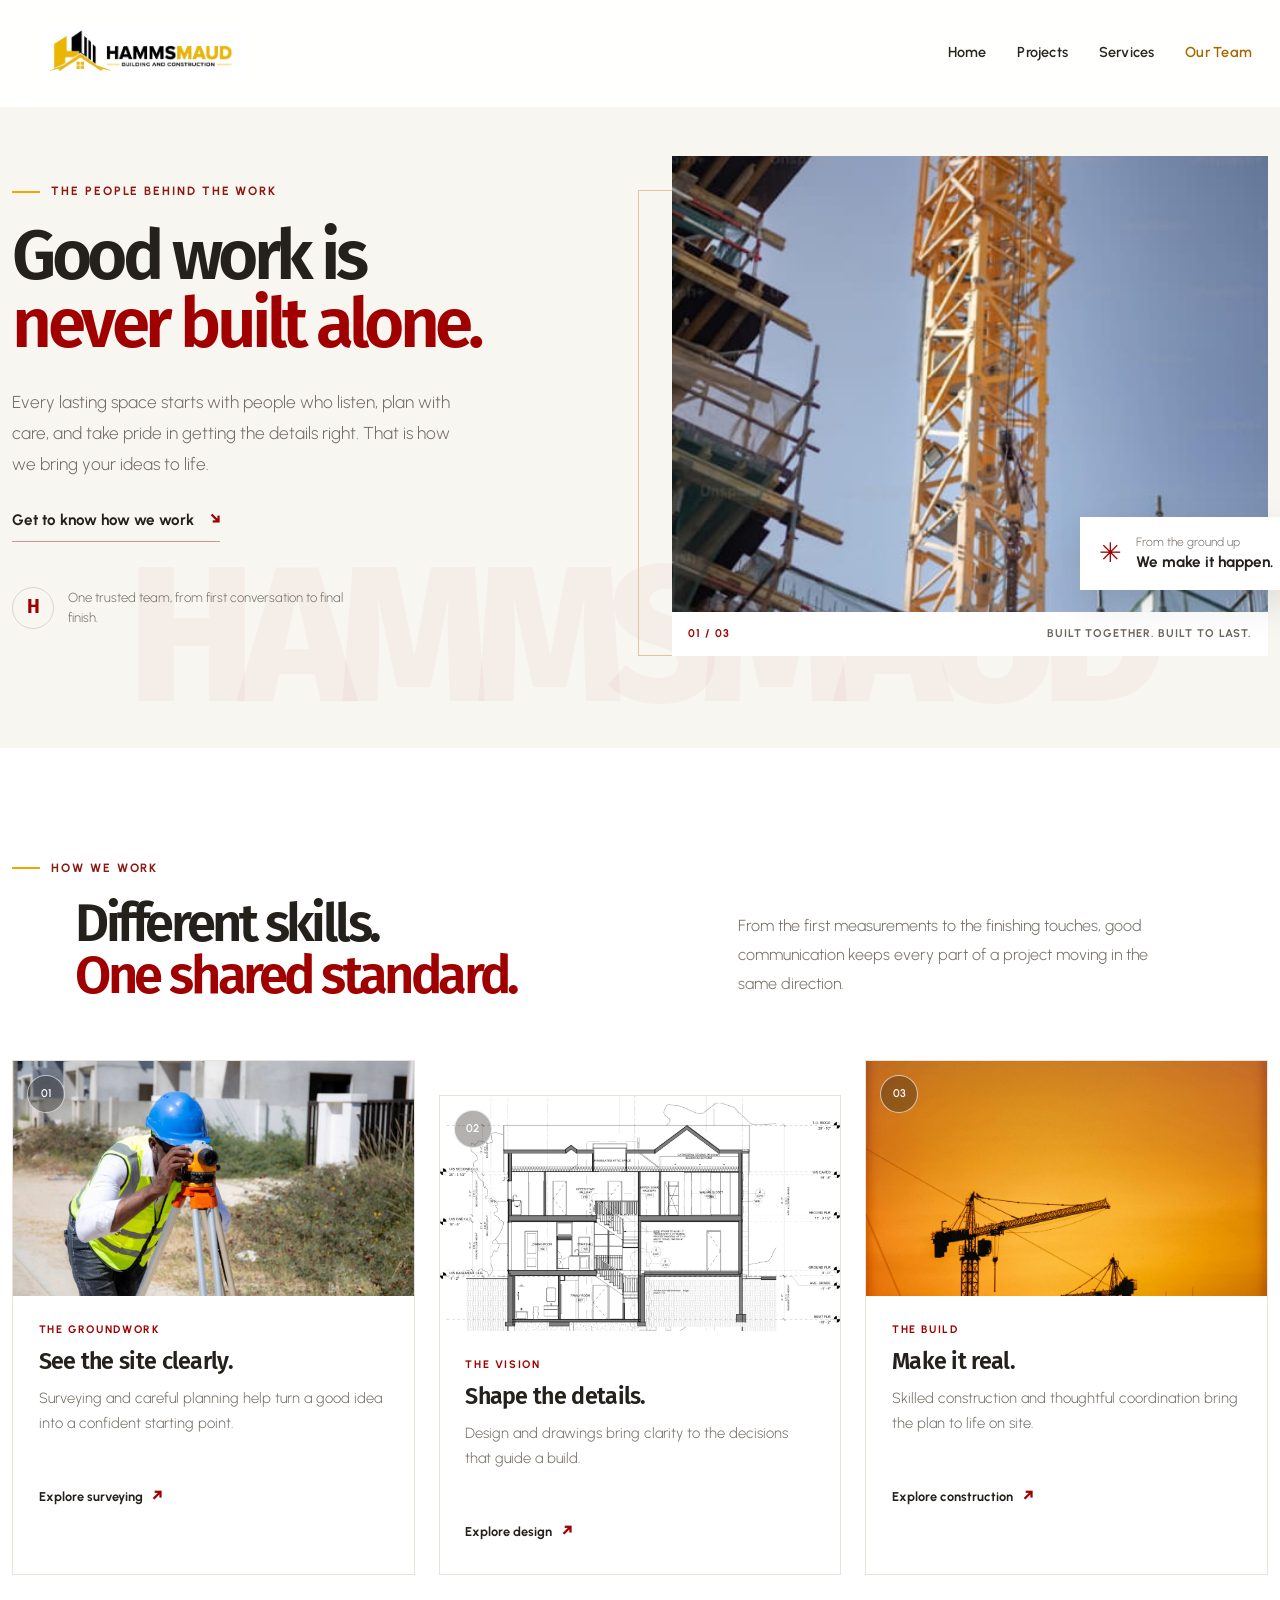
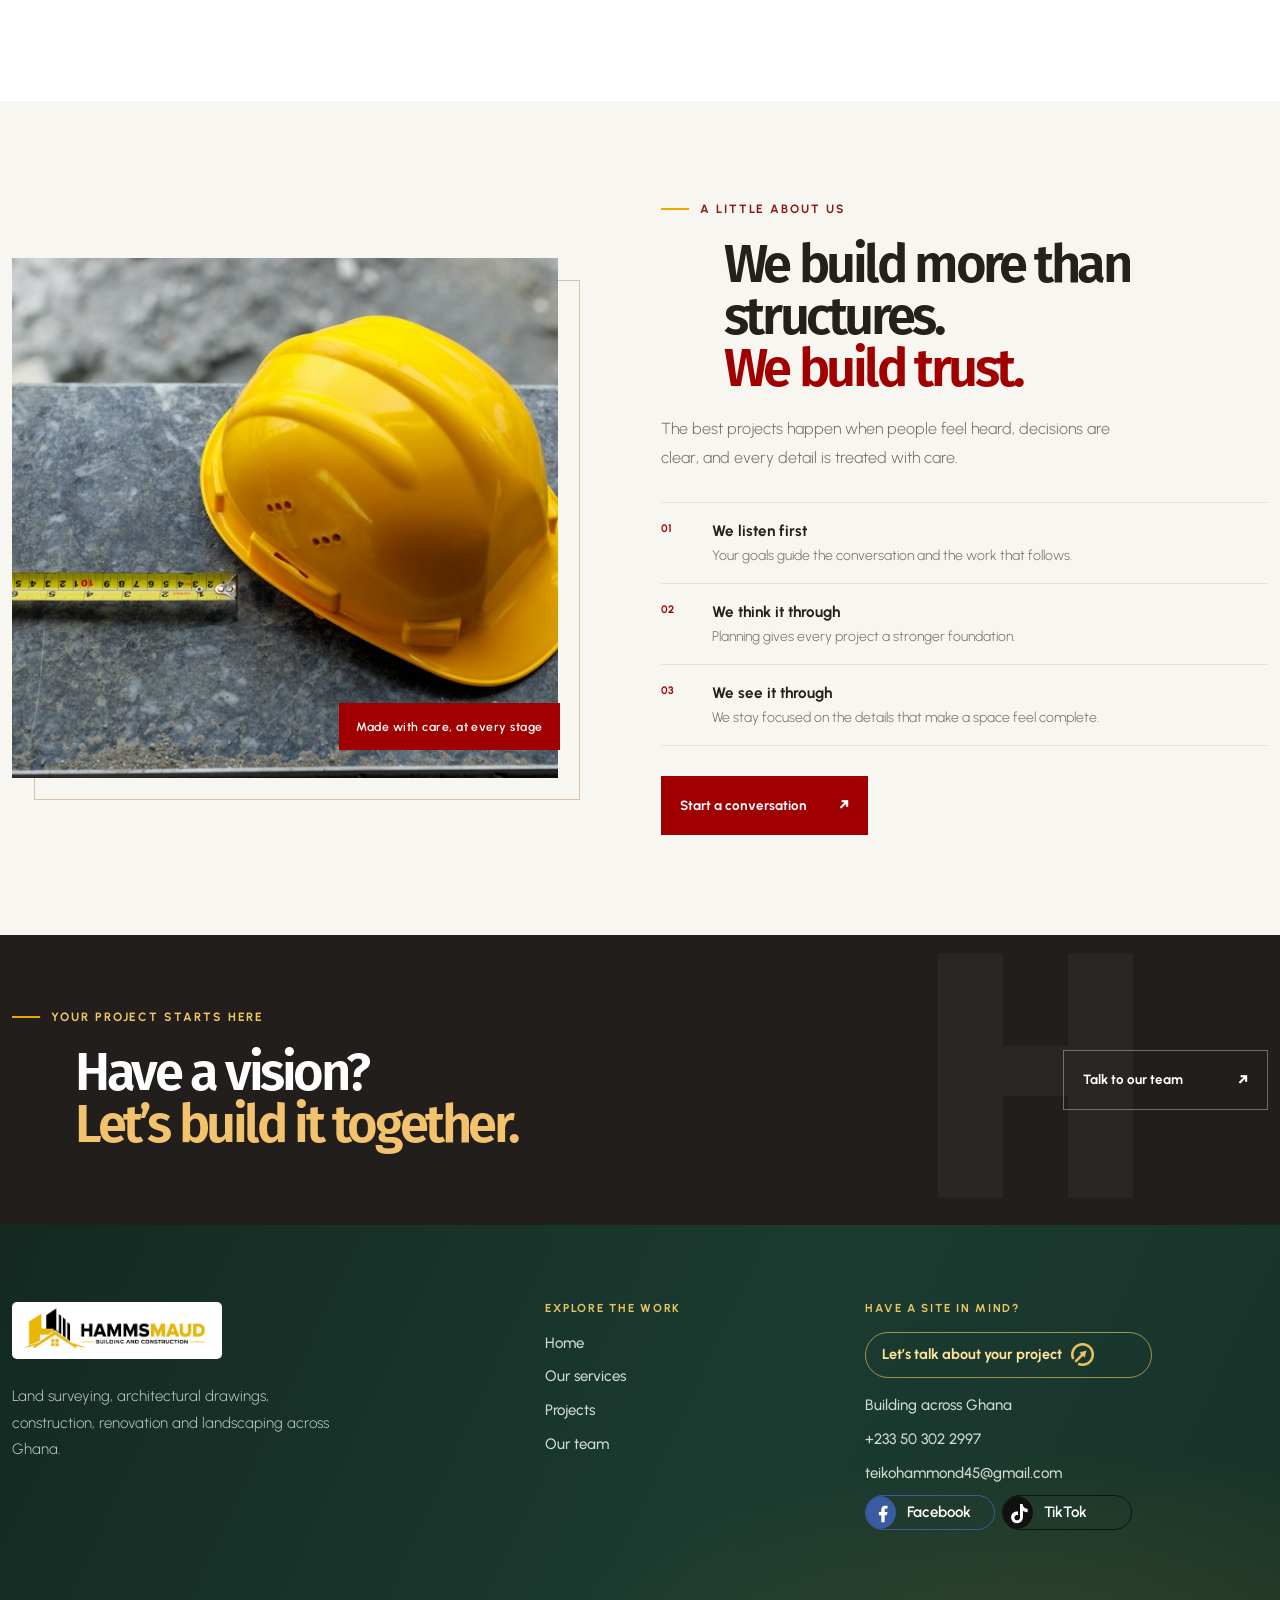
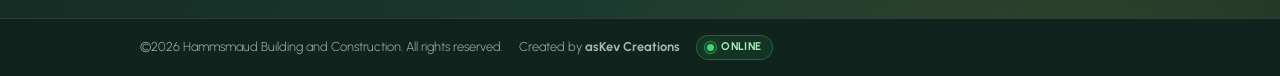
<file: sample.html>
<!doctype html>
<html lang="en">
  <head>
    <script async src="https://www.googletagmanager.com/gtm.js?id=GTM-MZNN6WV5"></script>
    <script>
      window.dataLayer = window.dataLayer || [];
      function gtag(){dataLayer.push(arguments);}
      gtag('js', new Date());
    </script>
    <title>Our People and Approach | Hammsmaud Building and Construction</title>
    <meta charset="utf-8" />
    <meta name="viewport" content="width=device-width, initial-scale=1.0" />
    <meta name="author" content="Hammsmaud Building and Construction" />
    <meta
      name="description"
      content="Meet the people, skills, and shared care behind every Hammsmaud building and construction project."
    />
    <link rel="stylesheet" href="css/bootstrap.min.css" />
    <link rel="stylesheet" href="style.css" />
    <link rel="preconnect" href="https://fonts.googleapis.com" />
    <link rel="preconnect" href="https://fonts.gstatic.com" crossorigin />
    <link
      rel="stylesheet"
      href="https://fonts.googleapis.com/css2?family=Fira+Sans:wght@300;400;500;600;700;800&family=Urbanist:wght@300;400;500;600;700;800&display=swap"
    />
  </head>
  <body class="team-page">
    <header id="header" class="site-header">
      <nav
        id="header-nav"
        class="navbar navbar-expand-lg p-3 py-4 container-fluid border-bottom position-fixed"
      >
        <div class="container-fluid site-navigation-inner">
          <a class="navbar-brand" href="index.html">
            <img
              src="images/h.png"
              class="logo"
              alt="Hammsmaud Building and Construction"
            />
          </a>
          <button
            class="navbar-toggler d-flex d-lg-none order-3 p-2 shadow-none"
            type="button"
            data-bs-toggle="offcanvas"
            data-bs-target="#bdNavbar"
            aria-controls="bdNavbar"
            aria-expanded="false"
            aria-label="Toggle navigation"
          >
            <svg class="navbar-icon text-black" aria-hidden="true">
              <use href="#navbar-icon"></use>
            </svg>
          </button>
          <div
            class="offcanvas offcanvas-lg offcanvas-end site-navigation-panel"
            tabindex="-1"
            id="bdNavbar"
            aria-labelledby="bdNavbarOffcanvasLabel"
          >
            <div class="offcanvas-header site-navigation-heading-wrap">
              <div class="site-navigation-heading">
                <p id="bdNavbarOffcanvasLabel">
                  HAMMSMAUD<br />Building and Construction
                </p>
              </div>
              <button
                type="button"
                class="btn-close btn-close-black"
                data-bs-dismiss="offcanvas"
                aria-label="Close"
              ></button>
            </div>
            <div class="offcanvas-body">
              <ul
                class="navbar-nav site-navigation-links text-titlecase fw-bold justify-content-lg-center align-items-center text-center flex-grow-1"
              >
                <li class="nav-item me-5">
                  <a class="nav-link" href="index.html">Home</a>
                </li>
                <li class="nav-item me-5">
                  <a class="nav-link" href="project.html">Projects</a>
                </li>
                <li class="nav-item me-5">
                  <a class="nav-link" href="services.html">Services</a>
                </li>
                
                <li class="nav-item me-5">
                  <a
                    class="nav-link active"
                    href="team.html"
                    aria-current="page"
                    >Our Team</a
                  >
                </li>
              </ul>
              <div class="site-navigation-note">
                <span>BUILD WITH CONFIDENCE</span>
                <p>Have a project in mind?</p>
                <div
                  class="site-navigation-social"
                  role="group"
                  aria-label="Social media"
                >
                  <a
                    class="site-navigation-social-button site-navigation-social-button--facebook"
                    href="https://www.facebook.com/"
                    target="_blank"
                    rel="noopener noreferrer"
                    aria-label="Facebook"
                    ><span
                      class="site-navigation-social-icon"
                      aria-hidden="true"
                      >f</span
                    >Facebook</a
                  >
                  <a
                    class="site-navigation-social-button site-navigation-social-button--tiktok"
                    href="https://www.tiktok.com/"
                    target="_blank"
                    rel="noopener noreferrer"
                    aria-label="TikTok"
                    ><span
                      class="site-navigation-social-icon"
                      aria-hidden="true"
                      >&#9835;</span
                    >TikTok</a
                  >
                </div>
                <a href="https://wa.me/233503022997"
                  >Talk to our team
                  <img
                    class="inline-arrow-icon"
                    src="images/top-left.png"
                    alt=""
                    aria-hidden="true"
                /></a>
              </div>
            </div>
          </div>
        </div>
      </nav>
    </header>

    <main>
      <section class="team-hero">
        <div class="container team-hero__grid">
          <div class="team-hero__copy">
            <p class="team-eyebrow"><span></span> The people behind the work</p>
            <h1>Good work is<br /><em>never built alone.</em></h1>
            <p class="team-hero__intro">
              Every lasting space starts with people who listen, plan with care,
              and take pride in getting the details right. That is how we bring
              your ideas to life.
            </p>
            <a class="team-text-link" href="#how-we-work"
              >Get to know how we work <span aria-hidden="true">↘</span></a
            >
            <div class="team-hero__note">
              <span class="team-hero__note-mark" aria-hidden="true">H</span
              ><span
                >One trusted team, from first conversation to final
                finish.</span
              >
            </div>
          </div>
          <div class="team-hero__visual" aria-label="Construction team at work">
            <img
              class="team-hero__image"
              src="images/aboutus1.jpg"
              alt="A construction site taking shape, with a crane above the building structure"
            />
            <div class="team-hero__image-caption">
              <span>01 / 03</span><span>Built together. Built to last.</span>
            </div>
            <div class="team-hero__floating-card">
              <span class="team-hero__floating-icon" aria-hidden="true">✳</span
              ><span
                >From the ground up<br /><strong
                  >We make it happen.</strong
                ></span
              >
            </div>
          </div>
        </div>
        <div class="team-hero__watermark" aria-hidden="true">HAMMSMAUD</div>
      </section>

      <section class="team-intro" id="how-we-work">
        <div class="container">
          <div class="team-section-heading">
            <p class="team-eyebrow"><span></span> How we work</p>
            <h2>Different skills.<br /><em>One shared standard.</em></h2>
            <p>
              From the first measurements to the finishing touches, good
              communication keeps every part of a project moving in the same
              direction.
            </p>
          </div>
          <div class="team-craft-grid">
            <article class="team-craft-card">
              <div class="team-craft-card__image">
                <img
                  src="images/land survey.jpg"
                  alt="Land survey equipment ready for a site measurement"
                  loading="lazy"
                /><span>01</span>
              </div>
              <div class="team-craft-card__body">
                <p class="team-craft-card__label">The groundwork</p>
                <h3>See the site clearly.</h3>
                <p>
                  Surveying and careful planning help turn a good idea into a
                  confident starting point.
                </p>
                <a
                  href="service-single-land-survey.html"
                  aria-label="Explore our land surveying service"
                  >Explore surveying <span aria-hidden="true">↗</span></a
                >
              </div>
            </article>
            <article class="team-craft-card team-craft-card--raised">
              <div class="team-craft-card__image">
                <img
                  src="images/architectural drawings.jpg"
                  alt="Architectural drawing showing a building section"
                  loading="lazy"
                /><span>02</span>
              </div>
              <div class="team-craft-card__body">
                <p class="team-craft-card__label">The vision</p>
                <h3>Shape the details.</h3>
                <p>
                  Design and drawings bring clarity to the decisions that guide
                  a build.
                </p>
                <a
                  href="service-single-architectural-drawings.html"
                  aria-label="Explore our architectural drawings service"
                  >Explore design <span aria-hidden="true">↗</span></a
                >
              </div>
            </article>
            <article class="team-craft-card">
              <div class="team-craft-card__image">
                <img
                  src="images/construction-project.jpg"
                  alt="Building work in progress on a construction project"
                  loading="lazy"
                /><span>03</span>
              </div>
              <div class="team-craft-card__body">
                <p class="team-craft-card__label">The build</p>
                <h3>Make it real.</h3>
                <p>
                  Skilled construction and thoughtful coordination bring the
                  plan to life on site.
                </p>
                <a
                  href="service-single-building-construction.html"
                  aria-label="Explore our building construction service"
                  >Explore construction <span aria-hidden="true">↗</span></a
                >
              </div>
            </article>
          </div>
        </div>
      </section>

      <section class="team-values">
        <div class="container team-values__grid">
          <div class="team-values__image-wrap">
            <img
              src="images/con2.jpg"
              alt="A building project with construction work underway"
              loading="lazy"
            /><span class="team-values__image-tag"
              >Made with care, at every stage</span
            >
          </div>
          <div class="team-values__copy">
            <p class="team-eyebrow"><span></span> A little about us</p>
            <h2>
              We build more than structures.<br /><em>We build trust.</em>
            </h2>
            <p class="team-values__lead">
              The best projects happen when people feel heard, decisions are
              clear, and every detail is treated with care.
            </p>
            <div class="team-values__list">
              <div>
                <span>01</span>
                <p>
                  <strong>We listen first</strong><br />Your goals guide the
                  conversation and the work that follows.
                </p>
              </div>
              <div>
                <span>02</span>
                <p>
                  <strong>We think it through</strong><br />Planning gives every
                  project a stronger foundation.
                </p>
              </div>
              <div>
                <span>03</span>
                <p>
                  <strong>We see it through</strong><br />We stay focused on the
                  details that make a space feel complete.
                </p>
              </div>
            </div>
            <a class="team-button" href="https://wa.me/233503022997"
              >Start a conversation <span aria-hidden="true">↗</span></a
            >
          </div>
        </div>
      </section>

      <section class="team-cta">
        <div class="container team-cta__inner">
          <div>
            <p class="team-eyebrow"><span></span> Your project starts here</p>
            <h2>Have a vision?<br /><em>Let’s build it together.</em></h2>
          </div>
          <a href="https://wa.me/233503022997" class="team-cta__link"
            >Talk to our team <span aria-hidden="true">↗</span></a
          >
          <span class="team-cta__decor" aria-hidden="true">H</span>
        </div>
      </section>
    </main>

    <footer id="footer">
      <div class="footer-construction-icons" aria-hidden="true">
        <span
          ><svg viewBox="0 0 48 48">
            <path
              d="M8 29v-5a16 16 0 0 1 32 0v5M4 29h40v5H4zM14 22v7m20-7v7M24 8v5"
            /></svg
        ></span>
        <span
          ><svg viewBox="0 0 48 48">
            <path
              d="M6 13h36v24H6zM6 21h36M6 29h36M18 13v8m12 0v8M18 29v8"
            /></svg
        ></span>
        <span
          ><svg viewBox="0 0 48 48">
            <path
              d="M8 40h32M13 40V10h6v30M16 10h27M19 14l20 10M39 14v12m0 0a5 5 0 0 1-10 0v-2M10 16h9m-6 7h6m-6 7h6"
            /></svg
        ></span>
        <span
          ><svg viewBox="0 0 48 48">
            <path
              d="M7 41V8h34v33M7 41h34M14 15h7v8h-7zm13 0h7v8h-7zm-13 14h7v8h-7zm13 0h7v12h-7z"
            /></svg
        ></span>
        <span
          ><svg viewBox="0 0 48 48">
            <path
              d="M9 39 36 12l5 5-27 27H9zM31 17l5 5M26 22l5 5M21 27l5 5M16 32l5 5"
            /></svg
        ></span>
      </div>
      <div class="container">
        <div class="row">
          <div class="col-lg-5 col-md-6">
            <div class="footer-menu">
              <img
                src="images/h.png"
                alt="Hammsmaud Building and Construction"
              />
              <p>
                Land surveying, architectural drawings, construction, renovation
                and landscaping across Ghana.
              </p>
            </div>
          </div>
          <div class="col-lg-3 col-md-6">
            <div class="footer-menu">
              <h3>Explore the work</h3>
              <ul class="menu-list list-unstyled">
                <li><a href="index.html">Home</a></li>
                <li><a href="services.html">Our services</a></li>
                <li><a href="project.html">Projects</a></li>
                <li><a href="team.html" aria-current="page">Our team</a></li>
              </ul>
            </div>
          </div>
          <div class="col-lg-4 col-md-6">
            <div class="footer-menu">
              <h3>Have a site in mind?</h3>
              <a class="footer-contact-cta" href="https://wa.me/233503022997"
                >Let’s talk about your project
                <img
                  class="inline-arrow-icon"
                  src="images/top-left.png"
                  alt=""
                  aria-hidden="true"
              /></a>
              <ul class="menu-list list-unstyled">
                <li>Building across Ghana</li>
                <li>
                  <a href="https://wa.me/233503022997">+233 50 302 2997</a>
                </li>
                <li class="footer-email-row">
                  <a href="mailto:teikohammond45@gmail.com"
                    >teikohammond45@gmail.com</a
                  >
                  <span
                    class="footer-social-links"
                    role="group"
                    aria-label="Social media"
                  >
                    <a
                      class="footer-social-button footer-social-button--facebook"
                      href="https://www.facebook.com/"
                      target="_blank"
                      rel="noopener noreferrer"
                      aria-label="Facebook"
                      ><span class="footer-social-icon"
                        ><svg viewBox="0 0 24 24" aria-hidden="true">
                          <path
                            d="M14 13.5h2.5l1-4H14v-2c0-1.03 0-2 2-2h1.5V2.14c-.326-.043-1.557-.14-2.857-.14C11.928 2 10 3.657 10 6.7v2.8H7v4h3V22h4v-8.5Z"
                          /></svg></span
                      ><span class="footer-social-text">Facebook</span
                      ><span class="footer-social-action">Connect</span></a
                    >
                    <a
                      class="footer-social-button footer-social-button--tiktok"
                      href="https://www.tiktok.com/"
                      target="_blank"
                      rel="noopener noreferrer"
                      aria-label="TikTok"
                      ><span class="footer-social-icon"
                        ><svg viewBox="0 0 24 24" aria-hidden="true">
                          <path
                            d="M12.525.02c1.31-.02 2.61-.01 3.91-.02.08 1.53.63 3.09 1.75 4.17 1.12 1.08 2.7 1.58 4.19 1.66v4.03c-1.4-.05-2.8-.34-4.06-.94-.55-.25-1.06-.57-1.56-.9-.01 2.77.01 5.54-.02 8.31-.07 1.33-.51 2.65-1.28 3.74-1.24 1.82-3.39 3.01-5.6 3.05-1.36.08-2.72-.29-3.87-.99-1.9-1.14-3.2-3.22-3.39-5.43-.02-.5-.03-1-.01-1.49c.17-1.79 1.06-3.5 2.45-4.64 1.58-1.34 3.79-1.98 5.83-1.6.02 1.48-.04 2.96-.04 4.44-.99-.32-2.15-.23-3.02.37-.63.41-1.12 1.05-1.28 1.79-.14.34-.1.72-.09 1.08.24 1.65 1.83 3.04 3.53 2.89 1.13-.01 2.2-.68 2.78-1.65.19-.33.4-.67.41-1.06.1-1.78.06-3.56.07-5.34.01-4.01-.01-8.02.02-12.03Z"
                          /></svg></span
                      ><span class="footer-social-text">TikTok</span
                      ><span class="footer-social-action">Connect</span></a
                    >
                  </span>
                </li>
              </ul>
            </div>
          </div>
        </div>
      </div>
    </footer>
    <div
      class="footer-bottom d-flex flex-wrap justify-content-between border-top pt-5 pb-3"
    >
      <div class="container">
        <div class="row">
          <div class="col-lg-6">
            <p>
              <span
                >©2026 Hammsmaud Building and Construction. All rights
                reserved.</span
              ><span>Created by <strong>asKev Creations</strong></span
              ><span class="site-live-pill"
                ><span class="site-live-pill__dot" aria-hidden="true"></span
                >Online</span
              >
            </p>
          </div>
        </div>
      </div>
    </div>
    <button
      type="button"
      class="btn btn-lg btn-lg-square rounded-circle back-to-top"
      id="backToTopBtn"
      aria-label="Back to top"
    >
      <svg
        viewBox="0 0 24 24"
        width="20"
        height="20"
        fill="none"
        stroke="currentColor"
        stroke-width="2"
        stroke-linecap="round"
        stroke-linejoin="round"
        aria-hidden="true"
      >
        <path d="M12 19V5M5 12l7-7 7 7" />
      </svg>
    </button>
    <svg
      xmlns="http://www.w3.org/2000/svg"
      class="team-page__symbols"
      aria-hidden="true"
    >
      <symbol id="navbar-icon" viewBox="0 0 24 24">
        <path
          fill="currentColor"
          d="M4 18h16c.55 0 1-.45 1-1s-.45-1-1-1H4c-.55 0-1 .45-1 1s.45 1 1 1m0-5h16c.55 0 1-.45 1-1s-.45-1-1-1H4c-.55 0-1 .45-1 1s.45 1 1 1M3 7c0 .55.45 1 1 1h16c.55 0 1-.45 1-1s-.45-1-1-1H4c-.55 0-1 .45-1 1"
        />
      </symbol>
    </svg>
    <script src="js/jquery-1.11.0.min.js"></script>
    <script src="js/bootstrap.bundle.min.js"></script>
    <script src="js/back-to-top.js"></script>
    <script src="js/navigation-social.js"></script>
    <script src="js/media-skeleton.js"></script>
  </body>
</html>
</file>
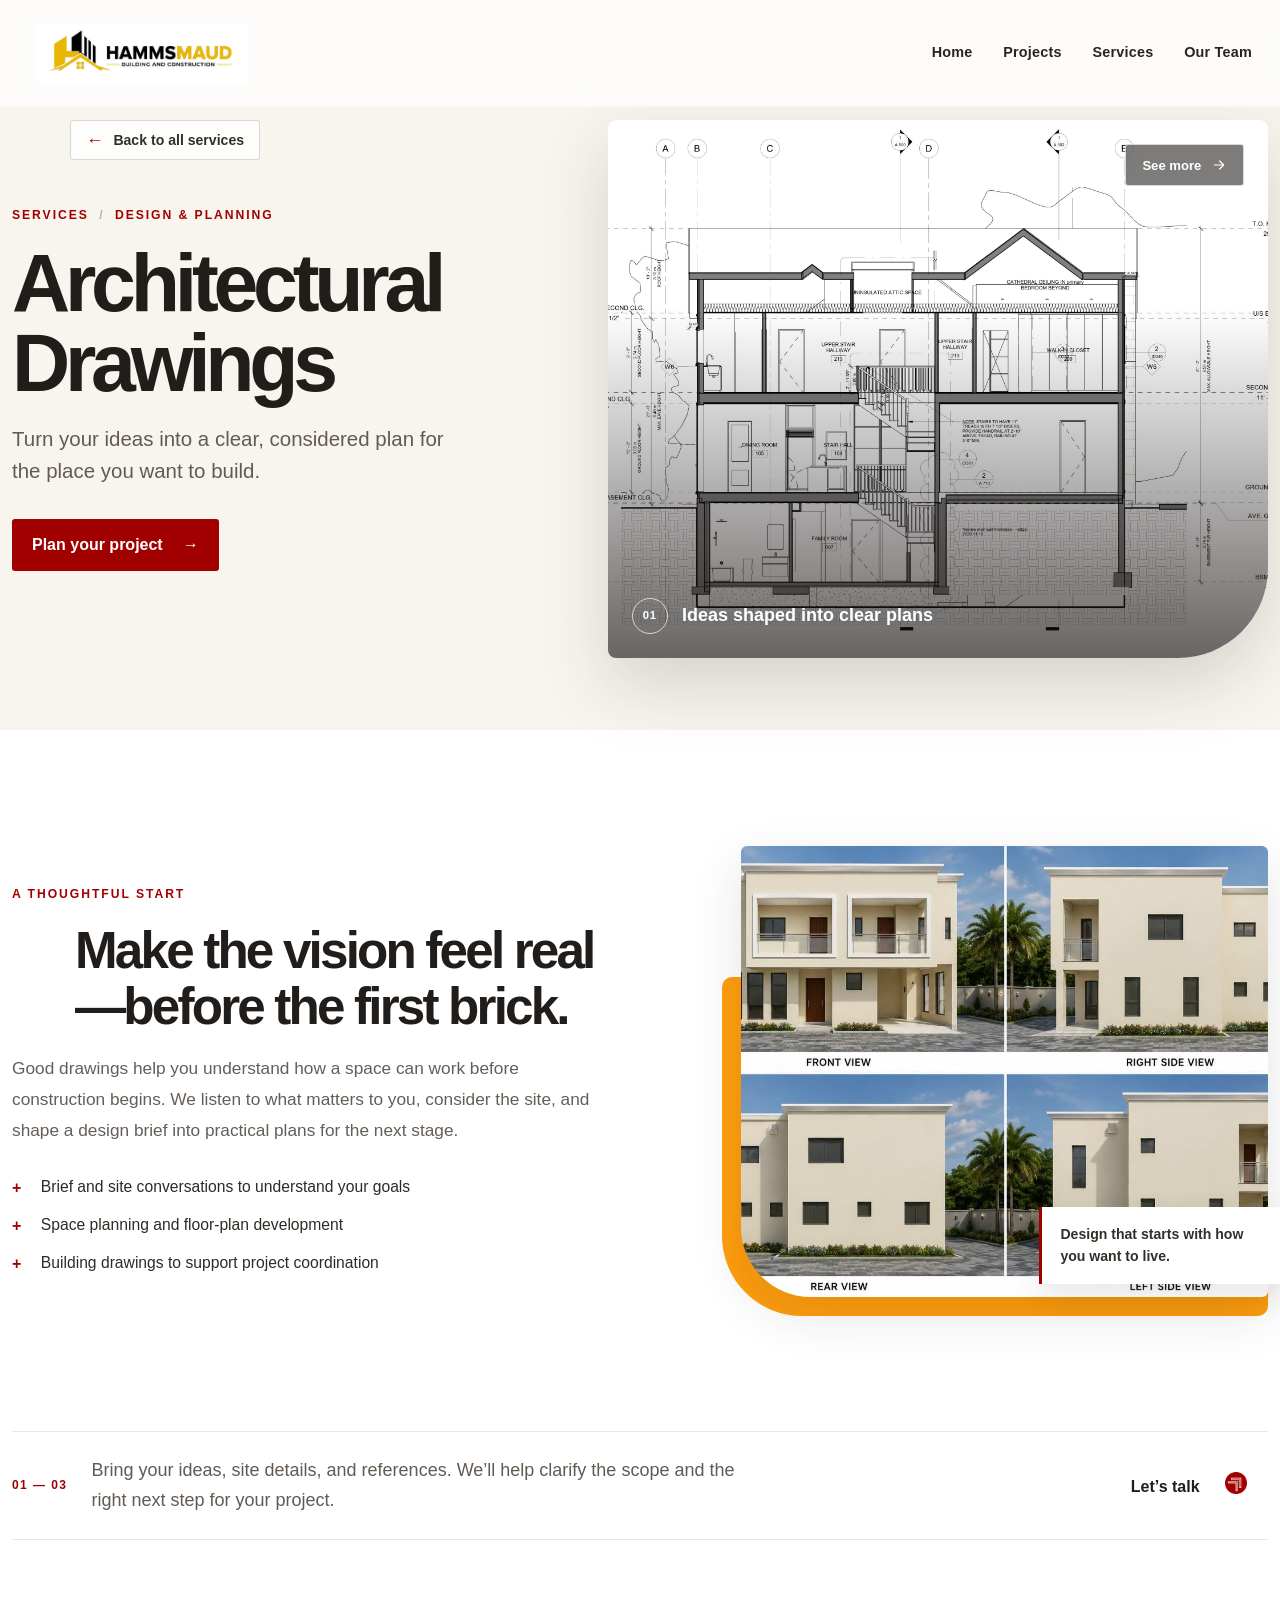
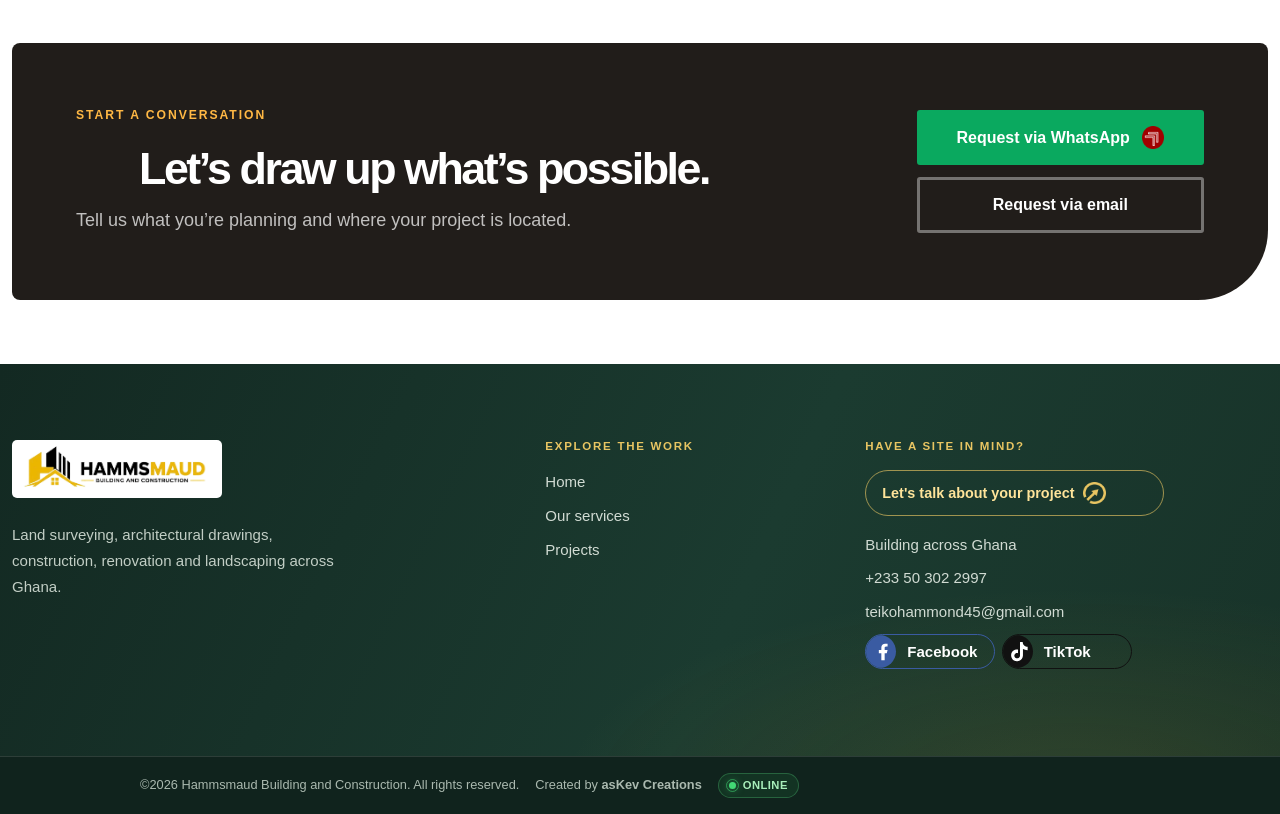
<file: service-single-architectural-drawings.html>
<!doctype html>
<html lang="en">
  <head>
    <script async src="https://www.googletagmanager.com/gtm.js?id=GTM-MZNN6WV5"></script>
    <script>
      window.dataLayer = window.dataLayer || [];
      function gtag(){dataLayer.push(arguments);}
      gtag('js', new Date());
    </script>
    <title>Architectural Drawings | Hammsmaud Building and Construction</title>
    <meta charset="utf-8" />
    <meta name="viewport" content="width=device-width, initial-scale=1" />
    <meta
      name="description"
      content="Architectural drawings and project planning support for your building ideas."
    />
    <link rel="stylesheet" href="css/bootstrap.min.css" />
    <link rel="stylesheet" href="style.css" />
  </head>
  <body>
    <header id="header" class="site-header position-relative">
      <nav
        id="header-nav"
        class="navbar navbar-expand-lg p-3 py-4 container-fluid border-bottom position-fixed"
      >
        <div class="container-fluid site-navigation-inner">
          <a class="navbar-brand" href="index.html"
            ><img
              src="images/h.png"
              class="logo"
              alt="Hammsmaud Building and Construction"
          /></a>
          <button
            class="navbar-toggler d-flex d-lg-none order-3 p-2 shadow-none"
            type="button"
            data-bs-toggle="offcanvas"
            data-bs-target="#bdNavbar"
            aria-controls="bdNavbar"
            aria-expanded="false"
            aria-label="Toggle navigation"
          >
            <span class="site-menu-icon" aria-hidden="true"
              ><span></span><span></span><span></span
            ></span>
          </button>
          <div
            class="offcanvas offcanvas-lg offcanvas-end site-navigation-panel"
            tabindex="-1"
            id="bdNavbar"
            aria-labelledby="bdNavbarOffcanvasLabel"
          >
            <div class="offcanvas-header">
              <div class="site-navigation-heading">
                <p>
                  HAMMSMAUD <br />
                  Building and Construction
                </p>
              </div>
              <button
                type="button"
                class="btn-close btn-close-black"
                data-bs-dismiss="offcanvas"
                aria-label="Close"
                data-bs-target="#bdNavbar"
              ></button>
            </div>
            <div class="offcanvas-body">
              <ul id="navbar" class="navbar-nav site-navigation-links">
                <li class="nav-item">
                  <a class="nav-link" href="index.html">Home</a>
                </li>
                <li class="nav-item">
                  <a class="nav-link" href="project.html">Projects</a>
                </li>
                <li class="nav-item">
                  <a class="nav-link" href="services.html">Services</a>
                </li>
                
                <li class="nav-item">
                  <a class="nav-link" href="team.html">Our Team</a>
                </li>
              </ul>
              <div class="site-navigation-note">
                <span>BUILD WITH CONFIDENCE</span>
                <p>Have a project in mind?</p>
                <div
                  class="site-navigation-social"
                  role="group"
                  aria-label="Social media"
                >
                  <a
                    class="site-navigation-social-button site-navigation-social-button--facebook"
                    href="https://www.facebook.com/"
                    target="_blank"
                    rel="noopener noreferrer"
                    aria-label="Facebook"
                    ><span
                      class="site-navigation-social-icon"
                      aria-hidden="true"
                      >f</span
                    >Facebook</a
                  >
                  <a
                    class="site-navigation-social-button site-navigation-social-button--tiktok"
                    href="https://www.tiktok.com/"
                    target="_blank"
                    rel="noopener noreferrer"
                    aria-label="TikTok"
                    ><span
                      class="site-navigation-social-icon"
                      aria-hidden="true"
                      >&#9835;</span
                    >TikTok</a
                  >
                </div>
                <a href="https://wa.me/233503022997"
                  >Talk to our team
                  <img
                    class="inline-arrow-icon"
                    src="images/top-left.png"
                    alt=""
                    aria-hidden="true"
                /></a>
              </div>
            </div>
          </div>
        </div>
      </nav>
    </header>
    <section class="service-detail-hero service-detail-hero--drawings">
      <a class="service-detail-back-link" href="services.html"
        ><span aria-hidden="true">←</span> Back to all services</a
      >
      <div class="container service-detail-hero__grid">
        <div class="service-detail-hero__copy">
          <p class="service-detail-eyebrow">
            <a href="services.html">Services</a><span>/</span> Design &amp;
            planning
          </p>
          <h1>Architectural<br />Drawings</h1>
          <p class="lead mb-0">
            Turn your ideas into a clear, considered plan for the place you want
            to build.
          </p>
          <div class="service-detail-hero__actions">
            <a class="service-detail-primary-link" href="#booking"
              >Plan your project <span aria-hidden="true">→</span></a
            >
          </div>
        </div>
        <figure
          class="service-detail-hero__media"
          data-service-gallery="architecturaldrawing"
        >
          <img
            src="images/architectural drawings.jpg"
            alt="Architectural section drawing for a two-storey home"
            data-service-gallery-image
          />
          <a
            class="service-detail-gallery-next"
            href="project.html#architecturaldrawing"
            aria-label="See all architectural drawing projects"
          >
            See more
            <svg viewBox="0 0 24 24" aria-hidden="true">
              <path d="M5 12h14m-6-6 6 6-6 6" />
            </svg>
          </a>
          <figcaption aria-live="off">
            <span data-service-gallery-count>01</span>
            <p data-service-gallery-caption>Ideas shaped into clear plans</p>
          </figcaption>
        </figure>
      </div>
    </section>
    <main class="service-detail-main">
      <div class="container">
        <section class="service-detail-story">
          <div class="service-detail-story__copy">
            <p class="service-detail-kicker">A thoughtful start</p>
            <h2>Make the vision feel real—before the first brick.</h2>
            <p>
              Good drawings help you understand how a space can work before
              construction begins. We listen to what matters to you, consider
              the site, and shape a design brief into practical plans for the
              next stage.
            </p>
            <ul class="service-detail-list">
              <li>Brief and site conversations to understand your goals</li>
              <li>Space planning and floor-plan development</li>
              <li>Building drawings to support project coordination</li>
            </ul>
          </div>
          <figure class="service-detail-story__image">
            <img
              src="images/A1.jpg"
              alt="Architectural drawing project example"
              loading="lazy"
            />
            <figcaption>
              Design that starts with how you want to live.
            </figcaption>
          </figure>
        </section>
        <section class="service-detail-note">
          <span class="service-detail-note__number">01 — 03</span>
          <p>
            Bring your ideas, site details, and references. We’ll help clarify
            the scope and the right next step for your project.
          </p>
          <a
            href="#booking"
            aria-label="Discuss your architectural drawings project"
            >Let’s talk
            <img
              class="inline-arrow-icon"
              src="images/right-up-arrow.png"
              alt=""
              aria-hidden="true"
          /></a>
        </section>
        <section
          class="service-booking-panel"
          id="booking"
          aria-labelledby="booking-title"
        >
          <div class="footer-construction-icons" aria-hidden="true">
            <span
              ><svg viewBox="0 0 48 48">
                <path
                  d="M8 29v-5a16 16 0 0 1 32 0v5M4 29h40v5H4zM14 22v7m20-7v7M24 8v5"
                /></svg
            ></span>
            <span
              ><svg viewBox="0 0 48 48">
                <path
                  d="M6 13h36v24H6zM6 21h36M6 29h36M18 13v8m12 0v8M18 29v8"
                /></svg
            ></span>
            <span
              ><svg viewBox="0 0 48 48">
                <path
                  d="M8 40h32M13 40V10h6v30M16 10h27M19 14l20 10M39 14v12m0 0a5 5 0 0 1-10 0v-2M10 16h9m-6 7h6m-6 7h6"
                /></svg
            ></span>
            <span
              ><svg viewBox="0 0 48 48">
                <path
                  d="M7 41V8h34v33M7 41h34M14 15h7v8h-7zm13 0h7v8h-7zm-13 14h7v8h-7zm13 0h7v12h-7z"
                /></svg
            ></span>
            <span
              ><svg viewBox="0 0 48 48">
                <path
                  d="M9 39 36 12l5 5-27 27H9zM31 17l5 5M26 22l5 5M21 27l5 5M16 32l5 5"
                /></svg
            ></span>
          </div>
          <div>
            <p class="service-detail-kicker">Start a conversation</p>
            <h2 id="booking-title">Let’s draw up what’s possible.</h2>
            <p>
              Tell us what you’re planning and where your project is located.
            </p>
          </div>
          <div class="service-booking-actions">
            <a
              class="service-booking-button"
              href="https://wa.me/233503022997?text=Hello%2C%20I%27d%20like%20to%20book%20Architectural%20Drawings.%20Please%20contact%20me%20to%20discuss%20my%20project."
              >Request via WhatsApp
              <img
                class="inline-arrow-icon"
                src="images/right-up-arrow.png"
                alt=""
                aria-hidden="true"
            /></a>
            <a
              class="service-booking-button service-booking-button--email"
              href="mailto:teikohammond45@gmail.com?subject=Architectural%20Drawings%20booking%20request&body=Hello%2C%20I%27d%20like%20to%20discuss%20architectural%20drawings.%20My%20project%20location%20is%3A"
              >Request via email</a
            >
          </div>
        </section>
      </div>
    </main>
    <footer id="footer">
      <div class="footer-construction-icons" aria-hidden="true">
        <span
          ><svg viewBox="0 0 48 48">
            <path d="M8 29v-5a16 16 0 0 1 32 0v5M4 29h40v5H4z" />
            <path d="M14 22v7m20-7v7M24 8v5" /></svg
        ></span>
        <span
          ><svg viewBox="0 0 48 48">
            <path
              d="M6 13h36v24H6zM6 21h36M6 29h36M18 13v8m12 0v8M18 29v8"
            /></svg
        ></span>
        <span
          ><svg viewBox="0 0 48 48">
            <path
              d="M8 40h32M13 40V10h6v30M16 10h27M19 14l20 10M39 14v12m0 0a5 5 0 0 1-10 0v-2"
            />
            <path d="M10 16h9m-6 7h6m-6 7h6" /></svg
        ></span>
        <span
          ><svg viewBox="0 0 48 48">
            <path
              d="M7 41V8h34v33M7 41h34M14 15h7v8h-7zm13 0h7v8h-7zm-13 14h7v8h-7zm13 0h7v12h-7z"
            /></svg
        ></span>
        <span
          ><svg viewBox="0 0 48 48">
            <path
              d="M9 39 36 12l5 5-27 27H9zM31 17l5 5M26 22l5 5M21 27l5 5M16 32l5 5"
            /></svg
        ></span>
      </div>
      <div class="container">
        <div class="row">
          <div class="col-lg-5 col-md-6">
            <div class="footer-menu">
              <img
                src="images/h.png"
                alt="Hammsmaud Building and Construction"
              />
              <p>
                Land surveying, architectural drawings, construction, renovation
                and landscaping across Ghana.
              </p>
            </div>
          </div>
          <div class="col-lg-3 col-md-6">
            <div class="footer-menu">
              <h3>Explore the work</h3>
              <ul class="menu-list list-unstyled">
                <li><a href="index.html">Home</a></li>
                <li><a href="services.html">Our services</a></li>
                <li><a href="project.html">Projects</a></li>
              </ul>
            </div>
          </div>
          <div class="col-lg-4 col-md-6">
            <div class="footer-menu">
              <h3>Have a site in mind?</h3>
              <a class="footer-contact-cta" href="https://wa.me/233503022997"
                >Let's talk about your project
                <img
                  class="inline-arrow-icon"
                  src="images/top-left.png"
                  alt=""
                  aria-hidden="true"
              /></a>
              <ul class="menu-list list-unstyled">
                <li>Building across Ghana</li>
                <li>
                  <a href="https://wa.me/233503022997">+233 50 302 2997</a>
                </li>
                <li class="footer-email-row">
                  <a href="mailto:teikohammond45@gmail.com"
                    >teikohammond45@gmail.com</a
                  >
                  <span
                    class="footer-social-links"
                    role="group"
                    aria-label="Social media"
                  >
                    <a
                      class="footer-social-button footer-social-button--facebook"
                      href="https://www.facebook.com/"
                      target="_blank"
                      rel="noopener noreferrer"
                      aria-label="Facebook"
                      ><span class="footer-social-icon"
                        ><svg viewBox="0 0 24 24" aria-hidden="true">
                          <path
                            d="M14 13.5h2.5l1-4H14v-2c0-1.03 0-2 2-2h1.5V2.14c-.326-.043-1.557-.14-2.857-.14C11.928 2 10 3.657 10 6.7v2.8H7v4h3V22h4v-8.5Z"
                          /></svg></span
                      ><span class="footer-social-text">Facebook</span
                      ><span class="footer-social-action">Connect</span></a
                    >
                    <a
                      class="footer-social-button footer-social-button--tiktok"
                      href="https://www.tiktok.com/"
                      target="_blank"
                      rel="noopener noreferrer"
                      aria-label="TikTok"
                      ><span class="footer-social-icon"
                        ><svg viewBox="0 0 24 24" aria-hidden="true">
                          <path
                            d="M12.525.02c1.31-.02 2.61-.01 3.91-.02.08 1.53.63 3.09 1.75 4.17 1.12 1.08 2.7 1.58 4.19 1.66v4.03c-1.4-.05-2.8-.34-4.06-.94-.55-.25-1.06-.57-1.56-.9-.01 2.77.01 5.54-.02 8.31-.07 1.33-.51 2.65-1.28 3.74-1.24 1.82-3.39 3.01-5.6 3.05-1.36.08-2.72-.29-3.87-.99-1.9-1.14-3.2-3.22-3.39-5.43-.02-.5-.03-1-.01-1.49.17-1.79 1.06-3.5 2.45-4.64 1.58-1.34 3.79-1.98 5.83-1.6.02 1.48-.04 2.96-.04 4.44-.99-.32-2.15-.23-3.02.37-.63.41-1.12 1.05-1.28 1.79-.14.34-.1.72-.09 1.08.24 1.65 1.83 3.04 3.53 2.89 1.13-.01 2.2-.68 2.78-1.65.19-.33.4-.67.41-1.06.1-1.78.06-3.56.07-5.34.01-4.01-.01-8.02.02-12.03Z"
                          /></svg></span
                      ><span class="footer-social-text">TikTok</span
                      ><span class="footer-social-action">Connect</span></a
                    >
                  </span>
                </li>
              </ul>
            </div>
          </div>
        </div>
      </div>
    </footer>
    <div
      class="footer-bottom d-flex flex-wrap justify-content-between border-top pt-5 pb-3"
    >
      <div class="container">
        <div class="row">
          <div class="col-lg-6">
            <p>
              <span
                >©2026 Hammsmaud Building and Construction. All rights
                reserved.</span
              >
              <span>Created by <strong>asKev Creations</strong></span>
              <span class="site-live-pill"
                ><span class="site-live-pill__dot" aria-hidden="true"></span
                >Online</span
              >
            </p>
          </div>
        </div>
      </div>
    </div>
    <button
      type="button"
      class="btn btn-lg btn-lg-square rounded-circle back-to-top"
      id="backToTopBtn"
      aria-label="Back to top"
    >
      <svg
        viewBox="0 0 24 24"
        width="20"
        height="20"
        fill="none"
        stroke="currentColor"
        stroke-width="2"
        stroke-linecap="round"
        stroke-linejoin="round"
        aria-hidden="true"
      >
        <path d="M12 19V5M5 12l7-7 7 7" />
      </svg>
    </button>
    <script src="js/service-gallery.js"></script>
    <script src="js/back-to-top.js"></script>
    <script src="js/bootstrap.bundle.min.js"></script>
    <script src="js/navigation-social.js"></script>
    <script src="js/media-skeleton.js"></script>
  </body>
</html>
</file>
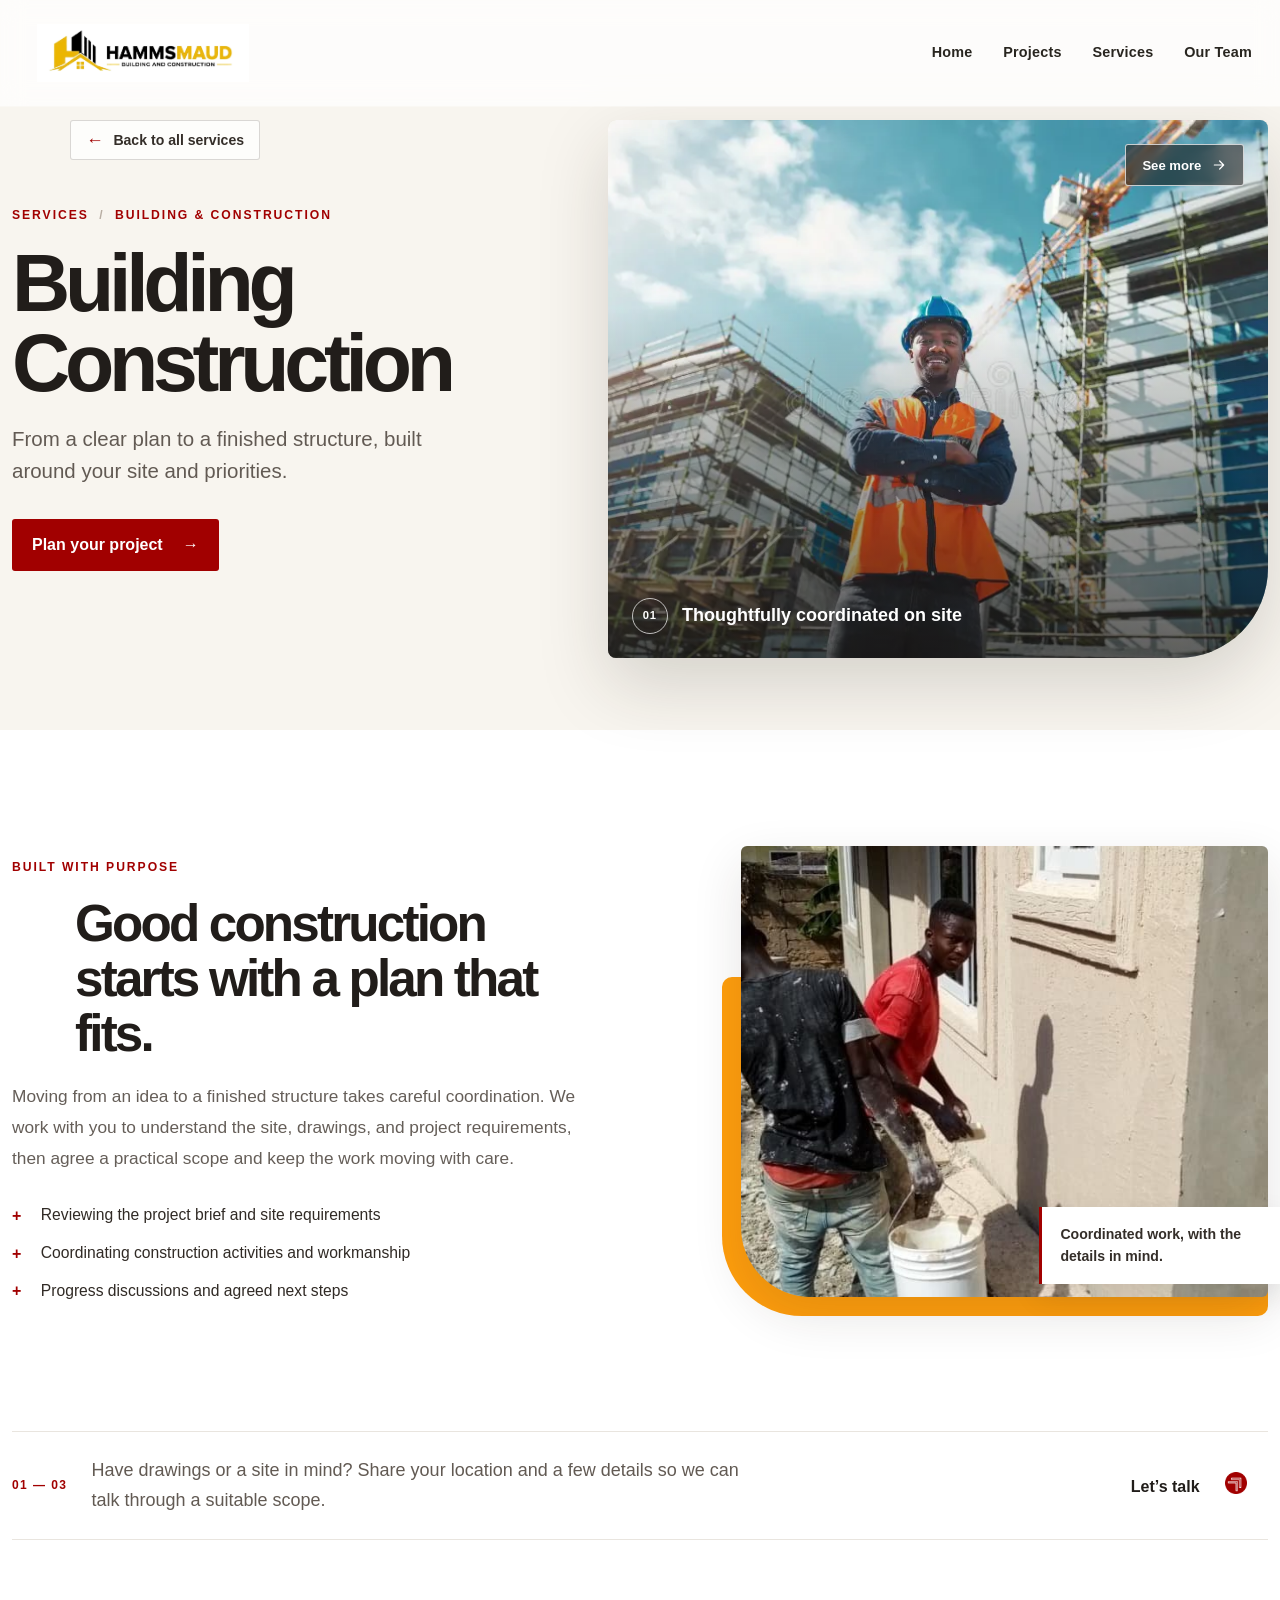
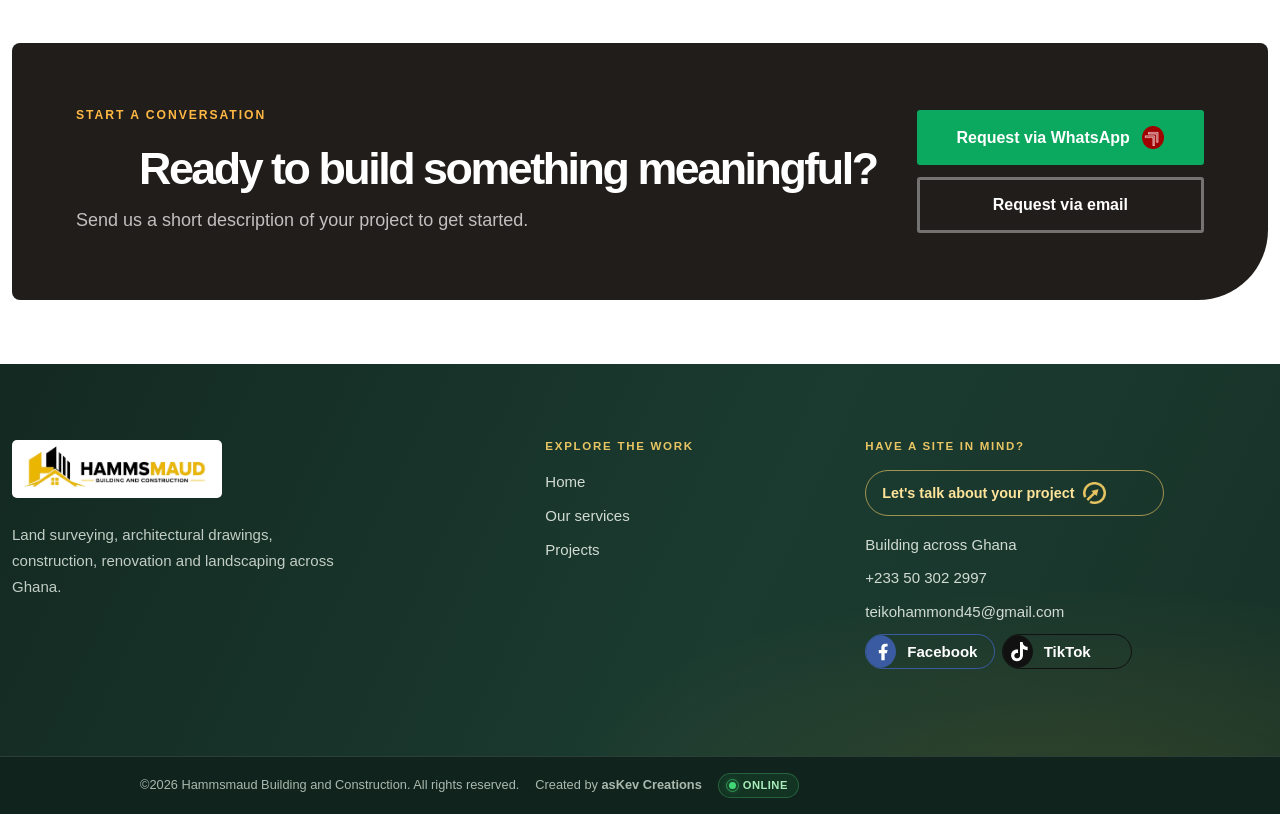
<file: service-single-building-construction.html>
<!doctype html>
<html lang="en">
  <head>
    <script async src="https://www.googletagmanager.com/gtm.js?id=GTM-MZNN6WV5"></script>
    <script>
      window.dataLayer = window.dataLayer || [];
      function gtag(){dataLayer.push(arguments);}
      gtag('js', new Date());
    </script>
    <title>Building Construction | Hammsmaud Building and Construction</title>
    <meta charset="utf-8" />
    <meta name="viewport" content="width=device-width, initial-scale=1" />
    <meta
      name="description"
      content="Building construction support from project planning through on-site construction."
    />
    <link rel="stylesheet" href="css/bootstrap.min.css" />
    <link rel="stylesheet" href="style.css" />
  </head>
  <body>
    <header id="header" class="site-header position-relative">
      <nav
        id="header-nav"
        class="navbar navbar-expand-lg p-3 py-4 container-fluid border-bottom position-fixed"
      >
        <div class="container-fluid site-navigation-inner">
          <a class="navbar-brand" href="index.html"
            ><img
              src="images/h.png"
              class="logo"
              alt="Hammsmaud Building and Construction"
          /></a>
          <button
            class="navbar-toggler d-flex d-lg-none order-3 p-2 shadow-none"
            type="button"
            data-bs-toggle="offcanvas"
            data-bs-target="#bdNavbar"
            aria-controls="bdNavbar"
            aria-expanded="false"
            aria-label="Toggle navigation"
          >
            <span class="site-menu-icon" aria-hidden="true"
              ><span></span><span></span><span></span
            ></span>
          </button>
          <div
            class="offcanvas offcanvas-lg offcanvas-end site-navigation-panel"
            tabindex="-1"
            id="bdNavbar"
            aria-labelledby="bdNavbarOffcanvasLabel"
          >
            <div class="offcanvas-header">
              <div class="site-navigation-heading">
                <p>
                  HAMMSMAUD <br />
                  Building and Construction
                </p>
              </div>
              <button
                type="button"
                class="btn-close btn-close-black"
                data-bs-dismiss="offcanvas"
                aria-label="Close"
                data-bs-target="#bdNavbar"
              ></button>
            </div>
            <div class="offcanvas-body">
              <ul id="navbar" class="navbar-nav site-navigation-links">
                <li class="nav-item">
                  <a class="nav-link" href="index.html">Home</a>
                </li>
                <li class="nav-item">
                  <a class="nav-link" href="project.html">Projects</a>
                </li>
                <li class="nav-item">
                  <a class="nav-link" href="services.html">Services</a>
                </li>
                
                <li class="nav-item">
                  <a class="nav-link" href="team.html">Our Team</a>
                </li>
              </ul>
              <div class="site-navigation-note">
                <span>BUILD WITH CONFIDENCE</span>
                <p>Have a project in mind?</p>
                <div
                  class="site-navigation-social"
                  role="group"
                  aria-label="Social media"
                >
                  <a
                    class="site-navigation-social-button site-navigation-social-button--facebook"
                    href="https://www.facebook.com/"
                    target="_blank"
                    rel="noopener noreferrer"
                    aria-label="Facebook"
                    ><span
                      class="site-navigation-social-icon"
                      aria-hidden="true"
                      >f</span
                    >Facebook</a
                  >
                  <a
                    class="site-navigation-social-button site-navigation-social-button--tiktok"
                    href="https://www.tiktok.com/"
                    target="_blank"
                    rel="noopener noreferrer"
                    aria-label="TikTok"
                    ><span
                      class="site-navigation-social-icon"
                      aria-hidden="true"
                      >&#9835;</span
                    >TikTok</a
                  >
                </div>
                <a href="https://wa.me/233503022997"
                  >Talk to our team
                  <img
                    class="inline-arrow-icon"
                    src="images/top-left.png"
                    alt=""
                    aria-hidden="true"
                /></a>
              </div>
            </div>
          </div>
        </div>
      </nav>
    </header>
    <section class="service-detail-hero service-detail-hero--construction">
      <a class="service-detail-back-link" href="services.html"
        ><span aria-hidden="true">←</span> Back to all services</a
      >
      <div class="container service-detail-hero__grid">
        <div class="service-detail-hero__copy">
          <p class="service-detail-eyebrow">
            <a href="services.html">Services</a><span>/</span> Building &amp;
            construction
          </p>
          <h1>Building<br />Construction</h1>
          <p class="lead mb-0">
            From a clear plan to a finished structure, built around your site
            and priorities.
          </p>
          <div class="service-detail-hero__actions">
            <a class="service-detail-primary-link" href="#booking"
              >Plan your project <span aria-hidden="true">→</span></a
            >
          </div>
        </div>
        <figure
          class="service-detail-hero__media"
          data-service-gallery="buildingconstruction"
        >
          <img
            src="images/build.jpg"
            alt="Building construction work on site"
            data-service-gallery-image
          />
          <a
            class="service-detail-gallery-next"
            href="project.html#buildingconstruction"
            aria-label="See all building construction projects"
          >
            See more
            <svg viewBox="0 0 24 24" aria-hidden="true">
              <path d="M5 12h14m-6-6 6 6-6 6" />
            </svg>
          </a>
          <figcaption aria-live="off">
            <span data-service-gallery-count>01</span>
            <p data-service-gallery-caption>Thoughtfully coordinated on site</p>
          </figcaption>
        </figure>
      </div>
    </section>
    <main class="service-detail-main">
      <div class="container">
        <section class="service-detail-story">
          <div class="service-detail-story__copy">
            <p class="service-detail-kicker">Built with purpose</p>
            <h2>Good construction starts with a plan that fits.</h2>
            <p>
              Moving from an idea to a finished structure takes careful
              coordination. We work with you to understand the site, drawings,
              and project requirements, then agree a practical scope and keep
              the work moving with care.
            </p>
            <ul class="service-detail-list">
              <li>Reviewing the project brief and site requirements</li>
              <li>Coordinating construction activities and workmanship</li>
              <li>Progress discussions and agreed next steps</li>
            </ul>
          </div>
          <figure class="service-detail-story__image">
            <img
              src="images/BD1.jpg"
              alt="Building construction project in progress"
              loading="lazy"
            />
            <figcaption>Coordinated work, with the details in mind.</figcaption>
          </figure>
        </section>
        <section class="service-detail-note">
          <span class="service-detail-note__number">01 — 03</span>
          <p>
            Have drawings or a site in mind? Share your location and a few
            details so we can talk through a suitable scope.
          </p>
          <a
            href="#booking"
            aria-label="Discuss your building construction project"
            >Let’s talk
            <img
              class="inline-arrow-icon"
              src="images/right-up-arrow.png"
              alt=""
              aria-hidden="true"
          /></a>
        </section>
        <section
          class="service-booking-panel"
          id="booking"
          aria-labelledby="booking-title"
        >
          <div class="footer-construction-icons" aria-hidden="true">
            <span
              ><svg viewBox="0 0 48 48">
                <path
                  d="M8 29v-5a16 16 0 0 1 32 0v5M4 29h40v5H4zM14 22v7m20-7v7M24 8v5"
                /></svg
            ></span>
            <span
              ><svg viewBox="0 0 48 48">
                <path
                  d="M6 13h36v24H6zM6 21h36M6 29h36M18 13v8m12 0v8M18 29v8"
                /></svg
            ></span>
            <span
              ><svg viewBox="0 0 48 48">
                <path
                  d="M8 40h32M13 40V10h6v30M16 10h27M19 14l20 10M39 14v12m0 0a5 5 0 0 1-10 0v-2M10 16h9m-6 7h6m-6 7h6"
                /></svg
            ></span>
            <span
              ><svg viewBox="0 0 48 48">
                <path
                  d="M7 41V8h34v33M7 41h34M14 15h7v8h-7zm13 0h7v8h-7zm-13 14h7v8h-7zm13 0h7v12h-7z"
                /></svg
            ></span>
            <span
              ><svg viewBox="0 0 48 48">
                <path
                  d="M9 39 36 12l5 5-27 27H9zM31 17l5 5M26 22l5 5M21 27l5 5M16 32l5 5"
                /></svg
            ></span>
          </div>
          <div>
            <p class="service-detail-kicker">Start a conversation</p>
            <h2 id="booking-title">Ready to build something meaningful?</h2>
            <p>Send us a short description of your project to get started.</p>
          </div>
          <div class="service-booking-actions">
            <a
              class="service-booking-button"
              href="https://wa.me/233503022997?text=Hello%2C%20I%27d%20like%20to%20book%20Building%20Construction.%20Please%20contact%20me%20to%20discuss%20my%20project."
              >Request via WhatsApp
              <img
                class="inline-arrow-icon"
                src="images/right-up-arrow.png"
                alt=""
                aria-hidden="true"
            /></a>
            <a
              class="service-booking-button service-booking-button--email"
              href="mailto:teikohammond45@gmail.com?subject=Building%20Construction%20booking%20request&body=Hello%2C%20I%27d%20like%20to%20discuss%20building%20construction.%20My%20project%20location%20is%3A"
              >Request via email</a
            >
          </div>
        </section>
      </div>
    </main>
    <footer id="footer">
      <div class="footer-construction-icons" aria-hidden="true">
        <span
          ><svg viewBox="0 0 48 48">
            <path d="M8 29v-5a16 16 0 0 1 32 0v5M4 29h40v5H4z" />
            <path d="M14 22v7m20-7v7M24 8v5" /></svg
        ></span>
        <span
          ><svg viewBox="0 0 48 48">
            <path
              d="M6 13h36v24H6zM6 21h36M6 29h36M18 13v8m12 0v8M18 29v8"
            /></svg
        ></span>
        <span
          ><svg viewBox="0 0 48 48">
            <path
              d="M8 40h32M13 40V10h6v30M16 10h27M19 14l20 10M39 14v12m0 0a5 5 0 0 1-10 0v-2"
            />
            <path d="M10 16h9m-6 7h6m-6 7h6" /></svg
        ></span>
        <span
          ><svg viewBox="0 0 48 48">
            <path
              d="M7 41V8h34v33M7 41h34M14 15h7v8h-7zm13 0h7v8h-7zm-13 14h7v8h-7zm13 0h7v12h-7z"
            /></svg
        ></span>
        <span
          ><svg viewBox="0 0 48 48">
            <path
              d="M9 39 36 12l5 5-27 27H9zM31 17l5 5M26 22l5 5M21 27l5 5M16 32l5 5"
            /></svg
        ></span>
      </div>
      <div class="container">
        <div class="row">
          <div class="col-lg-5 col-md-6">
            <div class="footer-menu">
              <img
                src="images/h.png"
                alt="Hammsmaud Building and Construction"
              />
              <p>
                Land surveying, architectural drawings, construction, renovation
                and landscaping across Ghana.
              </p>
            </div>
          </div>
          <div class="col-lg-3 col-md-6">
            <div class="footer-menu">
              <h3>Explore the work</h3>
              <ul class="menu-list list-unstyled">
                <li><a href="index.html">Home</a></li>
                <li><a href="services.html">Our services</a></li>
                <li><a href="project.html">Projects</a></li>
              </ul>
            </div>
          </div>
          <div class="col-lg-4 col-md-6">
            <div class="footer-menu">
              <h3>Have a site in mind?</h3>
              <a class="footer-contact-cta" href="https://wa.me/233503022997"
                >Let's talk about your project
                <img
                  class="inline-arrow-icon"
                  src="images/top-left.png"
                  alt=""
                  aria-hidden="true"
              /></a>
              <ul class="menu-list list-unstyled">
                <li>Building across Ghana</li>
                <li>
                  <a href="https://wa.me/233503022997">+233 50 302 2997</a>
                </li>
                <li class="footer-email-row">
                  <a href="mailto:teikohammond45@gmail.com"
                    >teikohammond45@gmail.com</a
                  >
                  <span
                    class="footer-social-links"
                    role="group"
                    aria-label="Social media"
                  >
                    <a
                      class="footer-social-button footer-social-button--facebook"
                      href="https://www.facebook.com/"
                      target="_blank"
                      rel="noopener noreferrer"
                      aria-label="Facebook"
                      ><span class="footer-social-icon"
                        ><svg viewBox="0 0 24 24" aria-hidden="true">
                          <path
                            d="M14 13.5h2.5l1-4H14v-2c0-1.03 0-2 2-2h1.5V2.14c-.326-.043-1.557-.14-2.857-.14C11.928 2 10 3.657 10 6.7v2.8H7v4h3V22h4v-8.5Z"
                          /></svg></span
                      ><span class="footer-social-text">Facebook</span
                      ><span class="footer-social-action">Connect</span></a
                    >
                    <a
                      class="footer-social-button footer-social-button--tiktok"
                      href="https://www.tiktok.com/"
                      target="_blank"
                      rel="noopener noreferrer"
                      aria-label="TikTok"
                      ><span class="footer-social-icon"
                        ><svg viewBox="0 0 24 24" aria-hidden="true">
                          <path
                            d="M12.525.02c1.31-.02 2.61-.01 3.91-.02.08 1.53.63 3.09 1.75 4.17 1.12 1.08 2.7 1.58 4.19 1.66v4.03c-1.4-.05-2.8-.34-4.06-.94-.55-.25-1.06-.57-1.56-.9-.01 2.77.01 5.54-.02 8.31-.07 1.33-.51 2.65-1.28 3.74-1.24 1.82-3.39 3.01-5.6 3.05-1.36.08-2.72-.29-3.87-.99-1.9-1.14-3.2-3.22-3.39-5.43-.02-.5-.03-1-.01-1.49.17-1.79 1.06-3.5 2.45-4.64 1.58-1.34 3.79-1.98 5.83-1.6.02 1.48-.04 2.96-.04 4.44-.99-.32-2.15-.23-3.02.37-.63.41-1.12 1.05-1.28 1.79-.14.34-.1.72-.09 1.08.24 1.65 1.83 3.04 3.53 2.89 1.13-.01 2.2-.68 2.78-1.65.19-.33.4-.67.41-1.06.1-1.78.06-3.56.07-5.34.01-4.01-.01-8.02.02-12.03Z"
                          /></svg></span
                      ><span class="footer-social-text">TikTok</span
                      ><span class="footer-social-action">Connect</span></a
                    >
                  </span>
                </li>
              </ul>
            </div>
          </div>
        </div>
      </div>
    </footer>
    <div
      class="footer-bottom d-flex flex-wrap justify-content-between border-top pt-5 pb-3"
    >
      <div class="container">
        <div class="row">
          <div class="col-lg-6">
            <p>
              <span
                >©2026 Hammsmaud Building and Construction. All rights
                reserved.</span
              >
              <span>Created by <strong>asKev Creations</strong></span>
              <span class="site-live-pill"
                ><span class="site-live-pill__dot" aria-hidden="true"></span
                >Online</span
              >
            </p>
          </div>
        </div>
      </div>
    </div>
    <button
      type="button"
      class="btn btn-lg btn-lg-square rounded-circle back-to-top"
      id="backToTopBtn"
      aria-label="Back to top"
    >
      <svg
        viewBox="0 0 24 24"
        width="20"
        height="20"
        fill="none"
        stroke="currentColor"
        stroke-width="2"
        stroke-linecap="round"
        stroke-linejoin="round"
        aria-hidden="true"
      >
        <path d="M12 19V5M5 12l7-7 7 7" />
      </svg>
    </button>
    <script src="js/service-gallery.js"></script>
    <script src="js/back-to-top.js"></script>
    <script src="js/bootstrap.bundle.min.js"></script>
    <script src="js/navigation-social.js"></script>
    <script src="js/media-skeleton.js"></script>
  </body>
</html>
</file>
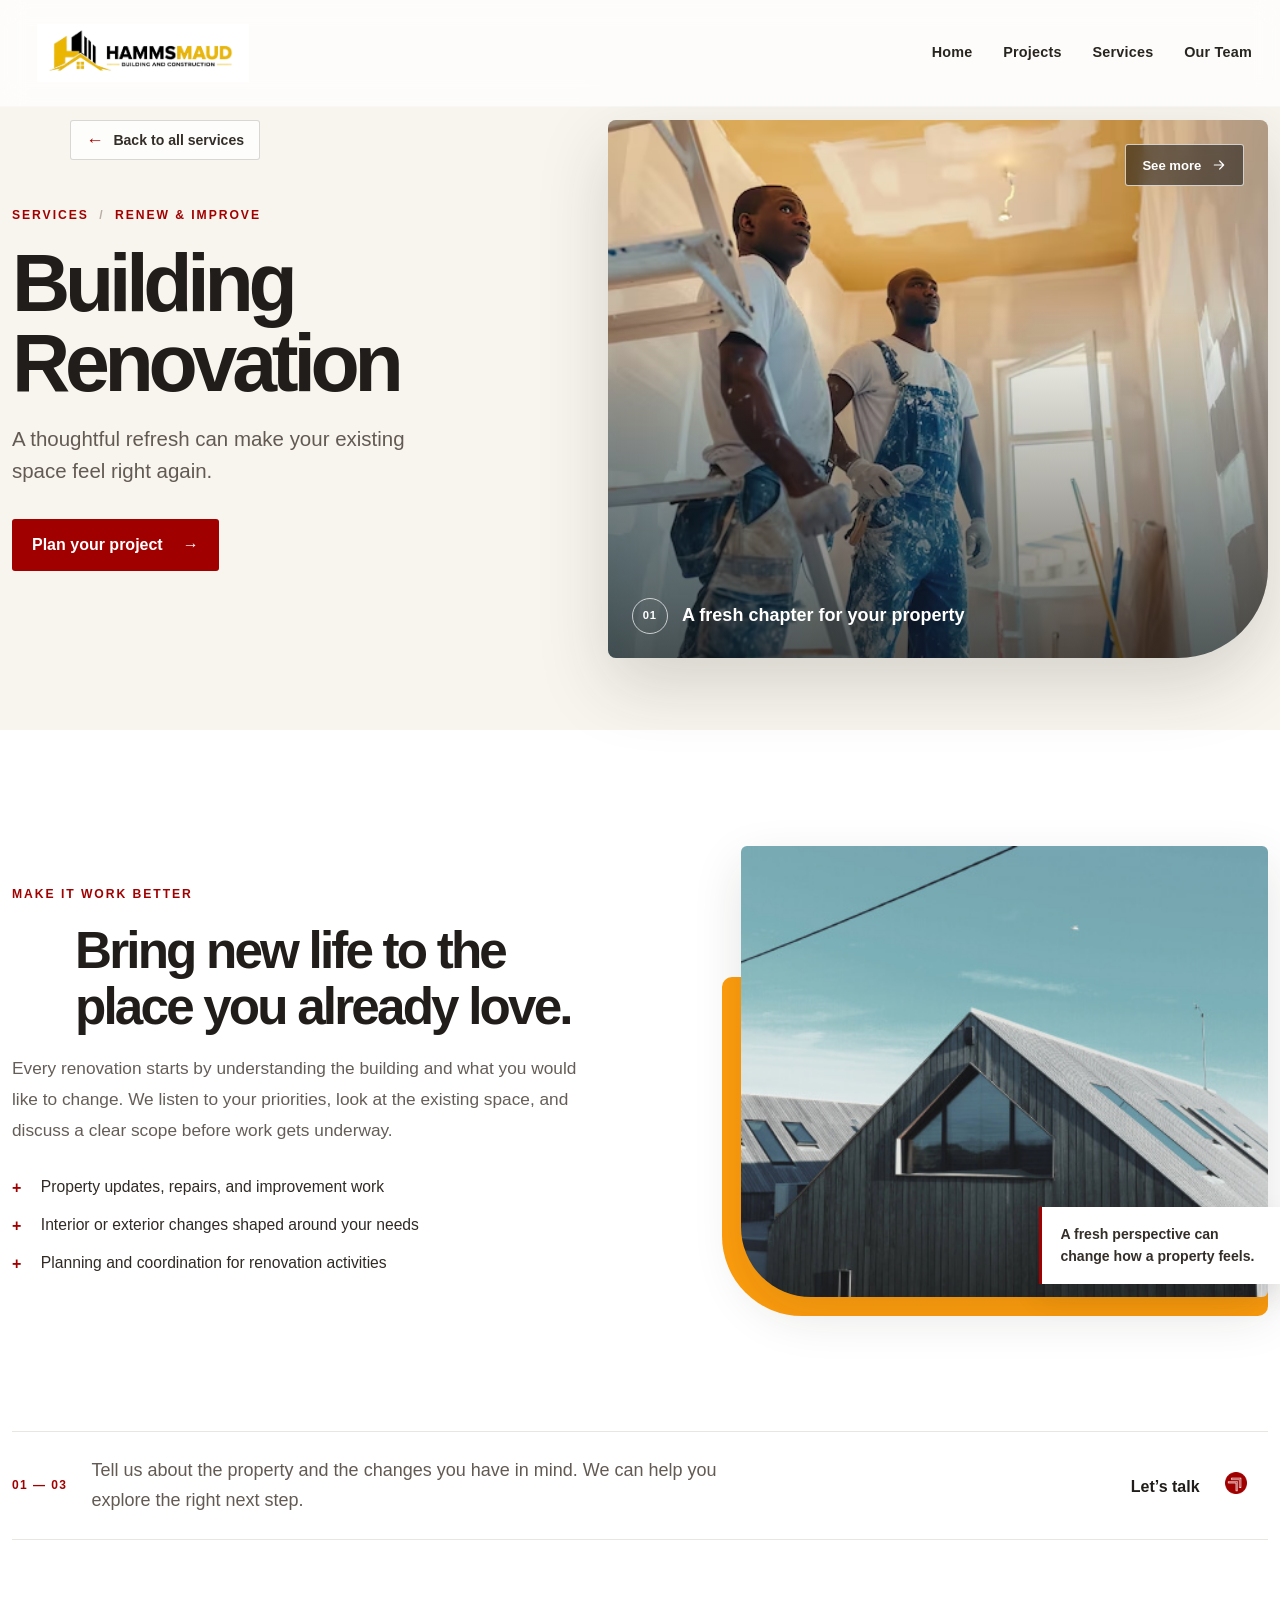
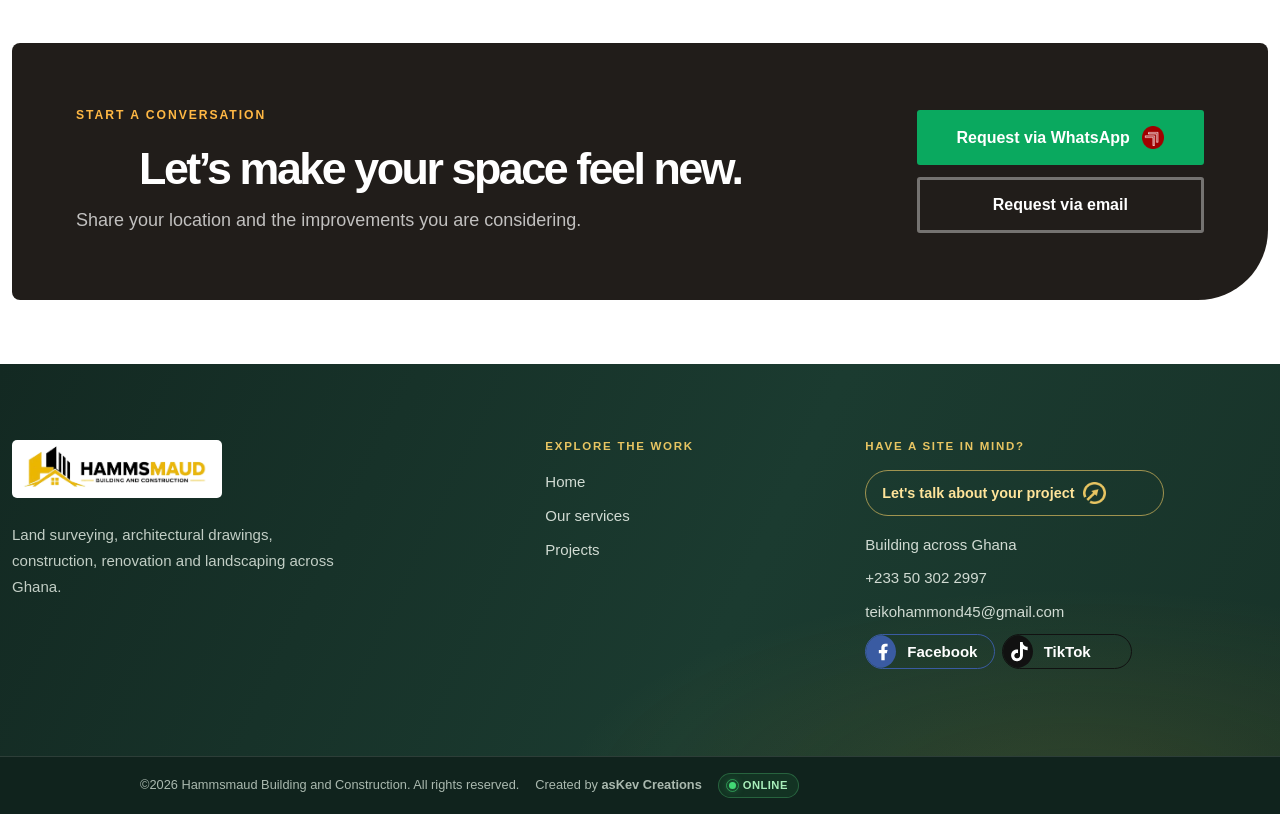
<file: service-single-building-renovation.html>
<!doctype html>
<html lang="en">
  <head>
    <script async src="https://www.googletagmanager.com/gtm.js?id=GTM-MZNN6WV5"></script>
    <script>
      window.dataLayer = window.dataLayer || [];
      function gtag(){dataLayer.push(arguments);}
      gtag('js', new Date());
    </script>
    <title>Building Renovation | Hammsmaud Building and Construction</title>
    <meta charset="utf-8" />
    <meta name="viewport" content="width=device-width, initial-scale=1" />
    <meta
      name="description"
      content="Building renovation services to update, repair, and improve existing properties."
    />
    <link rel="stylesheet" href="css/bootstrap.min.css" />
    <link rel="stylesheet" href="style.css" />
  </head>
  <body>
    <header id="header" class="site-header position-relative">
      <nav
        id="header-nav"
        class="navbar navbar-expand-lg p-3 py-4 container-fluid border-bottom position-fixed"
      >
        <div class="container-fluid site-navigation-inner">
          <a class="navbar-brand" href="index.html"
            ><img
              src="images/h.png"
              class="logo"
              alt="Hammsmaud Building and Construction"
          /></a>
          <button
            class="navbar-toggler d-flex d-lg-none order-3 p-2 shadow-none"
            type="button"
            data-bs-toggle="offcanvas"
            data-bs-target="#bdNavbar"
            aria-controls="bdNavbar"
            aria-expanded="false"
            aria-label="Toggle navigation"
          >
            <span class="site-menu-icon" aria-hidden="true"
              ><span></span><span></span><span></span
            ></span>
          </button>
          <div
            class="offcanvas offcanvas-lg offcanvas-end site-navigation-panel"
            tabindex="-1"
            id="bdNavbar"
            aria-labelledby="bdNavbarOffcanvasLabel"
          >
            <div class="offcanvas-header">
              <div class="site-navigation-heading">
                <p>
                  HAMMSMAUD <br />
                  Building and Construction
                </p>
              </div>
              <button
                type="button"
                class="btn-close btn-close-black"
                data-bs-dismiss="offcanvas"
                aria-label="Close"
                data-bs-target="#bdNavbar"
              ></button>
            </div>
            <div class="offcanvas-body">
              <ul id="navbar" class="navbar-nav site-navigation-links">
                <li class="nav-item">
                  <a class="nav-link" href="index.html">Home</a>
                </li>
                <li class="nav-item">
                  <a class="nav-link" href="project.html">Projects</a>
                </li>
                <li class="nav-item">
                  <a class="nav-link" href="services.html">Services</a>
                </li>
                
                <li class="nav-item">
                  <a class="nav-link" href="team.html">Our Team</a>
                </li>
              </ul>
              <div class="site-navigation-note">
                <span>BUILD WITH CONFIDENCE</span>
                <p>Have a project in mind?</p>
                <div
                  class="site-navigation-social"
                  role="group"
                  aria-label="Social media"
                >
                  <a
                    class="site-navigation-social-button site-navigation-social-button--facebook"
                    href="https://www.facebook.com/"
                    target="_blank"
                    rel="noopener noreferrer"
                    aria-label="Facebook"
                    ><span
                      class="site-navigation-social-icon"
                      aria-hidden="true"
                      >f</span
                    >Facebook</a
                  >
                  <a
                    class="site-navigation-social-button site-navigation-social-button--tiktok"
                    href="https://www.tiktok.com/"
                    target="_blank"
                    rel="noopener noreferrer"
                    aria-label="TikTok"
                    ><span
                      class="site-navigation-social-icon"
                      aria-hidden="true"
                      >&#9835;</span
                    >TikTok</a
                  >
                </div>
                <a href="https://wa.me/233503022997"
                  >Talk to our team
                  <img
                    class="inline-arrow-icon"
                    src="images/top-left.png"
                    alt=""
                    aria-hidden="true"
                /></a>
              </div>
            </div>
          </div>
        </div>
      </nav>
    </header>
    <section class="service-detail-hero service-detail-hero--renovation">
      <a class="service-detail-back-link" href="services.html"
        ><span aria-hidden="true">←</span> Back to all services</a
      >
      <div class="container service-detail-hero__grid">
        <div class="service-detail-hero__copy">
          <p class="service-detail-eyebrow">
            <a href="services.html">Services</a><span>/</span> Renew &amp;
            improve
          </p>
          <h1>Building<br />Renovation</h1>
          <p class="lead mb-0">
            A thoughtful refresh can make your existing space feel right again.
          </p>
          <div class="service-detail-hero__actions">
            <a class="service-detail-primary-link" href="#booking"
              >Plan your project <span aria-hidden="true">→</span></a
            >
          </div>
        </div>
        <figure
          class="service-detail-hero__media"
          data-service-gallery="buildingrenovation"
        >
          <img
            src="images/renovation.jpg"
            alt="Building renovation and improvement work"
            data-service-gallery-image
          />
          <a
            class="service-detail-gallery-next"
            href="project.html#buildingrenovation"
            aria-label="See all building renovation projects"
          >
            See more
            <svg viewBox="0 0 24 24" aria-hidden="true">
              <path d="M5 12h14m-6-6 6 6-6 6" />
            </svg>
          </a>
          <figcaption aria-live="off">
            <span data-service-gallery-count>01</span>
            <p data-service-gallery-caption>
              A fresh chapter for your property
            </p>
          </figcaption>
        </figure>
      </div>
    </section>
    <main class="service-detail-main">
      <div class="container">
        <section class="service-detail-story">
          <div class="service-detail-story__copy">
            <p class="service-detail-kicker">Make it work better</p>
            <h2>Bring new life to the place you already love.</h2>
            <p>
              Every renovation starts by understanding the building and what you
              would like to change. We listen to your priorities, look at the
              existing space, and discuss a clear scope before work gets
              underway.
            </p>
            <ul class="service-detail-list">
              <li>Property updates, repairs, and improvement work</li>
              <li>Interior or exterior changes shaped around your needs</li>
              <li>Planning and coordination for renovation activities</li>
            </ul>
          </div>
          <figure class="service-detail-story__image">
            <img
              src="images/projects-item4.jpg"
              alt="Contemporary home exterior with an angular roofline"
              loading="lazy"
            />
            <figcaption>
              A fresh perspective can change how a property feels.
            </figcaption>
          </figure>
        </section>
        <section class="service-detail-note">
          <span class="service-detail-note__number">01 — 03</span>
          <p>
            Tell us about the property and the changes you have in mind. We can
            help you explore the right next step.
          </p>
          <a href="#booking" aria-label="Discuss your building renovation"
            >Let’s talk
            <img
              class="inline-arrow-icon"
              src="images/right-up-arrow.png"
              alt=""
              aria-hidden="true"
          /></a>
        </section>
        <section
          class="service-booking-panel"
          id="booking"
          aria-labelledby="booking-title"
        >
          <div class="footer-construction-icons" aria-hidden="true">
            <span
              ><svg viewBox="0 0 48 48">
                <path
                  d="M8 29v-5a16 16 0 0 1 32 0v5M4 29h40v5H4zM14 22v7m20-7v7M24 8v5"
                /></svg
            ></span>
            <span
              ><svg viewBox="0 0 48 48">
                <path
                  d="M6 13h36v24H6zM6 21h36M6 29h36M18 13v8m12 0v8M18 29v8"
                /></svg
            ></span>
            <span
              ><svg viewBox="0 0 48 48">
                <path
                  d="M8 40h32M13 40V10h6v30M16 10h27M19 14l20 10M39 14v12m0 0a5 5 0 0 1-10 0v-2M10 16h9m-6 7h6m-6 7h6"
                /></svg
            ></span>
            <span
              ><svg viewBox="0 0 48 48">
                <path
                  d="M7 41V8h34v33M7 41h34M14 15h7v8h-7zm13 0h7v8h-7zm-13 14h7v8h-7zm13 0h7v12h-7z"
                /></svg
            ></span>
            <span
              ><svg viewBox="0 0 48 48">
                <path
                  d="M9 39 36 12l5 5-27 27H9zM31 17l5 5M26 22l5 5M21 27l5 5M16 32l5 5"
                /></svg
            ></span>
          </div>
          <div>
            <p class="service-detail-kicker">Start a conversation</p>
            <h2 id="booking-title">Let’s make your space feel new.</h2>
            <p>Share your location and the improvements you are considering.</p>
          </div>
          <div class="service-booking-actions">
            <a
              class="service-booking-button"
              href="https://wa.me/233503022997?text=Hello%2C%20I%27d%20like%20to%20book%20Building%20Renovation.%20Please%20contact%20me%20to%20discuss%20my%20project."
              >Request via WhatsApp
              <img
                class="inline-arrow-icon"
                src="images/right-up-arrow.png"
                alt=""
                aria-hidden="true"
            /></a>
            <a
              class="service-booking-button service-booking-button--email"
              href="mailto:teikohammond45@gmail.com?subject=Building%20Renovation%20booking%20request&body=Hello%2C%20I%27d%20like%20to%20discuss%20a%20building%20renovation.%20My%20property%20location%20is%3A"
              >Request via email</a
            >
          </div>
        </section>
      </div>
    </main>
    <footer id="footer">
      <div class="footer-construction-icons" aria-hidden="true">
        <span
          ><svg viewBox="0 0 48 48">
            <path d="M8 29v-5a16 16 0 0 1 32 0v5M4 29h40v5H4z" />
            <path d="M14 22v7m20-7v7M24 8v5" /></svg
        ></span>
        <span
          ><svg viewBox="0 0 48 48">
            <path
              d="M6 13h36v24H6zM6 21h36M6 29h36M18 13v8m12 0v8M18 29v8"
            /></svg
        ></span>
        <span
          ><svg viewBox="0 0 48 48">
            <path
              d="M8 40h32M13 40V10h6v30M16 10h27M19 14l20 10M39 14v12m0 0a5 5 0 0 1-10 0v-2"
            />
            <path d="M10 16h9m-6 7h6m-6 7h6" /></svg
        ></span>
        <span
          ><svg viewBox="0 0 48 48">
            <path
              d="M7 41V8h34v33M7 41h34M14 15h7v8h-7zm13 0h7v8h-7zm-13 14h7v8h-7zm13 0h7v12h-7z"
            /></svg
        ></span>
        <span
          ><svg viewBox="0 0 48 48">
            <path
              d="M9 39 36 12l5 5-27 27H9zM31 17l5 5M26 22l5 5M21 27l5 5M16 32l5 5"
            /></svg
        ></span>
      </div>
      <div class="container">
        <div class="row">
          <div class="col-lg-5 col-md-6">
            <div class="footer-menu">
              <img
                src="images/h.png"
                alt="Hammsmaud Building and Construction"
              />
              <p>
                Land surveying, architectural drawings, construction, renovation
                and landscaping across Ghana.
              </p>
            </div>
          </div>
          <div class="col-lg-3 col-md-6">
            <div class="footer-menu">
              <h3>Explore the work</h3>
              <ul class="menu-list list-unstyled">
                <li><a href="index.html">Home</a></li>
                <li><a href="services.html">Our services</a></li>
                <li><a href="project.html">Projects</a></li>
              </ul>
            </div>
          </div>
          <div class="col-lg-4 col-md-6">
            <div class="footer-menu">
              <h3>Have a site in mind?</h3>
              <a class="footer-contact-cta" href="https://wa.me/233503022997"
                >Let's talk about your project
                <img
                  class="inline-arrow-icon"
                  src="images/top-left.png"
                  alt=""
                  aria-hidden="true"
              /></a>
              <ul class="menu-list list-unstyled">
                <li>Building across Ghana</li>
                <li>
                  <a href="https://wa.me/233503022997">+233 50 302 2997</a>
                </li>
                <li class="footer-email-row">
                  <a href="mailto:teikohammond45@gmail.com"
                    >teikohammond45@gmail.com</a
                  >
                  <span
                    class="footer-social-links"
                    role="group"
                    aria-label="Social media"
                  >
                    <a
                      class="footer-social-button footer-social-button--facebook"
                      href="https://www.facebook.com/"
                      target="_blank"
                      rel="noopener noreferrer"
                      aria-label="Facebook"
                      ><span class="footer-social-icon"
                        ><svg viewBox="0 0 24 24" aria-hidden="true">
                          <path
                            d="M14 13.5h2.5l1-4H14v-2c0-1.03 0-2 2-2h1.5V2.14c-.326-.043-1.557-.14-2.857-.14C11.928 2 10 3.657 10 6.7v2.8H7v4h3V22h4v-8.5Z"
                          /></svg></span
                      ><span class="footer-social-text">Facebook</span
                      ><span class="footer-social-action">Connect</span></a
                    >
                    <a
                      class="footer-social-button footer-social-button--tiktok"
                      href="https://www.tiktok.com/"
                      target="_blank"
                      rel="noopener noreferrer"
                      aria-label="TikTok"
                      ><span class="footer-social-icon"
                        ><svg viewBox="0 0 24 24" aria-hidden="true">
                          <path
                            d="M12.525.02c1.31-.02 2.61-.01 3.91-.02.08 1.53.63 3.09 1.75 4.17 1.12 1.08 2.7 1.58 4.19 1.66v4.03c-1.4-.05-2.8-.34-4.06-.94-.55-.25-1.06-.57-1.56-.9-.01 2.77.01 5.54-.02 8.31-.07 1.33-.51 2.65-1.28 3.74-1.24 1.82-3.39 3.01-5.6 3.05-1.36.08-2.72-.29-3.87-.99-1.9-1.14-3.2-3.22-3.39-5.43-.02-.5-.03-1-.01-1.49.17-1.79 1.06-3.5 2.45-4.64 1.58-1.34 3.79-1.98 5.83-1.6.02 1.48-.04 2.96-.04 4.44-.99-.32-2.15-.23-3.02.37-.63.41-1.12 1.05-1.28 1.79-.14.34-.1.72-.09 1.08.24 1.65 1.83 3.04 3.53 2.89 1.13-.01 2.2-.68 2.78-1.65.19-.33.4-.67.41-1.06.1-1.78.06-3.56.07-5.34.01-4.01-.01-8.02.02-12.03Z"
                          /></svg></span
                      ><span class="footer-social-text">TikTok</span
                      ><span class="footer-social-action">Connect</span></a
                    >
                  </span>
                </li>
              </ul>
            </div>
          </div>
        </div>
      </div>
    </footer>
    <div
      class="footer-bottom d-flex flex-wrap justify-content-between border-top pt-5 pb-3"
    >
      <div class="container">
        <div class="row">
          <div class="col-lg-6">
            <p>
              <span
                >©2026 Hammsmaud Building and Construction. All rights
                reserved.</span
              >
              <span>Created by <strong>asKev Creations</strong></span>
              <span class="site-live-pill"
                ><span class="site-live-pill__dot" aria-hidden="true"></span
                >Online</span
              >
            </p>
          </div>
        </div>
      </div>
    </div>
    <button
      type="button"
      class="btn btn-lg btn-lg-square rounded-circle back-to-top"
      id="backToTopBtn"
      aria-label="Back to top"
    >
      <svg
        viewBox="0 0 24 24"
        width="20"
        height="20"
        fill="none"
        stroke="currentColor"
        stroke-width="2"
        stroke-linecap="round"
        stroke-linejoin="round"
        aria-hidden="true"
      >
        <path d="M12 19V5M5 12l7-7 7 7" />
      </svg>
    </button>
    <script src="js/service-gallery.js"></script>
    <script src="js/back-to-top.js"></script>
    <script src="js/bootstrap.bundle.min.js"></script>
    <script src="js/navigation-social.js"></script>
    <script src="js/media-skeleton.js"></script>
  </body>
</html>
</file>
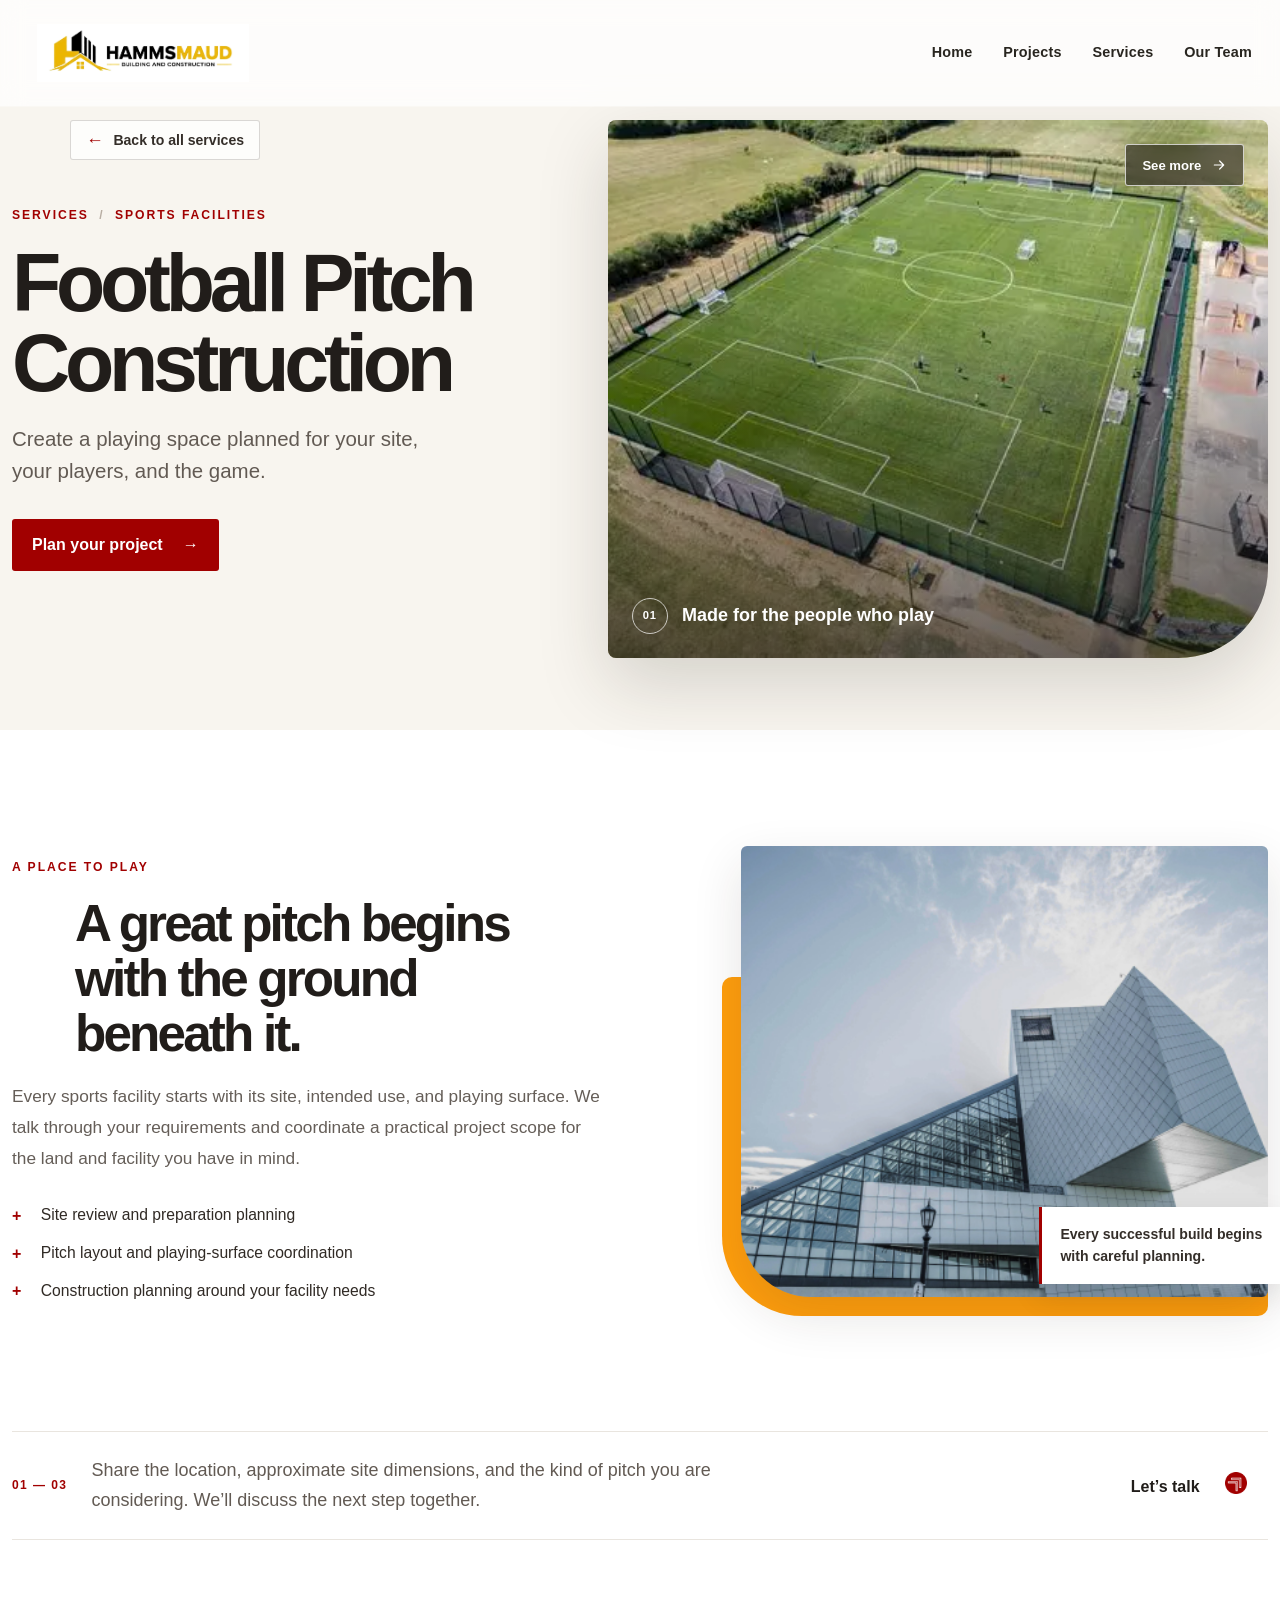
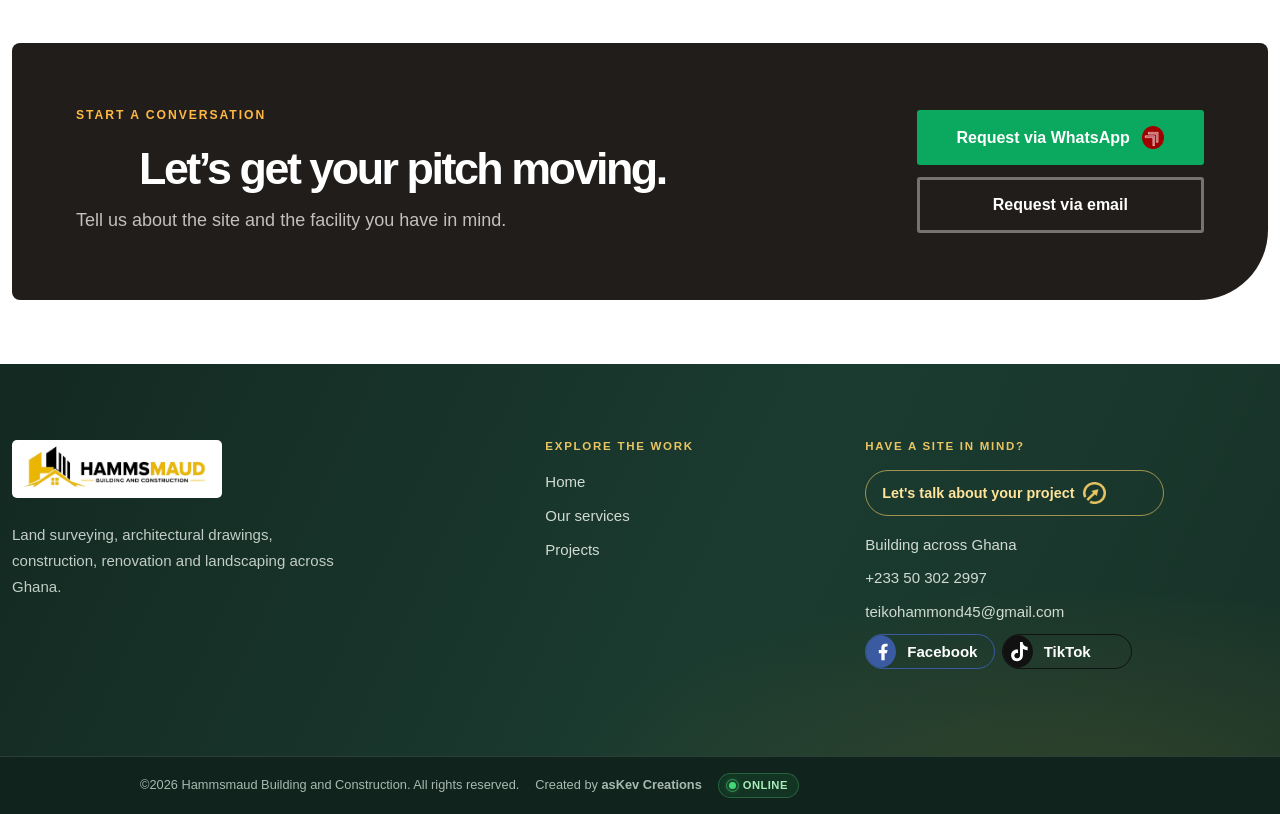
<file: service-single-football-pitches.html>
<!doctype html>
<html lang="en">
  <head>
    <script async src="https://www.googletagmanager.com/gtm.js?id=GTM-MZNN6WV5"></script>
    <script>
      window.dataLayer = window.dataLayer || [];
      function gtag(){dataLayer.push(arguments);}
      gtag('js', new Date());
    </script>
    <title>
      Football Pitch Construction | Hammsmaud Building and Construction
    </title>
    <meta charset="utf-8" />
    <meta name="viewport" content="width=device-width, initial-scale=1" />
    <meta
      name="description"
      content="Football pitch construction planning and site work for community and private sports projects."
    />
    <link rel="stylesheet" href="css/bootstrap.min.css" />
    <link rel="stylesheet" href="style.css" />
  </head>
  <body>
    <header id="header" class="site-header position-relative">
      <nav
        id="header-nav"
        class="navbar navbar-expand-lg p-3 py-4 container-fluid border-bottom position-fixed"
      >
        <div class="container-fluid site-navigation-inner">
          <a class="navbar-brand" href="index.html"
            ><img
              src="images/h.png"
              class="logo"
              alt="Hammsmaud Building and Construction"
          /></a>
          <button
            class="navbar-toggler d-flex d-lg-none order-3 p-2 shadow-none"
            type="button"
            data-bs-toggle="offcanvas"
            data-bs-target="#bdNavbar"
            aria-controls="bdNavbar"
            aria-expanded="false"
            aria-label="Toggle navigation"
          >
            <span class="site-menu-icon" aria-hidden="true"
              ><span></span><span></span><span></span
            ></span>
          </button>
          <div
            class="offcanvas offcanvas-lg offcanvas-end site-navigation-panel"
            tabindex="-1"
            id="bdNavbar"
            aria-labelledby="bdNavbarOffcanvasLabel"
          >
            <div class="offcanvas-header">
              <div class="site-navigation-heading">
                <p>
                  HAMMSMAUD <br />
                  Building and Construction
                </p>
              </div>
              <button
                type="button"
                class="btn-close btn-close-black"
                data-bs-dismiss="offcanvas"
                aria-label="Close"
                data-bs-target="#bdNavbar"
              ></button>
            </div>
            <div class="offcanvas-body">
              <ul id="navbar" class="navbar-nav site-navigation-links">
                <li class="nav-item">
                  <a class="nav-link" href="index.html">Home</a>
                </li>
                <li class="nav-item">
                  <a class="nav-link" href="project.html">Projects</a>
                </li>
                <li class="nav-item">
                  <a class="nav-link" href="services.html">Services</a>
                </li>
                
                <li class="nav-item">
                  <a class="nav-link" href="team.html">Our Team</a>
                </li>
              </ul>
              <div class="site-navigation-note">
                <span>BUILD WITH CONFIDENCE</span>
                <p>Have a project in mind?</p>
                <div
                  class="site-navigation-social"
                  role="group"
                  aria-label="Social media"
                >
                  <a
                    class="site-navigation-social-button site-navigation-social-button--facebook"
                    href="https://www.facebook.com/"
                    target="_blank"
                    rel="noopener noreferrer"
                    aria-label="Facebook"
                    ><span
                      class="site-navigation-social-icon"
                      aria-hidden="true"
                      >f</span
                    >Facebook</a
                  >
                  <a
                    class="site-navigation-social-button site-navigation-social-button--tiktok"
                    href="https://www.tiktok.com/"
                    target="_blank"
                    rel="noopener noreferrer"
                    aria-label="TikTok"
                    ><span
                      class="site-navigation-social-icon"
                      aria-hidden="true"
                      >&#9835;</span
                    >TikTok</a
                  >
                </div>
                <a href="https://wa.me/233503022997"
                  >Talk to our team
                  <img
                    class="inline-arrow-icon"
                    src="images/top-left.png"
                    alt=""
                    aria-hidden="true"
                /></a>
              </div>
            </div>
          </div>
        </div>
      </nav>
    </header>
    <section class="service-detail-hero service-detail-hero--football">
      <a class="service-detail-back-link" href="services.html"
        ><span aria-hidden="true">←</span> Back to all services</a
      >
      <div class="container service-detail-hero__grid">
        <div class="service-detail-hero__copy">
          <p class="service-detail-eyebrow">
            <a href="services.html">Services</a><span>/</span> Sports facilities
          </p>
          <h1>Football Pitch<br />Construction</h1>
          <p class="lead mb-0">
            Create a playing space planned for your site, your players, and the
            game.
          </p>
          <div class="service-detail-hero__actions">
            <a class="service-detail-primary-link" href="#booking"
              >Plan your project <span aria-hidden="true">→</span></a
            >
          </div>
        </div>
        <figure
          class="service-detail-hero__media"
          data-service-gallery="footballpitchconstruction"
        >
          <img
            src="images/pitch.jpg"
            alt="Football pitch and sports facility"
            data-service-gallery-image
          />
          <a
            class="service-detail-gallery-next"
            href="project.html#footballpitchconstruction"
            aria-label="See all football pitch construction projects"
          >
            See more
            <svg viewBox="0 0 24 24" aria-hidden="true">
              <path d="M5 12h14m-6-6 6 6-6 6" />
            </svg>
          </a>
          <figcaption aria-live="off">
            <span data-service-gallery-count>01</span>
            <p data-service-gallery-caption>Made for the people who play</p>
          </figcaption>
        </figure>
      </div>
    </section>
    <main class="service-detail-main">
      <div class="container">
        <section class="service-detail-story">
          <div class="service-detail-story__copy">
            <p class="service-detail-kicker">A place to play</p>
            <h2>A great pitch begins with the ground beneath it.</h2>
            <p>
              Every sports facility starts with its site, intended use, and
              playing surface. We talk through your requirements and coordinate
              a practical project scope for the land and facility you have in
              mind.
            </p>
            <ul class="service-detail-list">
              <li>Site review and preparation planning</li>
              <li>Pitch layout and playing-surface coordination</li>
              <li>Construction planning around your facility needs</li>
            </ul>
          </div>
          <figure class="service-detail-story__image">
            <img
              src="images/projects-item6.jpg"
              alt="High-rise building under construction"
              loading="lazy"
            />
            <figcaption>
              Every successful build begins with careful planning.
            </figcaption>
          </figure>
        </section>
        <section class="service-detail-note">
          <span class="service-detail-note__number">01 — 03</span>
          <p>
            Share the location, approximate site dimensions, and the kind of
            pitch you are considering. We’ll discuss the next step together.
          </p>
          <a href="#booking" aria-label="Discuss your football pitch project"
            >Let’s talk
            <img
              class="inline-arrow-icon"
              src="images/right-up-arrow.png"
              alt=""
              aria-hidden="true"
          /></a>
        </section>
        <section
          class="service-booking-panel"
          id="booking"
          aria-labelledby="booking-title"
        >
          <div class="footer-construction-icons" aria-hidden="true">
            <span
              ><svg viewBox="0 0 48 48">
                <path
                  d="M8 29v-5a16 16 0 0 1 32 0v5M4 29h40v5H4zM14 22v7m20-7v7M24 8v5"
                /></svg
            ></span>
            <span
              ><svg viewBox="0 0 48 48">
                <path
                  d="M6 13h36v24H6zM6 21h36M6 29h36M18 13v8m12 0v8M18 29v8"
                /></svg
            ></span>
            <span
              ><svg viewBox="0 0 48 48">
                <path
                  d="M8 40h32M13 40V10h6v30M16 10h27M19 14l20 10M39 14v12m0 0a5 5 0 0 1-10 0v-2M10 16h9m-6 7h6m-6 7h6"
                /></svg
            ></span>
            <span
              ><svg viewBox="0 0 48 48">
                <path
                  d="M7 41V8h34v33M7 41h34M14 15h7v8h-7zm13 0h7v8h-7zm-13 14h7v8h-7zm13 0h7v12h-7z"
                /></svg
            ></span>
            <span
              ><svg viewBox="0 0 48 48">
                <path
                  d="M9 39 36 12l5 5-27 27H9zM31 17l5 5M26 22l5 5M21 27l5 5M16 32l5 5"
                /></svg
            ></span>
          </div>
          <div>
            <p class="service-detail-kicker">Start a conversation</p>
            <h2 id="booking-title">Let’s get your pitch moving.</h2>
            <p>Tell us about the site and the facility you have in mind.</p>
          </div>
          <div class="service-booking-actions">
            <a
              class="service-booking-button"
              href="https://wa.me/233503022997?text=Hello%2C%20I%27d%20like%20to%20book%20Football%20Pitch%20Construction.%20Please%20contact%20me%20to%20discuss%20my%20project."
              >Request via WhatsApp
              <img
                class="inline-arrow-icon"
                src="images/right-up-arrow.png"
                alt=""
                aria-hidden="true"
            /></a>
            <a
              class="service-booking-button service-booking-button--email"
              href="mailto:teikohammond45@gmail.com?subject=Football%20Pitch%20Construction%20booking%20request&body=Hello%2C%20I%27d%20like%20to%20discuss%20football%20pitch%20construction.%20My%20site%20location%20is%3A"
              >Request via email</a
            >
          </div>
        </section>
      </div>
    </main>
    <footer id="footer">
      <div class="footer-construction-icons" aria-hidden="true">
        <span
          ><svg viewBox="0 0 48 48">
            <path d="M8 29v-5a16 16 0 0 1 32 0v5M4 29h40v5H4z" />
            <path d="M14 22v7m20-7v7M24 8v5" /></svg
        ></span>
        <span
          ><svg viewBox="0 0 48 48">
            <path
              d="M6 13h36v24H6zM6 21h36M6 29h36M18 13v8m12 0v8M18 29v8"
            /></svg
        ></span>
        <span
          ><svg viewBox="0 0 48 48">
            <path
              d="M8 40h32M13 40V10h6v30M16 10h27M19 14l20 10M39 14v12m0 0a5 5 0 0 1-10 0v-2"
            />
            <path d="M10 16h9m-6 7h6m-6 7h6" /></svg
        ></span>
        <span
          ><svg viewBox="0 0 48 48">
            <path
              d="M7 41V8h34v33M7 41h34M14 15h7v8h-7zm13 0h7v8h-7zm-13 14h7v8h-7zm13 0h7v12h-7z"
            /></svg
        ></span>
        <span
          ><svg viewBox="0 0 48 48">
            <path
              d="M9 39 36 12l5 5-27 27H9zM31 17l5 5M26 22l5 5M21 27l5 5M16 32l5 5"
            /></svg
        ></span>
      </div>
      <div class="container">
        <div class="row">
          <div class="col-lg-5 col-md-6">
            <div class="footer-menu">
              <img
                src="images/h.png"
                alt="Hammsmaud Building and Construction"
              />
              <p>
                Land surveying, architectural drawings, construction, renovation
                and landscaping across Ghana.
              </p>
            </div>
          </div>
          <div class="col-lg-3 col-md-6">
            <div class="footer-menu">
              <h3>Explore the work</h3>
              <ul class="menu-list list-unstyled">
                <li><a href="index.html">Home</a></li>
                <li><a href="services.html">Our services</a></li>
                <li><a href="project.html">Projects</a></li>
              </ul>
            </div>
          </div>
          <div class="col-lg-4 col-md-6">
            <div class="footer-menu">
              <h3>Have a site in mind?</h3>
              <a class="footer-contact-cta" href="https://wa.me/233503022997"
                >Let's talk about your project
                <img
                  class="inline-arrow-icon"
                  src="images/top-left.png"
                  alt=""
                  aria-hidden="true"
              /></a>
              <ul class="menu-list list-unstyled">
                <li>Building across Ghana</li>
                <li>
                  <a href="https://wa.me/233503022997">+233 50 302 2997</a>
                </li>
                <li class="footer-email-row">
                  <a href="mailto:teikohammond45@gmail.com"
                    >teikohammond45@gmail.com</a
                  >
                  <span
                    class="footer-social-links"
                    role="group"
                    aria-label="Social media"
                  >
                    <a
                      class="footer-social-button footer-social-button--facebook"
                      href="https://www.facebook.com/"
                      target="_blank"
                      rel="noopener noreferrer"
                      aria-label="Facebook"
                      ><span class="footer-social-icon"
                        ><svg viewBox="0 0 24 24" aria-hidden="true">
                          <path
                            d="M14 13.5h2.5l1-4H14v-2c0-1.03 0-2 2-2h1.5V2.14c-.326-.043-1.557-.14-2.857-.14C11.928 2 10 3.657 10 6.7v2.8H7v4h3V22h4v-8.5Z"
                          /></svg></span
                      ><span class="footer-social-text">Facebook</span
                      ><span class="footer-social-action">Connect</span></a
                    >
                    <a
                      class="footer-social-button footer-social-button--tiktok"
                      href="https://www.tiktok.com/"
                      target="_blank"
                      rel="noopener noreferrer"
                      aria-label="TikTok"
                      ><span class="footer-social-icon"
                        ><svg viewBox="0 0 24 24" aria-hidden="true">
                          <path
                            d="M12.525.02c1.31-.02 2.61-.01 3.91-.02.08 1.53.63 3.09 1.75 4.17 1.12 1.08 2.7 1.58 4.19 1.66v4.03c-1.4-.05-2.8-.34-4.06-.94-.55-.25-1.06-.57-1.56-.9-.01 2.77.01 5.54-.02 8.31-.07 1.33-.51 2.65-1.28 3.74-1.24 1.82-3.39 3.01-5.6 3.05-1.36.08-2.72-.29-3.87-.99-1.9-1.14-3.2-3.22-3.39-5.43-.02-.5-.03-1-.01-1.49.17-1.79 1.06-3.5 2.45-4.64 1.58-1.34 3.79-1.98 5.83-1.6.02 1.48-.04 2.96-.04 4.44-.99-.32-2.15-.23-3.02.37-.63.41-1.12 1.05-1.28 1.79-.14.34-.1.72-.09 1.08.24 1.65 1.83 3.04 3.53 2.89 1.13-.01 2.2-.68 2.78-1.65.19-.33.4-.67.41-1.06.1-1.78.06-3.56.07-5.34.01-4.01-.01-8.02.02-12.03Z"
                          /></svg></span
                      ><span class="footer-social-text">TikTok</span
                      ><span class="footer-social-action">Connect</span></a
                    >
                  </span>
                </li>
              </ul>
            </div>
          </div>
        </div>
      </div>
    </footer>
    <div
      class="footer-bottom d-flex flex-wrap justify-content-between border-top pt-5 pb-3"
    >
      <div class="container">
        <div class="row">
          <div class="col-lg-6">
            <p>
              <span
                >©2026 Hammsmaud Building and Construction. All rights
                reserved.</span
              >
              <span>Created by <strong>asKev Creations</strong></span>
              <span class="site-live-pill"
                ><span class="site-live-pill__dot" aria-hidden="true"></span
                >Online</span
              >
            </p>
          </div>
        </div>
      </div>
    </div>
    <button
      type="button"
      class="btn btn-lg btn-lg-square rounded-circle back-to-top"
      id="backToTopBtn"
      aria-label="Back to top"
    >
      <svg
        viewBox="0 0 24 24"
        width="20"
        height="20"
        fill="none"
        stroke="currentColor"
        stroke-width="2"
        stroke-linecap="round"
        stroke-linejoin="round"
        aria-hidden="true"
      >
        <path d="M12 19V5M5 12l7-7 7 7" />
      </svg>
    </button>
    <script src="js/service-gallery.js"></script>
    <script src="js/back-to-top.js"></script>
    <script src="js/bootstrap.bundle.min.js"></script>
    <script src="js/navigation-social.js"></script>
    <script src="js/media-skeleton.js"></script>
  </body>
</html>
</file>
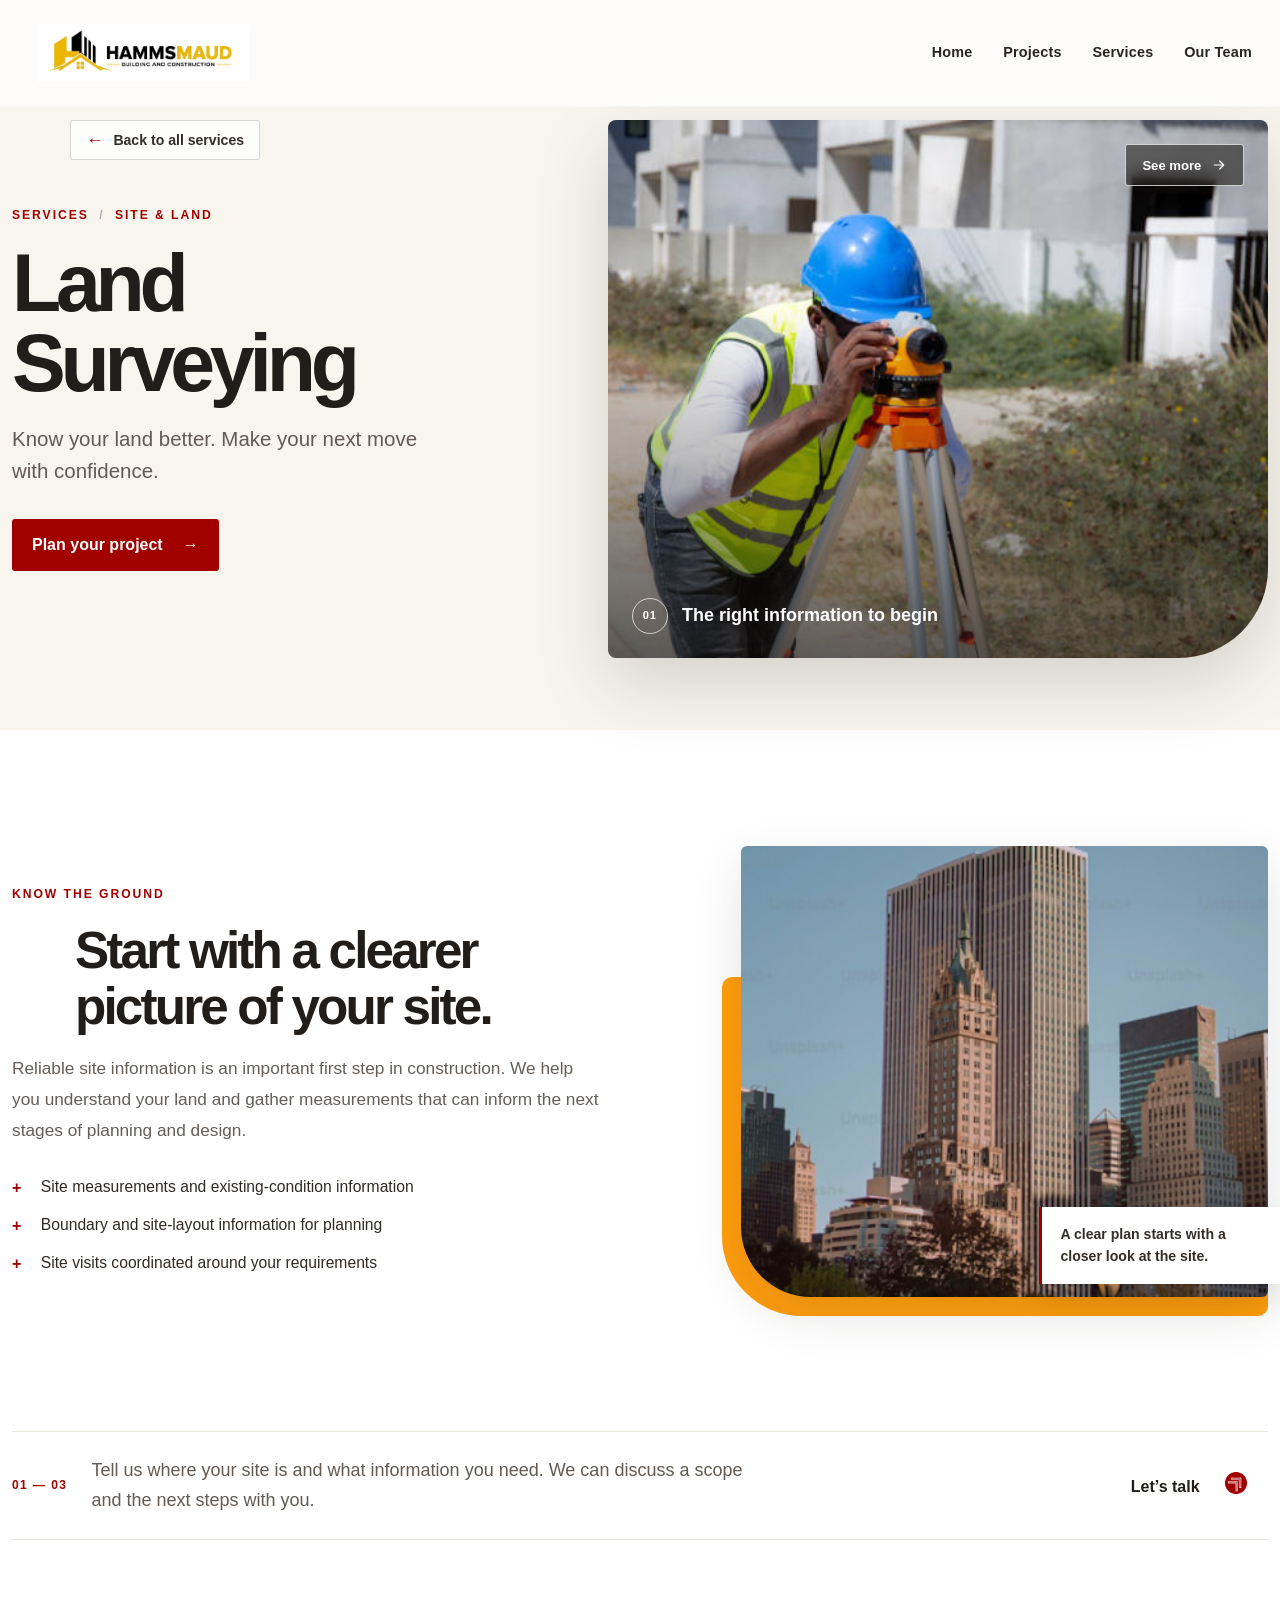
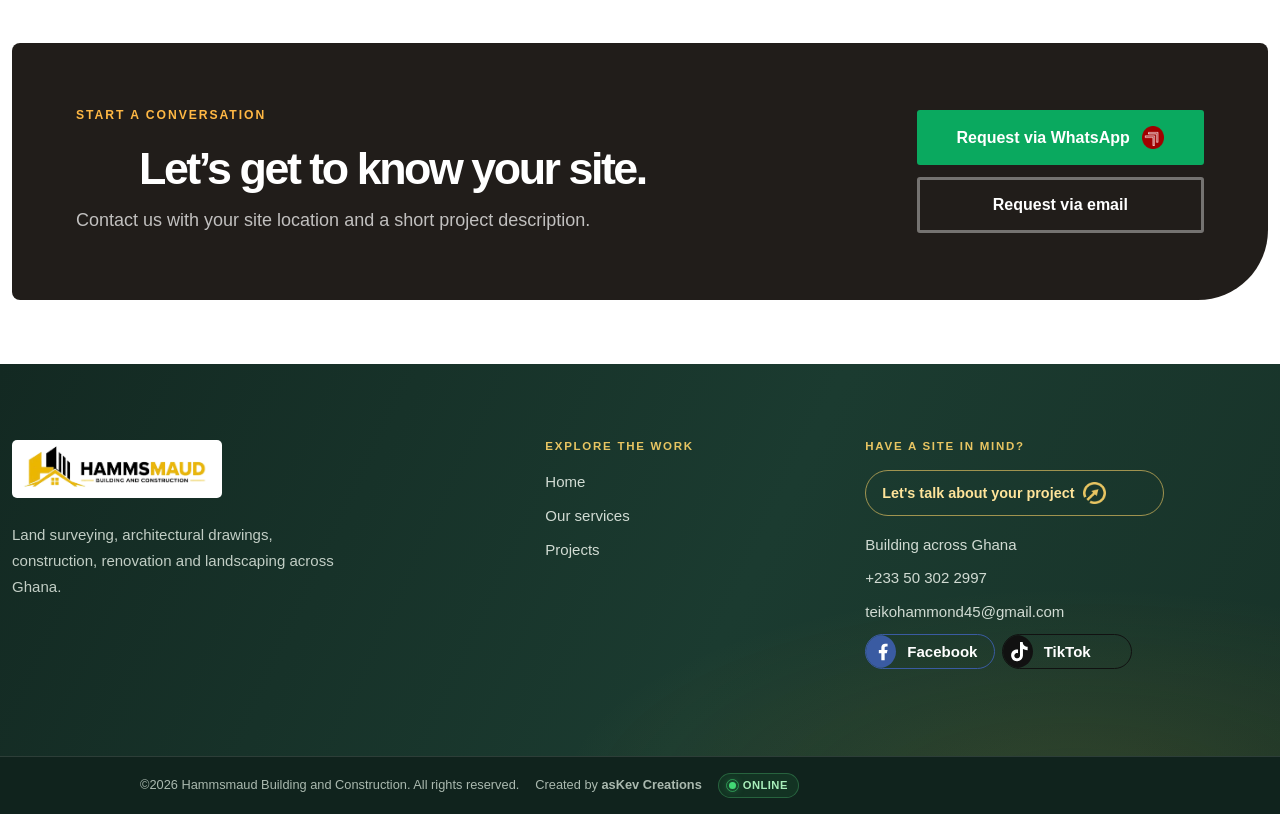
<file: service-single-land-survey.html>
<!doctype html>
<html lang="en">
  <head>
    <script async src="https://www.googletagmanager.com/gtm.js?id=GTM-MZNN6WV5"></script>
    <script>
      window.dataLayer = window.dataLayer || [];
      function gtag(){dataLayer.push(arguments);}
      gtag('js', new Date());
    </script>
    <title>Land Surveying | Hammsmaud Building and Construction</title>
    <meta charset="utf-8" />
    <meta name="viewport" content="width=device-width, initial-scale=1" />
    <meta
      name="description"
      content="Land surveying services to help you understand your site and plan your construction project."
    />
    <link rel="stylesheet" href="css/bootstrap.min.css" />
    <link rel="stylesheet" href="style.css" />
  </head>
  <body>
    <header id="header" class="site-header position-relative">
      <nav
        id="header-nav"
        class="navbar navbar-expand-lg p-3 py-4 container-fluid border-bottom position-fixed"
      >
        <div class="container-fluid site-navigation-inner">
          <a class="navbar-brand" href="index.html"
            ><img
              src="images/h.png"
              class="logo"
              alt="Hammsmaud Building and Construction"
          /></a>
          <button
            class="navbar-toggler d-flex d-lg-none order-3 p-2 shadow-none"
            type="button"
            data-bs-toggle="offcanvas"
            data-bs-target="#bdNavbar"
            aria-controls="bdNavbar"
            aria-expanded="false"
            aria-label="Toggle navigation"
          >
            <span class="site-menu-icon" aria-hidden="true"
              ><span></span><span></span><span></span
            ></span>
          </button>
          <div
            class="offcanvas offcanvas-lg offcanvas-end site-navigation-panel"
            tabindex="-1"
            id="bdNavbar"
            aria-labelledby="bdNavbarOffcanvasLabel"
          >
            <div class="offcanvas-header">
              <div class="site-navigation-heading">
                <p>
                  HAMMSMAUD <br />
                  Building and Construction
                </p>
              </div>
              <button
                type="button"
                class="btn-close btn-close-black"
                data-bs-dismiss="offcanvas"
                aria-label="Close"
                data-bs-target="#bdNavbar"
              ></button>
            </div>
            <div class="offcanvas-body">
              <ul id="navbar" class="navbar-nav site-navigation-links">
                <li class="nav-item">
                  <a class="nav-link" href="index.html">Home</a>
                </li>
                <li class="nav-item">
                  <a class="nav-link" href="project.html">Projects</a>
                </li>
                <li class="nav-item">
                  <a class="nav-link" href="services.html">Services</a>
                </li>
                
                <li class="nav-item">
                  <a class="nav-link" href="team.html">Our Team</a>
                </li>
              </ul>
              <div class="site-navigation-note">
                <span>BUILD WITH CONFIDENCE</span>
                <p>Have a project in mind?</p>
                <div
                  class="site-navigation-social"
                  role="group"
                  aria-label="Social media"
                >
                  <a
                    class="site-navigation-social-button site-navigation-social-button--facebook"
                    href="https://www.facebook.com/"
                    target="_blank"
                    rel="noopener noreferrer"
                    aria-label="Facebook"
                    ><span
                      class="site-navigation-social-icon"
                      aria-hidden="true"
                      >f</span
                    >Facebook</a
                  >
                  <a
                    class="site-navigation-social-button site-navigation-social-button--tiktok"
                    href="https://www.tiktok.com/"
                    target="_blank"
                    rel="noopener noreferrer"
                    aria-label="TikTok"
                    ><span
                      class="site-navigation-social-icon"
                      aria-hidden="true"
                      >&#9835;</span
                    >TikTok</a
                  >
                </div>
                <a href="https://wa.me/233503022997"
                  >Talk to our team
                  <img
                    class="inline-arrow-icon"
                    src="images/top-left.png"
                    alt=""
                    aria-hidden="true"
                /></a>
              </div>
            </div>
          </div>
        </div>
      </nav>
    </header>
    <section class="service-detail-hero service-detail-hero--survey">
      <a class="service-detail-back-link" href="services.html"
        ><span aria-hidden="true">←</span> Back to all services</a
      >
      <div class="container service-detail-hero__grid">
        <div class="service-detail-hero__copy">
          <p class="service-detail-eyebrow">
            <a href="services.html">Services</a><span>/</span> Site &amp; land
          </p>
          <h1>Land<br />Surveying</h1>
          <p class="lead mb-0">
            Know your land better. Make your next move with confidence.
          </p>
          <div class="service-detail-hero__actions">
            <a class="service-detail-primary-link" href="#booking"
              >Plan your project <span aria-hidden="true">→</span></a
            >
          </div>
        </div>
        <figure
          class="service-detail-hero__media"
          data-service-gallery="landsurvey"
        >
          <img
            src="images/land survey.jpg"
            alt="Land surveying and site measurement work"
            data-service-gallery-image
          />
          <a
            class="service-detail-gallery-next"
            href="project.html#landsurvey"
            aria-label="See all land survey projects"
          >
            See more
            <svg viewBox="0 0 24 24" aria-hidden="true">
              <path d="M5 12h14m-6-6 6 6-6 6" />
            </svg>
          </a>
          <figcaption aria-live="off">
            <span data-service-gallery-count>01</span>
            <p data-service-gallery-caption>The right information to begin</p>
          </figcaption>
        </figure>
      </div>
    </section>
    <main class="service-detail-main">
      <div class="container">
        <section class="service-detail-story">
          <div class="service-detail-story__copy">
            <p class="service-detail-kicker">Know the ground</p>
            <h2>Start with a clearer picture of your site.</h2>
            <p>
              Reliable site information is an important first step in
              construction. We help you understand your land and gather
              measurements that can inform the next stages of planning and
              design.
            </p>
            <ul class="service-detail-list">
              <li>Site measurements and existing-condition information</li>
              <li>Boundary and site-layout information for planning</li>
              <li>Site visits coordinated around your requirements</li>
            </ul>
          </div>
          <figure class="service-detail-story__image">
            <img
              src="images/projects-item5.jpg"
              alt="Contemporary building exterior"
              loading="lazy"
            />
            <figcaption>
              A clear plan starts with a closer look at the site.
            </figcaption>
          </figure>
        </section>
        <section class="service-detail-note">
          <span class="service-detail-note__number">01 — 03</span>
          <p>
            Tell us where your site is and what information you need. We can
            discuss a scope and the next steps with you.
          </p>
          <a href="#booking" aria-label="Discuss your land survey"
            >Let’s talk
            <img
              class="inline-arrow-icon"
              src="images/right-up-arrow.png"
              alt=""
              aria-hidden="true"
          /></a>
        </section>
        <section
          class="service-booking-panel"
          id="booking"
          aria-labelledby="booking-title"
        >
          <div class="footer-construction-icons" aria-hidden="true">
            <span
              ><svg viewBox="0 0 48 48">
                <path
                  d="M8 29v-5a16 16 0 0 1 32 0v5M4 29h40v5H4zM14 22v7m20-7v7M24 8v5"
                /></svg
            ></span>
            <span
              ><svg viewBox="0 0 48 48">
                <path
                  d="M6 13h36v24H6zM6 21h36M6 29h36M18 13v8m12 0v8M18 29v8"
                /></svg
            ></span>
            <span
              ><svg viewBox="0 0 48 48">
                <path
                  d="M8 40h32M13 40V10h6v30M16 10h27M19 14l20 10M39 14v12m0 0a5 5 0 0 1-10 0v-2M10 16h9m-6 7h6m-6 7h6"
                /></svg
            ></span>
            <span
              ><svg viewBox="0 0 48 48">
                <path
                  d="M7 41V8h34v33M7 41h34M14 15h7v8h-7zm13 0h7v8h-7zm-13 14h7v8h-7zm13 0h7v12h-7z"
                /></svg
            ></span>
            <span
              ><svg viewBox="0 0 48 48">
                <path
                  d="M9 39 36 12l5 5-27 27H9zM31 17l5 5M26 22l5 5M21 27l5 5M16 32l5 5"
                /></svg
            ></span>
          </div>
          <div>
            <p class="service-detail-kicker">Start a conversation</p>
            <h2 id="booking-title">Let’s get to know your site.</h2>
            <p>
              Contact us with your site location and a short project
              description.
            </p>
          </div>
          <div class="service-booking-actions">
            <a
              class="service-booking-button"
              href="https://wa.me/233503022997?text=Hello%2C%20I%27d%20like%20to%20book%20Land%20Surveying.%20Please%20contact%20me%20to%20discuss%20my%20project."
              >Request via WhatsApp
              <img
                class="inline-arrow-icon"
                src="images/right-up-arrow.png"
                alt=""
                aria-hidden="true"
            /></a>
            <a
              class="service-booking-button service-booking-button--email"
              href="mailto:teikohammond45@gmail.com?subject=Land%20Surveying%20booking%20request&body=Hello%2C%20I%27d%20like%20to%20discuss%20a%20land%20survey.%20My%20site%20location%20is%3A"
              >Request via email</a
            >
          </div>
        </section>
      </div>
    </main>
    <footer id="footer">
      <div class="footer-construction-icons" aria-hidden="true">
        <span
          ><svg viewBox="0 0 48 48">
            <path d="M8 29v-5a16 16 0 0 1 32 0v5M4 29h40v5H4z" />
            <path d="M14 22v7m20-7v7M24 8v5" /></svg
        ></span>
        <span
          ><svg viewBox="0 0 48 48">
            <path
              d="M6 13h36v24H6zM6 21h36M6 29h36M18 13v8m12 0v8M18 29v8"
            /></svg
        ></span>
        <span
          ><svg viewBox="0 0 48 48">
            <path
              d="M8 40h32M13 40V10h6v30M16 10h27M19 14l20 10M39 14v12m0 0a5 5 0 0 1-10 0v-2"
            />
            <path d="M10 16h9m-6 7h6m-6 7h6" /></svg
        ></span>
        <span
          ><svg viewBox="0 0 48 48">
            <path
              d="M7 41V8h34v33M7 41h34M14 15h7v8h-7zm13 0h7v8h-7zm-13 14h7v8h-7zm13 0h7v12h-7z"
            /></svg
        ></span>
        <span
          ><svg viewBox="0 0 48 48">
            <path
              d="M9 39 36 12l5 5-27 27H9zM31 17l5 5M26 22l5 5M21 27l5 5M16 32l5 5"
            /></svg
        ></span>
      </div>
      <div class="container">
        <div class="row">
          <div class="col-lg-5 col-md-6">
            <div class="footer-menu">
              <img
                src="images/h.png"
                alt="Hammsmaud Building and Construction"
              />
              <p>
                Land surveying, architectural drawings, construction, renovation
                and landscaping across Ghana.
              </p>
            </div>
          </div>
          <div class="col-lg-3 col-md-6">
            <div class="footer-menu">
              <h3>Explore the work</h3>
              <ul class="menu-list list-unstyled">
                <li><a href="index.html">Home</a></li>
                <li><a href="services.html">Our services</a></li>
                <li><a href="project.html">Projects</a></li>
              </ul>
            </div>
          </div>
          <div class="col-lg-4 col-md-6">
            <div class="footer-menu">
              <h3>Have a site in mind?</h3>
              <a class="footer-contact-cta" href="https://wa.me/233503022997"
                >Let's talk about your project
                <img
                  class="inline-arrow-icon"
                  src="images/top-left.png"
                  alt=""
                  aria-hidden="true"
              /></a>
              <ul class="menu-list list-unstyled">
                <li>Building across Ghana</li>
                <li>
                  <a href="https://wa.me/233503022997">+233 50 302 2997</a>
                </li>
                <li class="footer-email-row">
                  <a href="mailto:teikohammond45@gmail.com"
                    >teikohammond45@gmail.com</a
                  >
                  <span
                    class="footer-social-links"
                    role="group"
                    aria-label="Social media"
                  >
                    <a
                      class="footer-social-button footer-social-button--facebook"
                      href="https://www.facebook.com/"
                      target="_blank"
                      rel="noopener noreferrer"
                      aria-label="Facebook"
                      ><span class="footer-social-icon"
                        ><svg viewBox="0 0 24 24" aria-hidden="true">
                          <path
                            d="M14 13.5h2.5l1-4H14v-2c0-1.03 0-2 2-2h1.5V2.14c-.326-.043-1.557-.14-2.857-.14C11.928 2 10 3.657 10 6.7v2.8H7v4h3V22h4v-8.5Z"
                          /></svg></span
                      ><span class="footer-social-text">Facebook</span
                      ><span class="footer-social-action">Connect</span></a
                    >
                    <a
                      class="footer-social-button footer-social-button--tiktok"
                      href="https://www.tiktok.com/"
                      target="_blank"
                      rel="noopener noreferrer"
                      aria-label="TikTok"
                      ><span class="footer-social-icon"
                        ><svg viewBox="0 0 24 24" aria-hidden="true">
                          <path
                            d="M12.525.02c1.31-.02 2.61-.01 3.91-.02.08 1.53.63 3.09 1.75 4.17 1.12 1.08 2.7 1.58 4.19 1.66v4.03c-1.4-.05-2.8-.34-4.06-.94-.55-.25-1.06-.57-1.56-.9-.01 2.77.01 5.54-.02 8.31-.07 1.33-.51 2.65-1.28 3.74-1.24 1.82-3.39 3.01-5.6 3.05-1.36.08-2.72-.29-3.87-.99-1.9-1.14-3.2-3.22-3.39-5.43-.02-.5-.03-1-.01-1.49.17-1.79 1.06-3.5 2.45-4.64 1.58-1.34 3.79-1.98 5.83-1.6.02 1.48-.04 2.96-.04 4.44-.99-.32-2.15-.23-3.02.37-.63.41-1.12 1.05-1.28 1.79-.14.34-.1.72-.09 1.08.24 1.65 1.83 3.04 3.53 2.89 1.13-.01 2.2-.68 2.78-1.65.19-.33.4-.67.41-1.06.1-1.78.06-3.56.07-5.34.01-4.01-.01-8.02.02-12.03Z"
                          /></svg></span
                      ><span class="footer-social-text">TikTok</span
                      ><span class="footer-social-action">Connect</span></a
                    >
                  </span>
                </li>
              </ul>
            </div>
          </div>
        </div>
      </div>
    </footer>
    <div
      class="footer-bottom d-flex flex-wrap justify-content-between border-top pt-5 pb-3"
    >
      <div class="container">
        <div class="row">
          <div class="col-lg-6">
            <p>
              <span
                >©2026 Hammsmaud Building and Construction. All rights
                reserved.</span
              >
              <span>Created by <strong>asKev Creations</strong></span>
              <span class="site-live-pill"
                ><span class="site-live-pill__dot" aria-hidden="true"></span
                >Online</span
              >
            </p>
          </div>
        </div>
      </div>
    </div>
    <button
      type="button"
      class="btn btn-lg btn-lg-square rounded-circle back-to-top"
      id="backToTopBtn"
      aria-label="Back to top"
    >
      <svg
        viewBox="0 0 24 24"
        width="20"
        height="20"
        fill="none"
        stroke="currentColor"
        stroke-width="2"
        stroke-linecap="round"
        stroke-linejoin="round"
        aria-hidden="true"
      >
        <path d="M12 19V5M5 12l7-7 7 7" />
      </svg>
    </button>
    <script src="js/service-gallery.js"></script>
    <script src="js/back-to-top.js"></script>
    <script src="js/bootstrap.bundle.min.js"></script>
    <script src="js/navigation-social.js"></script>
    <script src="js/media-skeleton.js"></script>
  </body>
</html>
</file>
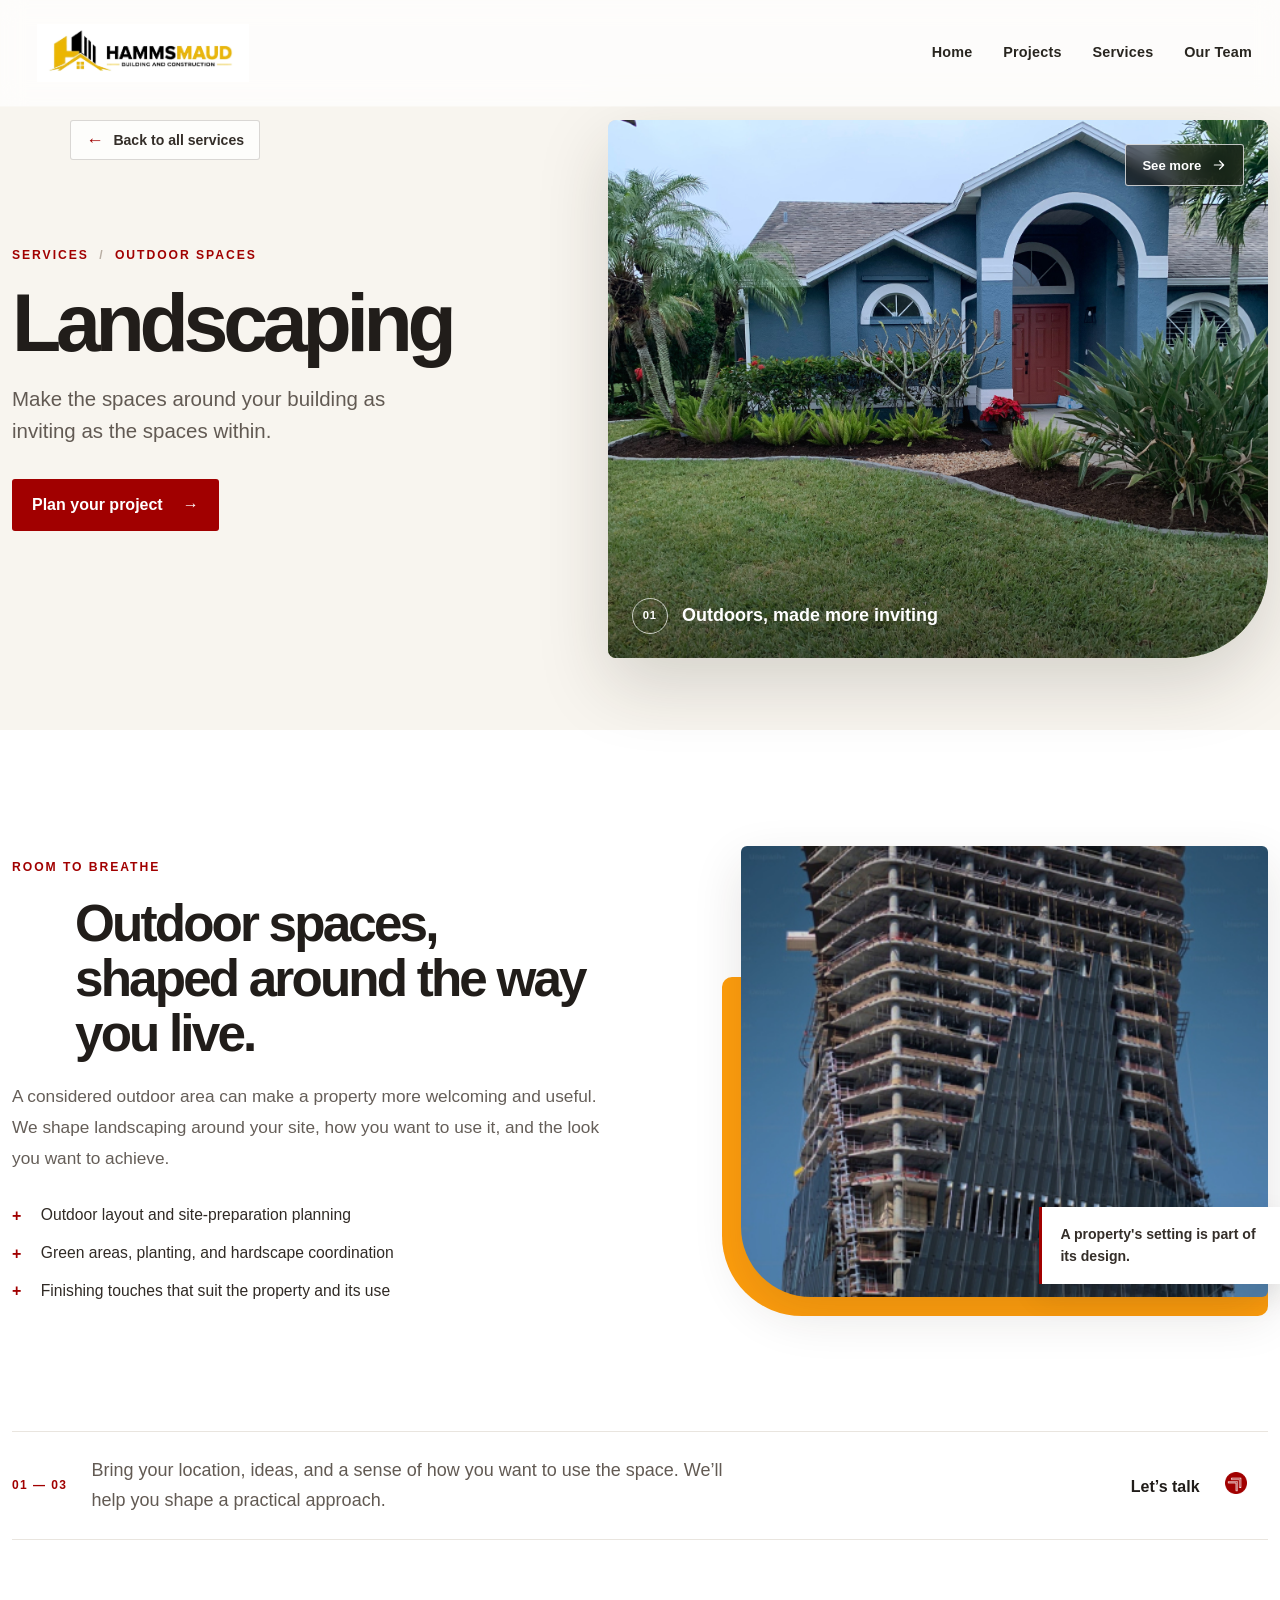
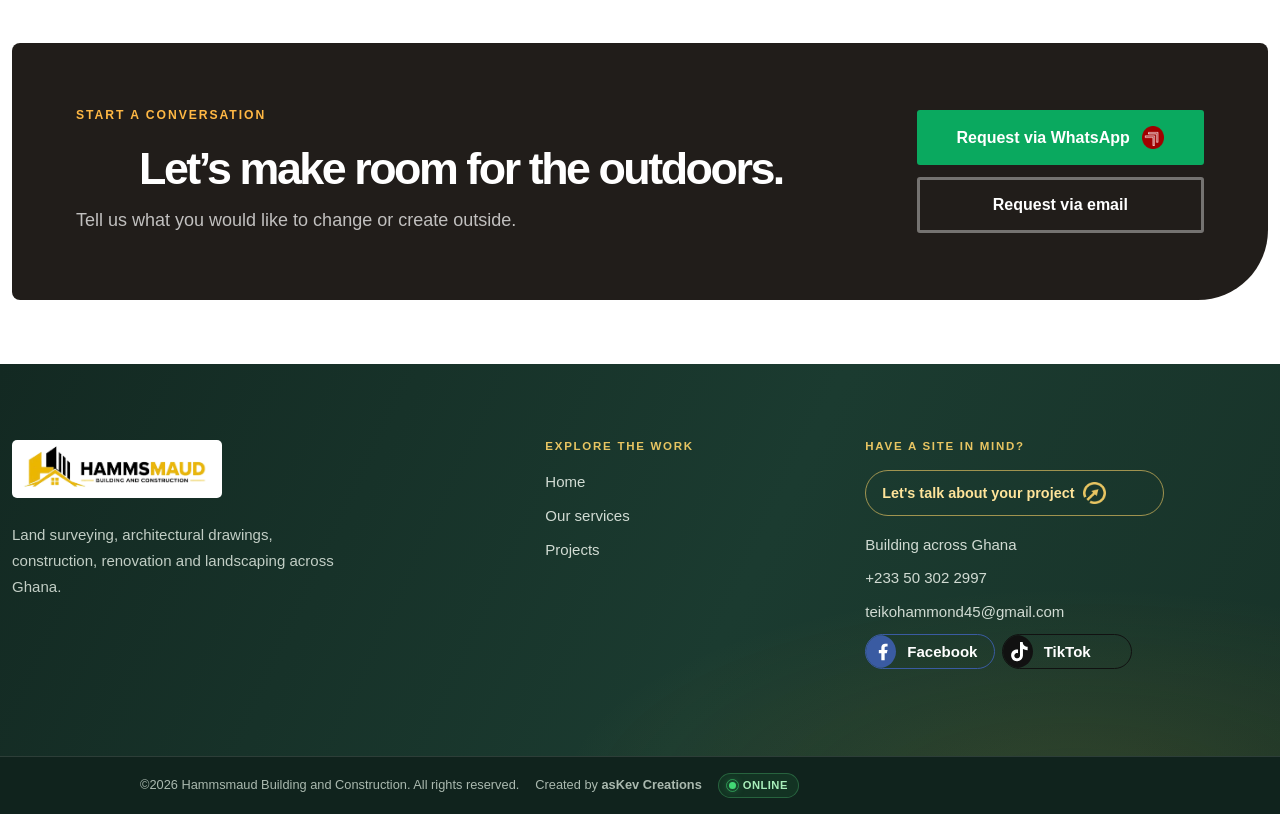
<file: service-single-landscaping.html>
<!doctype html>
<html lang="en">
  <head>
    <script async src="https://www.googletagmanager.com/gtm.js?id=GTM-MZNN6WV5"></script>
    <script>
      window.dataLayer = window.dataLayer || [];
      function gtag(){dataLayer.push(arguments);}
      gtag('js', new Date());
    </script>
    <title>Landscaping | Hammsmaud Building and Construction</title>
    <meta charset="utf-8" />
    <meta name="viewport" content="width=device-width, initial-scale=1" />
    <meta
      name="description"
      content="Landscaping planning and construction to create practical, welcoming outdoor spaces."
    />
    <link rel="stylesheet" href="css/bootstrap.min.css" />
    <link rel="stylesheet" href="style.css" />
  </head>
  <body>
    <header id="header" class="site-header position-relative">
      <nav
        id="header-nav"
        class="navbar navbar-expand-lg p-3 py-4 container-fluid border-bottom position-fixed"
      >
        <div class="container-fluid site-navigation-inner">
          <a class="navbar-brand" href="index.html"
            ><img
              src="images/h.png"
              class="logo"
              alt="Hammsmaud Building and Construction"
          /></a>
          <button
            class="navbar-toggler d-flex d-lg-none order-3 p-2 shadow-none"
            type="button"
            data-bs-toggle="offcanvas"
            data-bs-target="#bdNavbar"
            aria-controls="bdNavbar"
            aria-expanded="false"
            aria-label="Toggle navigation"
          >
            <span class="site-menu-icon" aria-hidden="true"
              ><span></span><span></span><span></span
            ></span>
          </button>
          <div
            class="offcanvas offcanvas-lg offcanvas-end site-navigation-panel"
            tabindex="-1"
            id="bdNavbar"
            aria-labelledby="bdNavbarOffcanvasLabel"
          >
            <div class="offcanvas-header">
              <div class="site-navigation-heading">
                <p>
                  HAMMSMAUD <br />
                  Building and Construction
                </p>
              </div>
              <button
                type="button"
                class="btn-close btn-close-black"
                data-bs-dismiss="offcanvas"
                aria-label="Close"
                data-bs-target="#bdNavbar"
              ></button>
            </div>
            <div class="offcanvas-body">
              <ul id="navbar" class="navbar-nav site-navigation-links">
                <li class="nav-item">
                  <a class="nav-link" href="index.html">Home</a>
                </li>
                <li class="nav-item">
                  <a class="nav-link" href="project.html">Projects</a>
                </li>
                <li class="nav-item">
                  <a class="nav-link" href="services.html">Services</a>
                </li>
                
                <li class="nav-item">
                  <a class="nav-link" href="team.html">Our Team</a>
                </li>
              </ul>
              <div class="site-navigation-note">
                <span>BUILD WITH CONFIDENCE</span>
                <p>Have a project in mind?</p>
                <div
                  class="site-navigation-social"
                  role="group"
                  aria-label="Social media"
                >
                  <a
                    class="site-navigation-social-button site-navigation-social-button--facebook"
                    href="https://www.facebook.com/"
                    target="_blank"
                    rel="noopener noreferrer"
                    aria-label="Facebook"
                    ><span
                      class="site-navigation-social-icon"
                      aria-hidden="true"
                      >f</span
                    >Facebook</a
                  >
                  <a
                    class="site-navigation-social-button site-navigation-social-button--tiktok"
                    href="https://www.tiktok.com/"
                    target="_blank"
                    rel="noopener noreferrer"
                    aria-label="TikTok"
                    ><span
                      class="site-navigation-social-icon"
                      aria-hidden="true"
                      >&#9835;</span
                    >TikTok</a
                  >
                </div>
                <a href="https://wa.me/233503022997"
                  >Talk to our team
                  <img
                    class="inline-arrow-icon"
                    src="images/top-left.png"
                    alt=""
                    aria-hidden="true"
                /></a>
              </div>
            </div>
          </div>
        </div>
      </nav>
    </header>
    <section class="service-detail-hero service-detail-hero--landscaping">
      <a class="service-detail-back-link" href="services.html"
        ><span aria-hidden="true">←</span> Back to all services</a
      >
      <div class="container service-detail-hero__grid">
        <div class="service-detail-hero__copy">
          <p class="service-detail-eyebrow">
            <a href="services.html">Services</a><span>/</span> Outdoor spaces
          </p>
          <h1>Landscaping</h1>
          <p class="lead mb-0">
            Make the spaces around your building as inviting as the spaces
            within.
          </p>
          <div class="service-detail-hero__actions">
            <a class="service-detail-primary-link" href="#booking"
              >Plan your project <span aria-hidden="true">→</span></a
            >
          </div>
        </div>
        <figure
          class="service-detail-hero__media"
          data-service-gallery="landscaping"
        >
          <img
            src="images/landscaping.jpg"
            alt="Landscaping and outdoor space design"
            data-service-gallery-image
          />
          <a
            class="service-detail-gallery-next"
            href="project.html#landscaping"
            aria-label="See all landscaping projects"
          >
            See more
            <svg viewBox="0 0 24 24" aria-hidden="true">
              <path d="M5 12h14m-6-6 6 6-6 6" />
            </svg>
          </a>
          <figcaption aria-live="off">
            <span data-service-gallery-count>01</span>
            <p data-service-gallery-caption>Outdoors, made more inviting</p>
          </figcaption>
        </figure>
      </div>
    </section>
    <main class="service-detail-main">
      <div class="container">
        <section class="service-detail-story">
          <div class="service-detail-story__copy">
            <p class="service-detail-kicker">Room to breathe</p>
            <h2>Outdoor spaces, shaped around the way you live.</h2>
            <p>
              A considered outdoor area can make a property more welcoming and
              useful. We shape landscaping around your site, how you want to use
              it, and the look you want to achieve.
            </p>
            <ul class="service-detail-list">
              <li>Outdoor layout and site-preparation planning</li>
              <li>Green areas, planting, and hardscape coordination</li>
              <li>Finishing touches that suit the property and its use</li>
            </ul>
          </div>
          <figure class="service-detail-story__image">
            <img
              src="images/projects-item9.jpg"
              alt="Modern building among surrounding city architecture"
              loading="lazy"
            />
            <figcaption>A property's setting is part of its design.</figcaption>
          </figure>
        </section>
        <section class="service-detail-note">
          <span class="service-detail-note__number">01 — 03</span>
          <p>
            Bring your location, ideas, and a sense of how you want to use the
            space. We’ll help you shape a practical approach.
          </p>
          <a href="#booking" aria-label="Discuss your landscaping project"
            >Let’s talk
            <img
              class="inline-arrow-icon"
              src="images/right-up-arrow.png"
              alt=""
              aria-hidden="true"
          /></a>
        </section>
        <section
          class="service-booking-panel"
          id="booking"
          aria-labelledby="booking-title"
        >
          <div class="footer-construction-icons" aria-hidden="true">
            <span
              ><svg viewBox="0 0 48 48">
                <path
                  d="M8 29v-5a16 16 0 0 1 32 0v5M4 29h40v5H4zM14 22v7m20-7v7M24 8v5"
                /></svg
            ></span>
            <span
              ><svg viewBox="0 0 48 48">
                <path
                  d="M6 13h36v24H6zM6 21h36M6 29h36M18 13v8m12 0v8M18 29v8"
                /></svg
            ></span>
            <span
              ><svg viewBox="0 0 48 48">
                <path
                  d="M8 40h32M13 40V10h6v30M16 10h27M19 14l20 10M39 14v12m0 0a5 5 0 0 1-10 0v-2M10 16h9m-6 7h6m-6 7h6"
                /></svg
            ></span>
            <span
              ><svg viewBox="0 0 48 48">
                <path
                  d="M7 41V8h34v33M7 41h34M14 15h7v8h-7zm13 0h7v8h-7zm-13 14h7v8h-7zm13 0h7v12h-7z"
                /></svg
            ></span>
            <span
              ><svg viewBox="0 0 48 48">
                <path
                  d="M9 39 36 12l5 5-27 27H9zM31 17l5 5M26 22l5 5M21 27l5 5M16 32l5 5"
                /></svg
            ></span>
          </div>
          <div>
            <p class="service-detail-kicker">Start a conversation</p>
            <h2 id="booking-title">Let’s make room for the outdoors.</h2>
            <p>Tell us what you would like to change or create outside.</p>
          </div>
          <div class="service-booking-actions">
            <a
              class="service-booking-button"
              href="https://wa.me/233503022997?text=Hello%2C%20I%27d%20like%20to%20book%20Landscaping.%20Please%20contact%20me%20to%20discuss%20my%20project."
              >Request via WhatsApp
              <img
                class="inline-arrow-icon"
                src="images/right-up-arrow.png"
                alt=""
                aria-hidden="true"
            /></a>
            <a
              class="service-booking-button service-booking-button--email"
              href="mailto:teikohammond45@gmail.com?subject=Landscaping%20booking%20request&body=Hello%2C%20I%27d%20like%20to%20discuss%20a%20landscaping%20project.%20My%20site%20location%20is%3A"
              >Request via email</a
            >
          </div>
        </section>
      </div>
    </main>
    <footer id="footer">
      <div class="footer-construction-icons" aria-hidden="true">
        <span
          ><svg viewBox="0 0 48 48">
            <path d="M8 29v-5a16 16 0 0 1 32 0v5M4 29h40v5H4z" />
            <path d="M14 22v7m20-7v7M24 8v5" /></svg
        ></span>
        <span
          ><svg viewBox="0 0 48 48">
            <path
              d="M6 13h36v24H6zM6 21h36M6 29h36M18 13v8m12 0v8M18 29v8"
            /></svg
        ></span>
        <span
          ><svg viewBox="0 0 48 48">
            <path
              d="M8 40h32M13 40V10h6v30M16 10h27M19 14l20 10M39 14v12m0 0a5 5 0 0 1-10 0v-2"
            />
            <path d="M10 16h9m-6 7h6m-6 7h6" /></svg
        ></span>
        <span
          ><svg viewBox="0 0 48 48">
            <path
              d="M7 41V8h34v33M7 41h34M14 15h7v8h-7zm13 0h7v8h-7zm-13 14h7v8h-7zm13 0h7v12h-7z"
            /></svg
        ></span>
        <span
          ><svg viewBox="0 0 48 48">
            <path
              d="M9 39 36 12l5 5-27 27H9zM31 17l5 5M26 22l5 5M21 27l5 5M16 32l5 5"
            /></svg
        ></span>
      </div>
      <div class="container">
        <div class="row">
          <div class="col-lg-5 col-md-6">
            <div class="footer-menu">
              <img
                src="images/h.png"
                alt="Hammsmaud Building and Construction"
              />
              <p>
                Land surveying, architectural drawings, construction, renovation
                and landscaping across Ghana.
              </p>
            </div>
          </div>
          <div class="col-lg-3 col-md-6">
            <div class="footer-menu">
              <h3>Explore the work</h3>
              <ul class="menu-list list-unstyled">
                <li><a href="index.html">Home</a></li>
                <li><a href="services.html">Our services</a></li>
                <li><a href="project.html">Projects</a></li>
              </ul>
            </div>
          </div>
          <div class="col-lg-4 col-md-6">
            <div class="footer-menu">
              <h3>Have a site in mind?</h3>
              <a class="footer-contact-cta" href="https://wa.me/233503022997"
                >Let's talk about your project
                <img
                  class="inline-arrow-icon"
                  src="images/top-left.png"
                  alt=""
                  aria-hidden="true"
              /></a>
              <ul class="menu-list list-unstyled">
                <li>Building across Ghana</li>
                <li>
                  <a href="https://wa.me/233503022997">+233 50 302 2997</a>
                </li>
                <li class="footer-email-row">
                  <a href="mailto:teikohammond45@gmail.com"
                    >teikohammond45@gmail.com</a
                  >
                  <span
                    class="footer-social-links"
                    role="group"
                    aria-label="Social media"
                  >
                    <a
                      class="footer-social-button footer-social-button--facebook"
                      href="https://www.facebook.com/"
                      target="_blank"
                      rel="noopener noreferrer"
                      aria-label="Facebook"
                      ><span class="footer-social-icon"
                        ><svg viewBox="0 0 24 24" aria-hidden="true">
                          <path
                            d="M14 13.5h2.5l1-4H14v-2c0-1.03 0-2 2-2h1.5V2.14c-.326-.043-1.557-.14-2.857-.14C11.928 2 10 3.657 10 6.7v2.8H7v4h3V22h4v-8.5Z"
                          /></svg></span
                      ><span class="footer-social-text">Facebook</span
                      ><span class="footer-social-action">Connect</span></a
                    >
                    <a
                      class="footer-social-button footer-social-button--tiktok"
                      href="https://www.tiktok.com/"
                      target="_blank"
                      rel="noopener noreferrer"
                      aria-label="TikTok"
                      ><span class="footer-social-icon"
                        ><svg viewBox="0 0 24 24" aria-hidden="true">
                          <path
                            d="M12.525.02c1.31-.02 2.61-.01 3.91-.02.08 1.53.63 3.09 1.75 4.17 1.12 1.08 2.7 1.58 4.19 1.66v4.03c-1.4-.05-2.8-.34-4.06-.94-.55-.25-1.06-.57-1.56-.9-.01 2.77.01 5.54-.02 8.31-.07 1.33-.51 2.65-1.28 3.74-1.24 1.82-3.39 3.01-5.6 3.05-1.36.08-2.72-.29-3.87-.99-1.9-1.14-3.2-3.22-3.39-5.43-.02-.5-.03-1-.01-1.49.17-1.79 1.06-3.5 2.45-4.64 1.58-1.34 3.79-1.98 5.83-1.6.02 1.48-.04 2.96-.04 4.44-.99-.32-2.15-.23-3.02.37-.63.41-1.12 1.05-1.28 1.79-.14.34-.1.72-.09 1.08.24 1.65 1.83 3.04 3.53 2.89 1.13-.01 2.2-.68 2.78-1.65.19-.33.4-.67.41-1.06.1-1.78.06-3.56.07-5.34.01-4.01-.01-8.02.02-12.03Z"
                          /></svg></span
                      ><span class="footer-social-text">TikTok</span
                      ><span class="footer-social-action">Connect</span></a
                    >
                  </span>
                </li>
              </ul>
            </div>
          </div>
        </div>
      </div>
    </footer>
    <div
      class="footer-bottom d-flex flex-wrap justify-content-between border-top pt-5 pb-3"
    >
      <div class="container">
        <div class="row">
          <div class="col-lg-6">
            <p>
              <span
                >©2026 Hammsmaud Building and Construction. All rights
                reserved.</span
              >
              <span>Created by <strong>asKev Creations</strong></span>
              <span class="site-live-pill"
                ><span class="site-live-pill__dot" aria-hidden="true"></span
                >Online</span
              >
            </p>
          </div>
        </div>
      </div>
    </div>
    <button
      type="button"
      class="btn btn-lg btn-lg-square rounded-circle back-to-top"
      id="backToTopBtn"
      aria-label="Back to top"
    >
      <svg
        viewBox="0 0 24 24"
        width="20"
        height="20"
        fill="none"
        stroke="currentColor"
        stroke-width="2"
        stroke-linecap="round"
        stroke-linejoin="round"
        aria-hidden="true"
      >
        <path d="M12 19V5M5 12l7-7 7 7" />
      </svg>
    </button>
    <script src="js/service-gallery.js"></script>
    <script src="js/back-to-top.js"></script>
    <script src="js/bootstrap.bundle.min.js"></script>
    <script src="js/navigation-social.js"></script>
    <script src="js/media-skeleton.js"></script>
  </body>
</html>
</file>
<file: style.css>
:root {
  --accent-color: #333;
  --black-color: #000;
  --dark-color: #111;
  --gray-color-100: #f9f7f5;
  --gray-color-200: #efefef;
  --gray-color-300: #d1d1d1;
  --gray-color-400: #c0c0c0;
  --gray-color-500: #adb5bd;
  --dark-gray-color: #474341;
  --bs-light-rgb: rgba(255, 255, 255, 1);
  --light-color: #fff;
  --primary-color: #ff9e0d;
  --swiper-theme-color: #807e7c !important;
  --bs-primary-rgb: 255, 158, 13;
}

img[data-media-state="loading"] {
  background-color: #e9e5df;
  background-image: linear-gradient(
    100deg,
    #e9e5df 20%,
    #f7f5f0 40%,
    #e9e5df 60%
  );
  background-size: 200% 100%;
  animation: media-skeleton-shimmer 1.4s ease-in-out infinite;
}

img[data-media-state="error"] {
  background-color: #e9e5df;
  background-image: none;
  animation: none;
}

@keyframes media-skeleton-shimmer {
  to {
    background-position-x: -200%;
  }
}

@media (prefers-reduced-motion: reduce) {
  img[data-media-state="loading"] {
    animation: none;
  }
}

.inline-arrow-icon {
  display: inline-block;
  width: 4rem;
  height: 1.4rem;
  max-width: 10rem;
  flex: 0 0 1rem;
  object-fit: contain;
  vertical-align: -0.15em;
}

/* Advanced Back to Top Button with Progress */
/* Enhanced Project Pills Styles */
.project-pills {
  display: flex;
  align-items: center;
  flex-wrap: wrap;
  justify-content: center;
  gap: 0.75rem;
  margin-bottom: 1.5rem;
}

.project-pills > .project-pill {
  flex: 0 1 auto;
  margin: 0 !important;
}

.project-pill {
  display: inline-block;
  background: var(--primary);
  color: #a10000 !important;
  border-color: var(--primary);
  padding: 0.5rem 1rem;
  border-radius: 25px;
  font-size: 0.85rem;
  font-weight: 600;
  transition: all 0.3s ease;
  box-shadow: 0 4px 12px rgba(0, 0, 0, 0.4);
  transform: scale(1.05);
  cursor: pointer;
  position: relative;
  overflow: hidden;
}

.project-pill::before {
  content: "";
  position: absolute;
  top: 0;
  left: -100%;
  width: 100%;
  height: 100%;
  background: linear-gradient(
    90deg,
    transparent,
    rgba(255, 255, 255, 0.4),
    transparent
  );
  transition: left 0.5s ease;
}

.project-pill:hover::before {
  left: 100%;
}

.project-pill:hover {
  background: var(--primary);
  color: white;
  transform: translateY(-2px);
  box-shadow: 0 6px 15px rgba(0, 149, 124, 0.3);
  border-color: var(--primary);
}

.project-pill.active {
  background: #a10000 !important;
  color: #ffffff !important;
  border-color: var(--primary);
  box-shadow: 0 4px 12px rgba(0, 0, 0, 0.4);
  transform: scale(1.05);
}

.project-pills-reveal-ready .project-pill-reveal {
  opacity: 0;
  transform: translateY(18px) scale(1.05);
  transition:
    opacity 420ms ease,
    transform 420ms cubic-bezier(0.2, 0.7, 0.2, 1);
  transition-delay: 0ms;
}

.project-pills-reveal-ready .project-pill-reveal.is-visible {
  opacity: 1;
  transform: scale(1.05);
  transition-delay: var(--pill-reveal-delay, 0ms);
}

.project-pills-reveal-ready .project-pill-reveal:hover {
  transform: translateY(-2px);
  transition-delay: 0ms;
}

@media (prefers-reduced-motion: reduce) {
  .project-pills-reveal-ready .project-pill-reveal,
  .project-pills-reveal-ready .project-pill-reveal.is-visible {
    opacity: 1;
    transform: none;
    transition: none;
  }
}

/* Floating elements for services */
.service-floating {
  position: absolute;
  width: 80px;
  height: 80px;
  background: #a10000;
  border-radius: 50%;
  opacity: 0.1;
  animation: float 6s ease-in-out infinite;
  pointer-events: none;
  z-index: 0;
}

.service-floating:nth-child(1) {
  top: 10%;
  left: 5%;
  animation-delay: 0s;
}

.service-floating:nth-child(2) {
  top: 60%;
  right: 8%;
  animation-delay: -2s;
}

.service-floating:nth-child(3) {
  bottom: 20%;
  left: 10%;
  animation-delay: -4s;
}

@keyframes float {
  0%,
  100% {
    transform: translateY(0px) rotate(0deg);
  }
  50% {
    transform: translateY(-20px) rotate(180deg);
  }
}

.back-to-top {
  position: fixed;
  bottom: 30px;
  right: 30px;
  width: 50px;
  height: 50px;
  background: #a10000;
  color: white;
  border: none;
  border-radius: 50%;
  cursor: pointer;
  display: flex;
  align-items: center;
  justify-content: center;
  font-size: 1.2rem;
  box-shadow: 0 4px 15px rgba(0, 149, 124, 0.3);
  transition: all 0.3s ease;
  opacity: 0;
  visibility: hidden;
  z-index: 999;
  transform: translateY(20px);
  overflow: hidden;
}

.back-to-top .progress-circle {
  position: absolute;
  top: 0;
  left: 0;
  width: 100%;
  height: 100%;
  transform: rotate(-90deg);
}

.back-to-top .progress-circle-background {
  fill: none;
  stroke: rgba(255, 255, 255, 0.2);
  stroke-width: 2;
}

.back-to-top .progress-circle-fill {
  fill: none;
  stroke: white;
  stroke-width: 2;
  stroke-dasharray: 138.16; /* 2 * π * 22 */
  stroke-dashoffset: 138.16;
  transition: stroke-dashoffset 0.3s ease;
}

.back-to-top.visible {
  opacity: 1;
  visibility: visible;
  transform: translateY(0);
}

.back-to-top:hover {
  background: var(--primary-dark);
  transform: translateY(-3px);
  box-shadow: 0 6px 20px rgba(0, 149, 124, 0.4);
}

.back-to-top:hover .progress-circle-fill {
  stroke: rgba(255, 255, 255, 0.8);
}

/* Responsive design for advanced version */
@media (max-width: 768px) {
  .back-to-top {
    bottom: 20px;
    right: 20px;
    width: 45px;
    height: 45px;
    font-size: 1.1rem;
  }

  .back-to-top .progress-circle {
    width: 45px;
    height: 45px;
  }
}

.mainbut {
  background-color: #a10000;
}

/* on mobile devices below 600px
 */
@media screen and (max-width: 600px) {
  :root {
    --header-height: 100px;
    --header-height-min: 80px;
  }
}

/* Fonts */
:root {
  --body-font: "Urbanist", sans-serif;
  --heading-font: "Fira Sans", sans-serif;
}

/*----------------------------------------------*/
/* 2 GENERAL TYPOGRAPHY */
/*----------------------------------------------*/

/* 2.1 General Styles
/*----------------------------------------------*/
*,
*::before,
*::after {
  -webkit-box-sizing: border-box;
  -moz-box-sizing: border-box;
  box-sizing: border-box;
}

html {
  box-sizing: border-box;
}

body {
  font-family: var(--body-font);
  font-size: 16px;
  font-weight: 300;
  line-height: 1.6;
  color: var(--accent-color);
  margin: 0;
}

a {
  text-decoration: none;
  transition: 0.3s color ease-out;
  color: inherit;
}

a.stretched-link {
  color: var(--primary-color);
}

a:hover {
  text-decoration: none;
  color: var(--primary-color);
}
p {
  font-size: 18px;
}
p.light {
  color: var(--light-color);
}
p.blog {
  font-size: 18px;
  color: var(--gray-color-400);
}
span.light {
  color: var(--light-color);
}

em.light {
  color: var(--light-color);
}

table.light tr {
  color: var(--light-color);
}

b,
strong {
  font-weight: bold;
}

.highlight {
  background: var(--dark-color);
  color: var(--light-color);
}

::selection {
  color: var(--light-color);
  background: var(--primary-color);
}
.swiper-pagination-bullet {
  background: #ffffff !important;
  /* margin: 0 8px o !important; */
  --swiper-pagination-bullet-horizontal-gap: 10px;
}

/* 2.2 Background Color
/*----------------------------------------------*/
.bg-gray-200 {
  background-color: var(--gray-color-200);
}

.bg-light {
  background-color: var(--light-color) !important;
}

/* 2.3 Border Radius
/*----------------------------------------------*/
.border-rounded-10 {
  border-radius: 10px;
}

/* 2.4 Section
/*----------------------------------------------*/

/* - Section Padding
--------------------------------------------------------------*/
.padding-small {
  padding-top: 2em;
  padding-bottom: 2em;
}

.padding-medium {
  padding-top: 4em;
  padding-bottom: 4em;
}

.padding-large {
  padding-top: 7em;
  padding-bottom: 7em;
}

.padding-xlarge {
  padding-top: 10em;
  padding-bottom: 10em;
}

/* - Section margin
--------------------------------------------------------------*/
.margin-small {
  margin-top: 3em;
  margin-bottom: 3em;
}

.margin-medium {
  margin-top: 5em;
  margin-bottom: 5em;
}

.margin-large {
  margin-top: 7em;
  margin-bottom: 7em;
}

.margin-xlarge {
  margin-top: 9em;
  margin-bottom: 9em;
}

@media only screen and (max-width: 768px) {
  .margin-small,
  .margin-medium,
  .margin-large {
    margin-top: 1em;
    margin-bottom: 1em;
  }
}

/* - Section Title
--------------------------------------------------------------*/
h1,
h2,
h3,
h4,
h5,
h6 {
  font-family: var(--heading-font);
  font-weight: 500;
  line-height: 1;
}

h1.light,
h2.light,
h3.light,
h4.light,
h5.light {
  color: var(--light-color);
}
.display-2 {
  font-family: var(--heading-font);
  font-weight: 500;
}
h1 {
  font-size: 8em;
}

h2 {
  font-size: 1em;
  font-weight: 400;
  letter-spacing: 0.32em;
  padding-left: 63px;
}

h3 {
  font-size: 2.8em;
  line-height: 1.2em;
  font-weight: 700;
}

/* - Section width
--------------------------------------------------------------*/
.container {
  max-width: 1300px;
}

.container-md {
  max-width: 1460px;
}

.container-lg {
  max-width: 1750px;
}

/*--------------------------------------------------------------
/** 2.5 Buttons
--------------------------------------------------------------*/
/* - Button Primary Sizes
------------------------------------------------------------- */
.btn-primary,
.btn-primary:hover,
.btn-primary:active,
.btn-primary:focus {
  color: #fff;
  background-color: var(--dark-color);
  border-color: var(--dark-color);
  box-shadow: none;
}

/* - Button Sizes
------------------------------------------------------------- */
.btn.btn-small {
  padding: 0.8em 1.8em;
  font-size: 0.85em;
}

.btn.btn-medium {
  padding: 1.2em 2.7em;
  font-size: 1em;
}

.btn.btn-large {
  padding: 0.8em 4.6em;
  font-size: 1.6em;
}

.btn.btn-full {
  display: block;
  margin: 0.85em 0;
  width: 100%;
  letter-spacing: 0.12em;
}

/* - Buttons Aligns
------------------------------------------------------------- */
.btn-left {
  text-align: left;
  display: block;
}

.btn-center {
  text-align: center;
  display: block;
}

.btn-right {
  text-align: right;
  display: block;
}

/*----------------------------------------------*/
/* 3 CONTENT ELEMENTS */
/*----------------------------------------------*/

/* 3.1 Button Hover Effects
------------------------------------------------------------- */
.btn-slide {
  position: relative;
  display: inline-block;
  border: none;
  cursor: pointer;
  border-radius: 15px;
  padding: 18px 44px;
}

.btn-slide.hover-slide-right::before {
  top: 0;
  bottom: 0;
  left: 0;
  height: 100%;
  width: 0%;
  background-color: var(--primary-color);
  transition: 0.3s ease-in-out;
  border-radius: 15px;
}

.btn-slide span {
  position: relative;
  display: inline-block;
  top: 0;
  left: 0;
  width: 100%;
  transition: 0.3s;
  font-weight: 900;
}

::before,
::after {
  position: absolute;
  content: "";
}

.btn-slide.hover-slide-right:hover::before {
  width: 100%;
}

.btn-slide.hover-slide-right:hover span {
  color: var(--light-color);
}

/* 3.3 Zoom Effect
------------------------------------------*/
.zoom-effect {
  position: relative;
  overflow: hidden;
  width: fit-content;
}

.zoom-effect img {
  max-width: 100%;
  -webkit-transition: 0.6s ease-out;
  -moz-transition: 0.6s ease-out;
  transition: 0.6s ease-out;
}

.zoom-effect:hover img {
  -webkit-transform: scale(1.1, 1.1);
  -moz-transform: scale(1.1, 1.1);
  transform: scale(1.1, 1.1);
}

.zoom-effect:before {
  content: "";
  display: block;
  width: 100%;
  height: 100%;
  top: 0;
  left: 0;
  position: absolute;
  z-index: 2;
  opacity: 0;
  -moz-transition: 0.5s ease;
  -webkit-transition: 0.5s ease;
  transition: 0.5s ease;
}

.zoom-effect:hover:before {
  opacity: 1;
  cursor: pointer;
}

/* 3.4 Left Pattern
------------------------------------------*/
.left-pattern {
  position: relative;
}

.left-pattern::before {
  content: "";
  position: absolute;
  width: 52px;
  height: 2px;
  top: 46%;
  left: 0;
  background-color: var(--primary-color);
}

/*--------------------------------------------------------------
/** 3.5 Jarallax
--------------------------------------------------------------*/
.jarallax {
  position: relative;
  z-index: 0;
  min-height: 350px;
}

.jarallax > .jarallax-img {
  position: absolute;
  object-fit: cover;
  top: 0;
  left: 0;
  width: 100%;
  height: 100%;
  z-index: -1;
}

.jarallax-img {
  position: relative;
  z-index: 0;
}

.jarallax img.jarallax-img {
  position: relative;
  display: block;
  max-width: 100%;
  height: auto !important;
  z-index: -100;
}

/*----------------------------------------------*/
/* 4 SITE STRUCTURE */
/*----------------------------------------------*/

/* 4.1 Header
------------------------------------------------------------- */
.site-header {
  width: 100%;
  z-index: 10;
}
#header-nav.navbar {
  z-index: 99999999;
  background-color: transparent;
  border-bottom-color: rgba(255, 255, 255, 0.35) !important;
}

#header-nav.navbar::before {
  content: "";
  position: absolute;
  inset: 0;
  z-index: 0;
  background-color: rgba(255, 255, 255, 0.72);
  -webkit-backdrop-filter: blur(12px);
  backdrop-filter: blur(12px);
  transition:
    background-color 0.25s ease,
    box-shadow 0.25s ease;
  pointer-events: none;
}

#header-nav > .container-fluid {
  position: relative;
  z-index: 1;
}

#header-nav.navbar.scrolled::before {
  background-color: rgba(255, 255, 255, 0.9);
  box-shadow: 0 4px 24px rgba(0, 0, 0, 0.08);
}

.navbar-brand {
  font-family: "Monoton", cursive;
  font-size: 1.5rem;
  font-weight: 400;
  /* background: rgba(0, 0, 0, 0.6);  Black background with 0.5 opacity */
  color: white;
  text-align: center;
}

.logo {
  width: 300px;
  margin-right: 200px;
}

@media (max-width: 991.98px) {
  #header-nav.navbar {
    padding-top: 0.5rem !important;
    padding-bottom: 0.5rem !important;
  }

  #header-nav .navbar-brand {
    margin-right: auto;
    padding: 0;
  }

  #header-nav .logo {
    width: min(200px, 58vw);
    max-height: 56px;
    margin-right: 0;
    object-fit: contain;
  }

  #header-nav .navbar-toggler svg.navbar-icon {
    width: 32px;
    height: 32px;
  }
}

.logofooter {
  width: 200px;
}

/* Style for active and hovered links */
.navbar-nav .nav-link.active,
.navbar-nav .nav-link:hover {
  color: var(--primary-color);
  position: relative;
}
@media (max-width: 999px) {
  .navbar-nav .nav-link.active,
  .navbar-nav .nav-link:hover {
    position: unset;
  }
}

.navbar-nav .nav-link.active::after,
.navbar-nav .nav-link:hover::after {
  content: "";
  position: absolute;
  left: 0;
  bottom: -32px;
  width: 100%;
  border-bottom: 4px solid #f0a500;
}

.nav-link {
  padding-bottom: 5px;
}

.offcanvas a.nav-link {
  font-family: var(--body-font);
  color: var(--black-color);
  letter-spacing: 0.01rem;
  font-size: 18px;
}

.offcanvas a.nav-link:hover,
.offcanvas a.nav-link:focus {
  color: var(--primary-color);
}

.navbar-toggler svg.navbar-icon {
  width: 40px;
  height: 40px;
  outline: none;
}

/* dropdown style  */
.dropdown-menu {
  border-radius: 0rem;
}

.dropdown-item {
  display: block;
  width: 100%;
  padding: 0.25rem 1rem;
  clear: both;
  font-weight: 400;
  color: #212529;
  font-family: var(--heading-font);
  text-align: inherit;
  text-decoration: none;
  white-space: nowrap;
  background-color: transparent;
  border: 0;
}

.dropdown-toggle::after {
  border-top: 0em solid;
  border-right: 0em solid transparent;
  border-left: 0em solid transparent;
}

.dropdown-item.active,
.dropdown-item:active {
  color: #1e2125;
  text-decoration: none;
  background-color: #e9ecef;
}

/* - Offcanvas
------------------------------------------------------------- */
#header-nav .offcanvas.show {
  z-index: 9999;
}

.offcanvas.show .nav-item a.nav-link,
#header-nav .offcanvas.show .nav-item a:hover {
  font-size: 2em;
  color: var(--dark-color);
}

#header-nav .offcanvas.show .nav-item a.dropdown-item:hover {
  font-size: 1em;
  color: var(--dark-color);
}

.offcanvas.show .offcanvas-body .navbar-nav {
  align-items: unset !important;
  padding-left: 20px;
}

@media (max-width: 999px) {
  .social-links ul.navbar-nav {
    display: none;
  }
}

@media (min-width: 1399px) {
  #header .navbar-expand-lg {
    flex-direction: row;
    flex-wrap: nowrap;
    justify-content: flex-start;
  }

  #header .navbar-expand-lg .navbar-collapse {
    display: flex !important;
    flex-basis: auto;
  }

  #header .navbar-expand-lg .navbar-toggler {
    display: none;
  }
}

/* Shared navigation */
#header-nav.navbar {
  min-height: 88px;
}

#header-nav .site-navigation-inner {
  width: 100%;
  max-width: 1320px;
  margin-inline: auto;
}

#header-nav .navbar-brand {
  margin: 0;
  padding: 0;
  line-height: 0;
}

#header-nav .logo {
  width: min(230px, 24vw);
  max-height: 58px;
  margin: 0;
  object-fit: contain;
}

#header-nav .site-navigation-panel .offcanvas-body {
  display: flex;
  align-items: center;
  justify-content: flex-end;
  padding: 0;
}

#header-nav .site-navigation-links {
  flex-direction: row;
  align-items: center !important;
  justify-content: flex-end !important;
  flex-grow: 0 !important;
  gap: clamp(1.25rem, 2.4vw, 2.5rem);
  padding: 0 !important;
}

#header-nav .site-navigation-links > .nav-item {
  display: block;
  margin: 0 !important;
}

#header-nav .site-navigation-links > .nav-item:nth-child(n + 6),
#header-nav .site-navigation-inner > .site-navigation-panel .social-links {
  display: none !important;
}

#header-nav .site-navigation-links .nav-link {
  position: relative;
  padding: 0.7rem 0 !important;
  color: #28251f;
  font-size: 0.9rem;
  font-weight: 600 !important;
  letter-spacing: 0.015em;
  transition: color 180ms ease;
}

#header-nav .site-navigation-links .nav-link::after {
  content: none;
}

#header-nav .site-navigation-links .nav-link:hover,
#header-nav .site-navigation-links .nav-link:focus-visible,
#header-nav .site-navigation-links .nav-link.active {
  color: #a86600;
}

#header-nav .site-navigation-heading,
#header-nav .site-navigation-note {
  display: none;
}

#header-nav .site-navigation-social {
  display: none;
}

@media (max-width: 991.98px) {
  #header-nav.navbar {
    min-height: 76px;
    padding-inline: 1rem !important;
  }

  #header-nav .logo {
    width: min(190px, 55vw);
    max-height: 52px;
  }

  #header-nav .navbar-toggler {
    display: grid !important;
    place-items: center;
    width: 46px;
    height: 46px;
    margin-left: 0.75rem;
    border: 1px solid rgba(37, 33, 28, 0.13);
    border-radius: 50%;
    background: rgba(255, 255, 255, 0.82);
    transition:
      background-color 180ms ease,
      transform 180ms ease;
  }

  #header-nav .site-menu-icon {
    display: flex;
    width: 21px;
    height: 16px;
    flex-direction: column;
    justify-content: space-between;
  }

  #header-nav .site-menu-icon span {
    display: block;
    width: 100%;
    height: 2px;
    border-radius: 999px;
    background: #28251f;
  }

  #header-nav .navbar-toggler:hover {
    transform: translateY(-1px);
    background: #fff;
  }

  #header-nav .navbar-toggler svg.navbar-icon {
    width: 25px;
    height: 25px;
  }

  #header-nav .site-navigation-panel {
    --bs-offcanvas-width: min(420px, 100vw);
    z-index: 1055;
    border: 0;
    background: #f8f6f1;
    box-shadow: -24px 0 70px rgba(20, 18, 15, 0.18);
  }

  #header-nav .site-navigation-panel .offcanvas-header {
    display: flex;
    justify-content: space-between;
    min-height: 148px;
    padding: 2rem 1.75rem 1.35rem;
    border-bottom: 1px solid rgba(39, 34, 27, 0.1);
    background:
      linear-gradient(rgba(0, 0, 0, 0.6), rgba(0, 0, 0, 0.3)),
      url(https://images.unsplash.com/vector-1788230847720-75ba11bdb8a3?q=80&w=1040&auto=format&fit=crop&ixlib=rb-4.1.0&ixid=NHwxMjA3fDA%3D)
        center / cover no-repeat;
  }

  #header-nav .site-navigation-heading {
    display: block;
  }

  #header-nav .site-navigation-heading p {
    margin: 0 0 0.55rem;
    color: #9c650f;
    font-size: 0.66rem;
    font-weight: 700;
    letter-spacing: 0.2em;
  }

  #header-nav .site-navigation-heading h2 {
    margin: 0;
    color: #24211d;
    font-family: var(--heading-font);
    font-size: clamp(2rem, 8vw, 2.7rem);
    font-weight: 600;
    letter-spacing: -0.055em;
  }

  #header-nav .site-navigation-panel .btn-close {
    width: 42px;
    height: 42px;
    margin: 0;
    border: 1px solid rgba(39, 34, 27, 0.14);
    border-radius: 50%;
    background-size: 12px;
    opacity: 0.75;
    transition:
      background-color 180ms ease,
      opacity 180ms ease;
    background-color: #f8f6f1;
  }

  #header-nav .site-navigation-panel .btn-close:hover {
    background-color: #ece7de;
    opacity: 1;
  }

  #header-nav .site-navigation-panel .offcanvas-body {
    display: flex;
    flex-direction: column;
    align-items: stretch;
    justify-content: flex-start;
    min-height: 0;
    padding: 0 1.75rem 1.75rem;
    overflow-y: auto;
  }

  #header-nav .site-navigation-links {
    display: flex;
    flex-direction: column;
    align-items: stretch !important;
    gap: 0;
    width: 100%;
    margin: 0;
  }

  #header-nav .site-navigation-links > .nav-item {
    display: flex;
    align-items: center;
    min-height: 69px;
    border-bottom: 1px solid rgba(39, 34, 27, 0.1);
  }

  #header-nav .site-navigation-links .nav-link,
  #header-nav .site-navigation-panel.show .site-navigation-links .nav-link {
    flex: 1;
    padding: 1.1rem 0 !important;
    color: #28251f;
    font-family: var(--heading-font);
    font-size: clamp(1.25rem, 5vw, 1.55rem) !important;
    font-weight: 500 !important;
    letter-spacing: -0.025em;
    text-align: left;
  }

  #header-nav .site-navigation-links .nav-link::after {
    content: none;
  }

  #header-nav .site-navigation-links .nav-link:hover,
  #header-nav .site-navigation-links .nav-link:focus-visible,
  #header-nav .site-navigation-links .nav-link.active {
    color: #a86600 !important;
  }

  #header-nav .site-navigation-note {
    display: block;
    margin-top: auto;
    padding: 1.4rem 1.45rem 1.5rem;
    border-radius: 1rem;
    background: #400101;
    color: #fff;
  }

  #header-nav .site-navigation-note > span {
    color: #eab95f;
    font-size: 0.62rem;
    font-weight: 700;
    letter-spacing: 0.16em;
  }

  #header-nav .site-navigation-note p {
    margin: 0.65rem 0 0.9rem;
    color: #fff;
    font-family: var(--heading-font);
    font-size: 1.2rem;
    font-weight: 500;
  }

  #header-nav .site-navigation-note a {
    display: flex;
    align-items: center;
    justify-content: space-between;
    padding-top: 0.8rem;
    border-top: 1px solid rgba(255, 255, 255, 0.2);
    color: #f4d18d;
    font-size: 0.9rem;
    font-weight: 600;
    text-decoration: none;
  }

  #header-nav .site-navigation-note a:hover,
  #header-nav .site-navigation-note a:focus-visible {
    color: #fff;
  }

  #header-nav .site-navigation-social {
    display: block;
    margin: 0.9rem 0 0;
    padding: 0 1.45rem 1rem;
  }

  #header-nav .site-navigation-social .footer-social-button {
    background: #fff;
    color: #28251f !important;
  }

  #header-nav .site-navigation-social .footer-social-text {
    color: #28251f !important;
  }

  #header-nav
    .site-navigation-social
    .footer-social-button:hover
    .footer-social-text,
  #header-nav
    .site-navigation-social
    .footer-social-button:focus-visible
    .footer-social-text {
    color: #fff !important;
  }

  .offcanvas-backdrop.show {
    opacity: 0.58;
  }
}

/* 4.2 Intro
------------------------------------------------------------- */
#intro .banner-content {
  top: 30%;
  left: 30%;
  z-index: 3;
  width: 70%;
}

@media (max-width: 1399px) {
  #intro .banner-content {
    left: 10%;
  }
}

@media (max-width: 999px) {
  #intro .banner-content h1 {
    font-size: 5.8em;
  }
}

@media (max-width: 699px) {
  .projects-page #header,
  .projects-page #header-nav.navbar {
    position: relative !important;
  }

  .projects-page #intro.project-page-hero {
    height: auto !important;
    aspect-ratio: 3 / 2;
    min-height: 0 !important;
    background:
      linear-gradient(rgba(0, 0, 0, 0.6), rgba(0, 0, 0, 0.3)),
      url(images/con2.jpg) center / cover no-repeat !important;
    background-size: 100% 100% !important;
    background-position: center center !important;
    background-repeat: no-repeat !important;
  }

  .projects-page #intro.project-page-hero > [id^="jarallax-container"] {
    display: none !important;
  }

  .projects-page #intro.project-page-hero > .container-sm {
    display: flex;
    align-items: center;
    height: 100%;
    padding-top: 76px !important;
  }

  .projects-page #intro.project-page-hero .row {
    width: 100%;
    padding-block: 0 !important;
  }

  .projects-page #intro.project-page-hero .banner-content {
    position: relative;
    top: auto;
    left: auto;
    width: 100%;
    margin: 0 !important;
    padding: 0 !important;
  }

  #intro img.banner-image {
    width: 100%;
    height: 650px;
    object-fit: cover;
  }

  #intro .banner-content {
    top: 20%;
  }

  #intro .banner-content h1 {
    font-size: 3em;
  }
}

/* 4.3 About
------------------------------------------------------------- */
#about p {
  font-size: 1.2em;
}

/* 4.4 Our Works
------------------------------------------------------------- */

button.filter-button.active {
  color: var(--primary-color);
}

.projects-isotope button:hover,
.projects-isotope button:focus {
  color: var(--primary-color);
}

#projects .projects-content img {
  width: 100%;
  height: 300px;
  object-fit: cover;
  cursor: pointer;
}

.projects-page #projects .item {
  margin-bottom: 1.5rem;
}

.projects-page #projects .projects-content {
  position: relative;
  overflow: hidden;
  border-radius: 1rem;
  background: #e9e5df;
  box-shadow: 0 12px 30px rgba(26, 20, 16, 0.1);
}

.projects-page #projects .projects-content::after {
  position: absolute;
  inset: 0;
  display: flex;
  align-items: flex-end;
  padding: 1.5rem;
  background: linear-gradient(180deg, transparent 48%, rgba(14, 13, 12, 0.62));
  color: #fff;
  content: "View image  ↗";
  font-size: 0.875rem;
  font-weight: 600;
  opacity: 0;
  transition: opacity 220ms ease;
  pointer-events: none;
}

.projects-page #projects .projects-content a {
  display: block;
  overflow: hidden;
}

.projects-page #projects .projects-content img {
  display: block;
  height: 340px;
  transition: transform 500ms cubic-bezier(0.2, 0.7, 0.2, 1);
}

.projects-page #projects .item:nth-child(6n + 2) .projects-content img,
.projects-page #projects .item:nth-child(6n + 5) .projects-content img {
  height: 410px;
}

.projects-page #projects .item:nth-child(6n + 4) .projects-content img {
  height: 285px;
}

.projects-page #projects .projects-content a:hover img,
.projects-page #projects .projects-content a:focus-visible img {
  transform: scale(1.045);
}

.projects-page #projects .projects-content:hover::after,
.projects-page #projects .projects-content:focus-within::after {
  opacity: 1;
}

.projects-page #projects .item > h4 {
  margin: 1rem 0 0 !important;
  text-align: left !important;
  font-size: 1.1rem !important;
  letter-spacing: -0.02em;
}

.projects-page #projects .item > h4 a {
  color: #211d1a;
}

.projects-page #projects .item > h4 a:hover,
.projects-page #projects .item > h4 a:focus-visible {
  color: var(--primary-color);
}

.project-lightbox {
  width: min(1100px, calc(100vw - 2rem));
  max-width: none;
  max-height: calc(100vh - 2rem);
  padding: 0;
  overflow: visible;
  border: 0;
  border-radius: 1rem;
  background: transparent;
  color: #fff;
}

.project-lightbox::backdrop {
  background: rgba(12, 12, 12, 0.94);
  backdrop-filter: blur(6px);
}

.project-lightbox__content {
  position: relative;
  display: flex;
  align-items: center;
  justify-content: center;
  min-height: 240px;
}

.project-lightbox__figure {
  width: 100%;
  margin: 0;
}

.project-lightbox__image {
  display: block;
  width: 100%;
  max-height: calc(100vh - 8rem);
  object-fit: contain;
  border-radius: 0.5rem;
}

.project-lightbox__caption {
  display: flex;
  justify-content: space-between;
  gap: 1rem;
  padding: 1rem 3.5rem 0;
  color: #fff;
  font-size: 0.95rem;
}

.project-lightbox__count {
  flex: 0 0 auto;
  color: rgba(255, 255, 255, 0.7);
  font-variant-numeric: tabular-nums;
}

.project-lightbox__close,
.project-lightbox__nav {
  position: absolute;
  z-index: 1;
  display: grid;
  place-items: center;
  width: 44px;
  height: 44px;
  border: 1px solid rgba(255, 255, 255, 0.28);
  border-radius: 50%;
  background: rgba(25, 25, 25, 0.75);
  color: #fff;
  cursor: pointer;
  transition:
    background 180ms ease,
    transform 180ms ease;
}

.project-lightbox__close:hover,
.project-lightbox__nav:hover {
  transform: scale(1.06);
  background: rgba(255, 255, 255, 0.2);
}

.project-lightbox__close {
  top: 0;
  right: 0;
  font-size: 1.75rem;
  line-height: 1;
}

.project-lightbox__nav {
  top: 50%;
  transform: translateY(-50%);
  font-size: 1.35rem;
}

.project-lightbox__nav:hover {
  transform: translateY(-50%) scale(1.06);
}

.project-lightbox__previous {
  left: 1rem;
}

.project-lightbox__next {
  right: 1rem;
}

@media (max-width: 767px) {
  .projects-page #projects .item:nth-child(n) .projects-content img {
    height: 300px;
  }

  .project-lightbox__caption {
    padding: 0.75rem 0.25rem 0;
    font-size: 0.85rem;
  }

  .project-lightbox__nav {
    top: auto;
    bottom: 3.5rem;
    width: 40px;
    height: 40px;
  }

  .project-lightbox__previous {
    left: 0;
  }

  .project-lightbox__next {
    right: 0;
  }
}

/* 4.5 Our Services
------------------------------------------------------------- */
#service {
  position: relative;
  isolation: isolate;
}

#service > .container {
  position: relative;
  z-index: 1;
}

@media (max-width: 767px) {
  section#our-services {
    height: 800px !important;
  }
}
.service-svg {
  width: fit-content;
}

#service .svg {
  width: fit-content;
  position: relative; /* Ensure the .circle-pattern is positioned relative to this container */
  z-index: 1; /* Make sure the SVG stays on top */
}

.service-card {
  position: relative;
  isolation: isolate;
  overflow: hidden;
  display: flex;
  flex-direction: column;
  height: 100%;
  padding: 2rem;
  border-radius: 3rem;
  border: 1px solid rgba(255, 255, 255, 0.2);
  background-color: #171717;
  background-position: center;
  background-size: cover;
  color: #fff;
  box-shadow: 0 12px 28px rgba(59, 53, 2, 0.08);
  transition:
    transform 0.2s ease,
    box-shadow 0.2s ease;
}

.service-card::before {
  position: absolute;
  z-index: -1;
  inset: 0;
  background: rgba(0, 0, 0, 0.68);
  content: "";
  transition: background-color 0.2s ease;
}

.service-card--surveying {
  background-image: url("images/land survey.jpg");
}

.service-card--architecture {
  background-image: url("images/architectural drawings.jpg");
}

.service-card--landscaping {
  background-image: url("images/landscaping.jpg");
}

.service-card:hover {
  transform: translateY(-4px);
  box-shadow: 0 12px 28px rgba(17, 17, 17, 0.08);
}

.service-card:hover::before {
  background-color: rgba(0, 0, 0, 0.58);
}

.service-icon {
  display: grid;
  place-items: center;
  width: 56px;
  height: 56px;
  margin-bottom: 1.5rem;
  border-radius: 50%;
  background-color: rgba(255, 255, 255, 0.16);
}

.service-icon svg {
  width: 32px;
  height: 32px;
  color: #fff;
}

.service-card h2,
.service-card h4 {
  margin: 0 0 0.85rem;
  font-size: 1.35rem;
  font-weight: 700;
  line-height: 1.25;
}

.service-card p {
  margin: 0;
  color: rgba(255, 255, 255, 0.88);
  font-size: 1rem;
  line-height: 1.65;
}

.company-services-section {
  background: #f8f7f5;
}

.company-services-section .section-header > p {
  max-width: 620px;
  margin-top: 1rem;
  color: #5b5754;
}

.company-service-card {
  height: 100%;
  overflow: hidden;
  border: 1px solid #e6e2de;
  border-radius: 1.25rem;
  background: #fff;
  box-shadow: 0 12px 28px rgba(59, 53, 2, 0.08);
  transition:
    transform 0.2s ease,
    box-shadow 0.2s ease;
}

.company-service-card:hover {
  transform: translateY(-4px);
  box-shadow: 0 16px 34px rgba(17, 17, 17, 0.12);
}

.company-service-image {
  min-height: 210px;
  background-color: #333;
  background-position: center;
  background-size: cover;
}

.company-service-image--survey {
  background-image: url("images/land survey.jpg");
}

.company-service-image--drawings {
  background-image: url("images/architectural drawings.jpg");
}

.company-service-image--landscaping {
  background-image: url("images/landscaping.jpg");
}

.company-service-image--construction {
  background-image: url("images/build.jpg");
}

.company-service-image--renovation {
  background-image: url("images/renovation.jpg");
}

.company-service-image--football {
  background-image: url("images/pitch.jpg");
}

.company-service-content {
  display: flex;
  flex-direction: column;
  align-items: flex-start;
  min-height: 210px;
  padding: 1.5rem;
}

.company-service-content h4 {
  margin: 0 0 0.75rem;
  color: #171717;
  font-size: 1.35rem;
  font-weight: 700;
}

.company-service-content p {
  margin: 0 0 1.25rem;
  color: #5b5754;
  line-height: 1.6;
}

.company-service-link {
  margin-top: auto;
  color: #a10000;
  font-weight: 700;
}

.company-service-link:hover,
.company-service-link:focus {
  color: #760000;
}

.company-service-link span {
  padding-left: 0.25rem;
}

.service-page-header {
  position: absolute;
  z-index: 2;
  top: 0;
  display: flex;
  width: 100%;
  align-items: center;
  justify-content: space-between;
  gap: 1rem;
  padding: 1rem max(1.25rem, calc((100% - 1140px) / 2));
  background: rgba(0, 0, 0, 0.35);
}

.service-page-brand {
  display: inline-flex;
  align-items: center;
  gap: 0.65rem;
  color: #fff;
  font-weight: 700;
}

.service-page-brand img {
  width: 58px;
  height: 48px;
  object-fit: contain;
}

.service-page-nav {
  display: flex;
  flex-wrap: wrap;
  gap: 1.25rem;
  color: #fff;
  font-weight: 600;
}

.service-page-nav a:hover,
.service-page-nav a:focus {
  color: #ffbf63;
}

.service-detail-hero {
  display: flex;
  min-height: 380px;
  align-items: flex-end;
  padding: 7rem 0 3rem;
  background-color: #292929;
  background-position: center;
  background-size: cover;
  color: #fff;
}

.service-detail-hero--survey {
  background-image:
    linear-gradient(90deg, rgba(0, 0, 0, 0.75), rgba(0, 0, 0, 0.2)),
    url("images/projects-item5.jpg");
}

.service-detail-hero--drawings {
  background-image:
    linear-gradient(90deg, rgba(0, 0, 0, 0.75), rgba(0, 0, 0, 0.2)),
    url("images/projects-item1.jpg");
}

.service-detail-hero--landscaping {
  background-image:
    linear-gradient(90deg, rgba(0, 0, 0, 0.75), rgba(0, 0, 0, 0.2)),
    url("images/projects-item9.jpg");
}

.service-detail-hero--construction {
  background-image:
    linear-gradient(90deg, rgba(0, 0, 0, 0.75), rgba(0, 0, 0, 0.2)),
    url("images/projects-item3.jpg");
}

.service-detail-hero--renovation {
  background-image:
    linear-gradient(90deg, rgba(0, 0, 0, 0.75), rgba(0, 0, 0, 0.2)),
    url("images/about2.jpg");
}

.service-detail-hero--football {
  background-image:
    linear-gradient(90deg, rgba(0, 0, 0, 0.78), rgba(0, 0, 0, 0.25)),
    repeating-linear-gradient(0deg, #28754b 0 38px, #226841 38px 76px);
}

.service-detail-content {
  max-width: 880px;
  padding-top: 4rem;
  padding-bottom: 4rem;
}

.service-detail-content h2 {
  margin-bottom: 1rem;
}

.service-detail-content p,
.service-detail-content li {
  color: #5b5754;
  font-size: 1.05rem;
}

.service-detail-content li {
  margin-bottom: 0.65rem;
}

.service-booking-panel {
  margin-top: 2rem;
  padding: 1.75rem;
  border-left: 4px solid #a10000;
  border-radius: 0.75rem;
  background: #f8f7f5;
}

.service-booking-actions {
  display: flex;
  flex-wrap: wrap;
  gap: 0.75rem;
}

.service-booking-button {
  display: inline-block;
  padding: 0.8rem 1.15rem;
  border: 1px solid #a10000;
  border-radius: 0.35rem;
  background: #a10000;
  color: #fff;
  font-weight: 700;
}

.service-booking-button:hover,
.service-booking-button:focus {
  background: #760000;
  color: #fff;
}

.service-booking-button--email {
  background: transparent;
  color: #a10000;
}

.service-booking-button--email:hover,
.service-booking-button--email:focus {
  background: #a10000;
}

@media (max-width: 575.98px) {
  .service-page-header {
    align-items: flex-start;
    flex-direction: column;
    gap: 0.35rem;
  }

  .service-page-nav {
    gap: 1rem;
    font-size: 0.9rem;
  }

  .service-detail-hero {
    min-height: 340px;
  }
}

.service-card-number {
  margin-bottom: 1.5rem;
  color: #a10000;
  font-family: var(--heading-font);
  font-size: 2.5rem;
  font-weight: 700;
  line-height: 1;
}

@media (max-width: 767.98px) {
  .service-card {
    padding: 1.5rem;
  }
}

.circle-pattern {
  width: 23px;
  height: 23px;
  border-radius: 100%;
  background-color: #eaeaea;
  z-index: -1; /* Send the circles behind the SVG */
}

/* 4.6 Brand Collections
------------------------------------------------------------- */
#brand-collection .brand-item {
  display: flex;
  justify-content: center;
  padding: 50px 0;
  transition: 0.9s ease-in-out;
}

#brand-collection .brand-item:hover {
  background-color: #000;
}

/* 4.7 Our Team
------------------------------------------------------------- */
.team-member ul.social-links {
  top: 0;
}

.team-member ul li {
  width: 30px;
  padding: 5px;
  transform: rotatey(-90deg) perspective(100px);
  transform-origin: left;
  cursor: pointer;
  transition: 0.5s ease-in-out;
  background-color: var(--light-color);
}

.team-member ul li:first-of-type {
  transition-delay: 0.3s;
}

.team-member ul li:nth-of-type(2) {
  transition-delay: 0.6s;
}

.team-member ul li:nth-of-type(3) {
  transition-delay: 0.9s;
}

.team-member ul li:last-of-type {
  transition-delay: 1.3s;
}

.team-member:hover ul li {
  transform: rotatey(0deg);
}

.team-page {
  --team-ink: #24211d;
  --team-muted: #6e6860;
  --team-paper: #f8f6f1;
  --team-line: #e8e2d8;
  color: var(--team-ink);
}

.team-page #header {
  min-height: 0;
}

.team-page__symbols {
  display: none;
}

.team-page #header-nav.navbar {
  background-color: rgba(255, 255, 255, 0.8);
}

.team-hero {
  position: relative;
  overflow: hidden;
  padding: 156px 0 92px;
  background: var(--team-paper);
}

.team-hero__grid {
  position: relative;
  z-index: 1;
  display: grid;
  grid-template-columns: minmax(0, 0.92fr) minmax(420px, 1.08fr);
  gap: clamp(3rem, 7vw, 7rem);
  align-items: center;
}

.team-eyebrow {
  display: flex;
  align-items: center;
  gap: 0.7rem;
  margin: 0 0 1.35rem;
  color: #8d1711;
  font-size: 0.75rem;
  font-weight: 700;
  letter-spacing: 0.16em;
  line-height: 1.4;
  text-transform: uppercase;
}

.team-eyebrow > span {
  width: 28px;
  height: 2px;
  background: #f0a500;
}

.team-hero h1,
.team-section-heading h2,
.team-values__copy h2,
.team-cta h2 {
  margin: 0;
  color: var(--team-ink);
  font-family: var(--heading-font);
  font-size: clamp(3rem, 5.4vw, 5.2rem);
  font-weight: 600;
  letter-spacing: -0.065em;
  line-height: 0.99;
}

.team-hero h1 em,
.team-section-heading h2 em,
.team-values__copy h2 em,
.team-cta h2 em {
  color: #a10000;
  font-style: normal;
}

.team-hero__intro {
  max-width: 440px;
  margin: 1.8rem 0 1.55rem;
  color: var(--team-muted);
  font-size: 1.08rem;
  line-height: 1.8;
}

.team-text-link {
  display: inline-flex;
  align-items: center;
  gap: 1rem;
  padding-bottom: 0.4rem;
  border-bottom: 1px solid rgba(161, 0, 0, 0.4);
  color: var(--team-ink);
  font-size: 0.95rem;
  font-weight: 700;
}

.team-hero__links {
  display: flex;
  flex-wrap: wrap;
  gap: 0.8rem 1.4rem;
}

.team-text-link span,
.team-craft-card__body a span {
  color: #a10000;
  font-size: 1.15rem;
  transition: transform 180ms ease;
}

.team-text-link:hover span,
.team-craft-card__body a:hover span {
  transform: translate(3px, -3px);
}

.team-hero__note {
  display: flex;
  align-items: center;
  gap: 0.85rem;
  max-width: 360px;
  margin-top: 2.8rem;
  color: #726b63;
  font-size: 0.82rem;
  line-height: 1.5;
}

.team-hero__note-mark {
  display: grid;
  width: 42px;
  height: 42px;
  flex: 0 0 42px;
  place-items: center;
  border: 1px solid #dfd5c8;
  border-radius: 50%;
  color: #a10000;
  font-family: var(--heading-font);
  font-size: 1.2rem;
  font-weight: 700;
}

.team-hero__visual {
  position: relative;
  min-height: 500px;
  padding: 0 0 34px 34px;
}

.team-hero__visual::before {
  position: absolute;
  inset: 34px 0 0 0;
  border: 1px solid #ddc5a3;
  content: "";
}

.team-hero__image {
  position: relative;
  display: block;
  width: 100%;
  height: 466px;
  object-fit: cover;
  object-position: center;
}

.team-hero__image-caption {
  position: absolute;
  right: 0;
  bottom: 0;
  left: 34px;
  display: flex;
  justify-content: space-between;
  padding: 0.8rem 1rem;
  background: #fff;
  color: #6d665e;
  font-size: 0.7rem;
  font-weight: 700;
  letter-spacing: 0.08em;
  text-transform: uppercase;
}

.team-hero__image-caption span:first-child {
  color: #a10000;
}

.team-hero__floating-card {
  position: absolute;
  right: -24px;
  bottom: 66px;
  display: flex;
  align-items: center;
  gap: 0.85rem;
  padding: 1rem 1.2rem;
  background: #fff;
  box-shadow: 0 14px 36px rgba(41, 30, 18, 0.12);
  color: #726b63;
  font-size: 0.75rem;
  line-height: 1.5;
}

.team-hero__floating-card strong {
  color: var(--team-ink);
  font-size: 0.95rem;
}

.team-hero__floating-icon {
  color: #a10000;
  font-size: 1.7rem;
}

.team-hero__watermark {
  position: absolute;
  right: 0;
  bottom: clamp(0.75rem, 2vw, 1.5rem);
  left: 0;
  width: 100%;
  padding-inline: 0.75rem;
  box-sizing: border-box;
  color: rgba(161, 0, 0, 0.035);
  font-family: var(--heading-font);
  font-size: clamp(2rem, 15vw, 16rem) !important;
  font-weight: 800;
  letter-spacing: -0.08em;
  line-height: 0.9;
  text-align: center;
  white-space: nowrap;
  pointer-events: none;
}

.team-intro {
  padding: 112px 0 126px;
  background: #fff;
}

.team-section-heading {
  display: grid;
  grid-template-columns: 1fr 0.8fr;
  column-gap: 4rem;
  align-items: end;
  margin-bottom: 3.6rem;
}

.team-section-heading .team-eyebrow {
  grid-column: 1 / -1;
}

.team-section-heading h2,
.team-values__copy h2,
.team-cta h2 {
  font-size: clamp(2.65rem, 4.1vw, 4rem);
}

.team-section-heading > p:last-child {
  max-width: 420px;
  margin: 0 0 0.25rem;
  color: var(--team-muted);
  font-size: 1rem;
  line-height: 1.8;
}

.team-craft-grid {
  display: grid;
  grid-template-columns: repeat(3, minmax(0, 1fr));
  gap: 1.5rem;
}

.team-craft-card {
  min-width: 0;
  border: 1px solid var(--team-line);
  background: #fff;
  transition:
    transform 260ms ease,
    box-shadow 260ms ease;
}

.team-craft-card:hover {
  transform: translateY(-7px);
  box-shadow: 0 20px 42px rgba(41, 30, 18, 0.1);
}

.team-craft-card--raised {
  margin-top: 2.2rem;
}

.team-craft-card__image {
  position: relative;
  height: 235px;
  overflow: hidden;
  background: #e9e5df;
}

.team-craft-card__image img {
  width: 100%;
  height: 100%;
  object-fit: cover;
  transition: transform 600ms cubic-bezier(0.2, 0.7, 0.2, 1);
}

.team-craft-card:hover .team-craft-card__image img {
  transform: scale(1.04);
}

.team-craft-card__image > span {
  position: absolute;
  top: 14px;
  left: 14px;
  display: grid;
  width: 38px;
  height: 38px;
  place-items: center;
  border: 1px solid rgba(255, 255, 255, 0.65);
  border-radius: 50%;
  background: rgba(36, 33, 29, 0.35);
  color: #fff;
  font-size: 0.7rem;
  font-weight: 600;
}

.team-craft-card__body {
  padding: 1.55rem 1.6rem 1.7rem;
}

.team-craft-card__label {
  margin: 0 0 0.6rem;
  color: #a10000;
  font-size: 0.68rem;
  font-weight: 700;
  letter-spacing: 0.15em;
  text-transform: uppercase;
}

.team-craft-card__body h3 {
  margin: 0 0 0.65rem;
  color: var(--team-ink);
  font-family: var(--heading-font);
  font-size: 1.45rem;
  font-weight: 600;
  letter-spacing: -0.03em;
}

.team-craft-card__body > p:not(.team-craft-card__label) {
  min-height: 78px;
  margin: 0;
  color: var(--team-muted);
  font-size: 0.92rem;
  line-height: 1.7;
}

.team-craft-card__body a {
  display: inline-flex;
  align-items: center;
  gap: 0.6rem;
  margin-top: 1.15rem;
  color: var(--team-ink);
  font-size: 0.8rem;
  font-weight: 700;
}

.team-values {
  padding: 100px 0;
  background: var(--team-paper);
}

.team-values__grid {
  display: grid;
  grid-template-columns: minmax(0, 0.9fr) minmax(0, 1fr);
  gap: clamp(3rem, 8vw, 8rem);
  align-items: center;
}

.team-values__image-wrap {
  position: relative;
  min-height: 520px;
}

.team-values__image-wrap::after {
  position: absolute;
  top: 22px;
  right: -22px;
  bottom: -22px;
  left: 22px;
  z-index: 0;
  border: 1px solid #d8c3a6;
  content: "";
}

.team-values__image-wrap img {
  position: relative;
  z-index: 1;
  width: 100%;
  height: 520px;
  object-fit: cover;
}

.team-values__image-tag {
  position: absolute;
  right: -2px;
  bottom: 28px;
  z-index: 2;
  padding: 0.85rem 1.1rem;
  background: #a10000;
  color: #fff;
  font-size: 0.76rem;
  font-weight: 600;
  letter-spacing: 0.04em;
}

.team-values__copy h2 {
  margin-bottom: 1.25rem;
}

.team-values__lead {
  max-width: 490px;
  margin: 0;
  color: var(--team-muted);
  font-size: 1rem;
  line-height: 1.8;
}

.team-values__list {
  margin: 1.8rem 0 1.9rem;
  border-top: 1px solid var(--team-line);
}

.team-values__list > div {
  display: grid;
  grid-template-columns: 38px 1fr;
  gap: 0.8rem;
  padding: 1rem 0;
  border-bottom: 1px solid var(--team-line);
}

.team-values__list > div > span {
  padding-top: 0.1rem;
  color: #a10000;
  font-size: 0.68rem;
  font-weight: 700;
}

.team-values__list p {
  margin: 0;
  color: var(--team-muted);
  font-size: 0.87rem;
  line-height: 1.65;
}

.team-values__list strong {
  color: var(--team-ink);
  font-size: 0.95rem;
}

.team-button,
.team-cta__link {
  display: inline-flex;
  align-items: center;
  justify-content: space-between;
  gap: 2rem;
  padding: 0.95rem 1.2rem;
  background: #a10000;
  color: #fff;
  font-size: 0.84rem;
  font-weight: 700;
  transition:
    background 180ms ease,
    transform 180ms ease;
}

.team-button:hover,
.team-cta__link:hover {
  transform: translateY(-2px);
  background: #7e0000;
  color: #fff;
}

.team-button span,
.team-cta__link span {
  font-size: 1.1rem;
}

.team-cta {
  overflow: hidden;
  padding: 74px 0;
  background: #211e1b;
  color: #fff;
}

.team-cta__inner {
  position: relative;
  display: flex;
  align-items: center;
  justify-content: space-between;
  gap: 2rem;
}

.team-cta .team-eyebrow {
  color: #f4c766;
}

.team-cta h2 {
  position: relative;
  z-index: 1;
  color: #fff;
}

.team-cta h2 em {
  color: #f2c26c;
}

.team-cta__link {
  position: relative;
  z-index: 1;
  min-width: 205px;
  border: 1px solid rgba(255, 255, 255, 0.35);
  background: transparent;
}

.team-cta__link:hover {
  border-color: #a10000;
  background: #a10000;
}

.team-cta__decor {
  position: absolute;
  top: 50%;
  right: 10%;
  color: rgba(255, 255, 255, 0.035);
  font-family: var(--heading-font);
  font-size: 22rem;
  font-weight: 800;
  line-height: 0.7;
  transform: translateY(-50%);
  pointer-events: none;
}

@media (max-width: 991.98px) {
  .team-hero {
    padding-top: 130px;
  }

  .team-hero__grid {
    grid-template-columns: minmax(0, 0.9fr) minmax(300px, 1fr);
    gap: 2.5rem;
  }

  .team-hero__visual {
    min-height: 420px;
  }

  .team-hero__image {
    height: 386px;
  }

  .team-craft-grid {
    gap: 1rem;
  }

  .team-craft-card__body {
    padding: 1.25rem;
  }

  .team-values__grid {
    gap: 3.5rem;
  }

  .team-values__image-wrap,
  .team-values__image-wrap img {
    min-height: 450px;
    height: 450px;
  }
}

@media (max-width: 767.98px) {
  .team-hero {
    padding: 116px 0 70px;
  }

  .team-hero__grid,
  .team-section-heading,
  .team-values__grid {
    grid-template-columns: 1fr;
  }

  .team-hero__grid {
    gap: 2.5rem;
  }

  .team-hero h1 {
    font-size: clamp(3.1rem, 14vw, 4.5rem);
  }

  .team-hero__intro {
    margin-top: 1.25rem;
    font-size: 1rem;
  }

  .team-hero__note {
    margin-top: 1.8rem;
  }

  .team-hero__visual {
    min-height: 0;
    margin-right: 10px;
    padding-left: 18px;
  }

  .team-hero__visual::before {
    top: 18px;
  }

  .team-hero__image {
    height: min(84vw, 440px);
  }

  .team-hero__image-caption {
    left: 18px;
    font-size: 0.58rem;
  }

  .team-hero__floating-card {
    right: -10px;
    bottom: 55px;
    padding: 0.75rem 0.9rem;
  }

  .team-intro {
    padding: 76px 0 82px;
  }

  .team-section-heading {
    gap: 1rem;
    margin-bottom: 2.3rem;
  }

  .team-section-heading .team-eyebrow {
    grid-column: auto;
  }

  .team-craft-grid {
    grid-template-columns: 1fr;
    gap: 1rem;
  }

  .team-craft-card--raised {
    margin-top: 0;
  }

  .team-craft-card__image {
    height: 230px;
  }

  .team-craft-card__body > p:not(.team-craft-card__label) {
    min-height: auto;
  }

  .team-values {
    padding: 76px 0 84px;
  }

  .team-values__grid {
    gap: 3rem;
  }

  .team-values__image-wrap,
  .team-values__image-wrap img {
    min-height: 0;
    height: min(100vw, 420px);
  }

  .team-values__image-wrap {
    margin-right: 10px;
  }

  .team-values__image-wrap::after {
    right: -10px;
    bottom: -10px;
    left: 10px;
  }

  .team-values__image-tag {
    right: -10px;
    bottom: 16px;
  }

  .team-cta {
    padding: 62px 0;
  }

  .team-cta__inner {
    align-items: flex-start;
    flex-direction: column;
  }

  .team-cta__decor {
    right: -2%;
    font-size: 15rem;
  }
}

@media (prefers-reduced-motion: reduce) {
  .team-craft-card,
  .team-craft-card__image img,
  .team-text-link span,
  .team-craft-card__body a span,
  .team-button,
  .team-cta__link {
    transition: none;
  }
}

.team-gallery-intro {
  padding: 142px 0 24px;
  background: var(--team-paper);
  background: url(images/team.jpg) center / cover no-repeat;
}

.team-gallery-intro__top {
  align-items: end;
  justify-content: space-between;
  gap: 3rem;
  padding-bottom: 2rem;
}

.team-gallery-intro h1 {
  margin: 0;
  color: var(--team-ink);
  font-family: var(--heading-font);
  font-size: clamp(3.3rem, 6vw, 5.5rem);
  font-weight: 600;
  letter-spacing: -0.07em;
  line-height: 0.95;
}

.team-gallery-intro h1 em,
.team-gallery-heading-row h2 em {
  color: #a10000;
  font-style: normal;
}

.team-gallery-intro__copy {
  max-width: 380px;
  margin: 0 0 0.35rem;
  color: var(--team-muted);
  font-size: 1rem;
  line-height: 1.75;
}

.team-gallery-intro__bottom {
  display: flex;
  justify-content: space-between;
  padding: 0.85rem 0;
  border-top: 1px solid var(--team-line);
  color: #777067;
  font-size: 0.68rem;
  font-weight: 700;
  letter-spacing: 0.13em;
  text-transform: uppercase;
}

.team-gallery-intro__bottom strong {
  padding-inline: 0.35rem;
  color: #a10000;
}

.team-gallery-intro__bottom i {
  padding-inline: 0.45rem;
  color: #a10000;
  font-style: normal;
}

.team-gallery-section {
  padding: 60px 0 92px;
  background: #fff;
}

.team-profile-grid {
  display: grid;
  grid-template-columns: repeat(3, minmax(0, 1fr));
  gap: 2.2rem 1.35rem;
}

.team-profile-card {
  min-width: 0;
}

.team-profile-card__portrait {
  position: relative;
  overflow: hidden;
  aspect-ratio: 0.91;
  background: #e9e5df;
}

.team-profile-card__portrait > img {
  display: block;
  width: 100%;
  height: 100%;
  object-fit: cover;
  object-position: center 38%;
  filter: saturate(0.82);
  transition:
    transform 600ms cubic-bezier(0.2, 0.7, 0.2, 1),
    filter 300ms ease;
}

.team-profile-card:hover .team-profile-card__portrait > img {
  transform: scale(1.045);
  filter: saturate(1);
}

.team-profile-card__portrait > span {
  position: absolute;
  top: 13px;
  left: 13px;
  display: grid;
  width: 36px;
  height: 36px;
  place-items: center;
  border: 1px solid rgba(255, 255, 255, 0.75);
  border-radius: 50%;
  background: rgba(35, 31, 27, 0.3);
  color: #fff;
  font-size: 0.7rem;
  font-weight: 700;
}

.team-profile-card__hover {
  position: absolute;
  right: 0;
  bottom: 0;
  left: 0;
  padding: 1.15rem 1rem 0.8rem;
  background: linear-gradient(transparent, rgba(20, 18, 16, 0.72));
  color: #fff;
  font-size: 0.68rem;
  font-weight: 600;
  letter-spacing: 0.1em;
  opacity: 0;
  text-transform: uppercase;
  transform: translateY(8px);
  transition:
    opacity 220ms ease,
    transform 220ms ease;
}

.team-profile-card:hover .team-profile-card__hover {
  opacity: 1;
  transform: translateY(0);
}

.team-profile-card__details {
  padding: 1rem 0.1rem 0;
}

.team-profile-card__role {
  margin: 0 0 0.3rem;
  color: #a10000;
  font-size: 0.65rem;
  font-weight: 700;
  letter-spacing: 0.12em;
  text-transform: uppercase;
}

.team-profile-card__details h3 {
  margin: 0;
  color: var(--team-ink);
  font-family: var(--heading-font);
  font-size: 1.36rem;
  font-weight: 600;
  letter-spacing: -0.035em;
}

.team-profile-card__bio {
  max-width: 340px;
  margin: 0.4rem 0 0;
  color: var(--team-muted);
  font-size: 0.82rem;
  line-height: 1.65;
}

.team-gallery-disclaimer {
  display: flex;
  align-items: flex-start;
  gap: 0.65rem;
  max-width: 680px;
  margin: 2.1rem auto 0;
  padding: 0.9rem 1rem;
  border: 1px solid #eadfcf;
  background: #faf7f1;
  color: #71695f;
  font-size: 0.76rem;
  line-height: 1.6;
}

.team-gallery-disclaimer > span {
  display: grid;
  width: 18px;
  height: 18px;
  flex: 0 0 18px;
  place-items: center;
  border: 1px solid #b58c57;
  border-radius: 50%;
  color: #8c642e;
  font-size: 0.68rem;
  font-weight: 700;
}

.team-gallery-bottom {
  padding: 1.2rem 0;
  background: var(--team-paper);
}

.team-gallery-bottom__inner {
  display: flex;
  align-items: center;
  justify-content: space-between;
  gap: 1rem;
}

.team-gallery-bottom .team-eyebrow {
  margin: 0;
}

.team-gallery-bottom__inner > a {
  display: inline-flex;
  align-items: center;
  gap: 0.65rem;
  color: var(--team-ink);
  font-size: 0.82rem;
  font-weight: 700;
}

.team-gallery-bottom__inner > a span {
  color: #a10000;
  font-size: 1.1rem;
}

@media (max-width: 767.98px) {
  .team-gallery-intro {
    padding: 116px 0 18px;
  }

  .team-gallery-intro__top,
  .team-gallery-intro h1 {
    font-size: clamp(3.2rem, 15vw, 4.5rem);
  }

  .team-gallery-intro__copy {
    max-width: 460px;
  }

  .team-gallery-intro__bottom {
    gap: 0.75rem;
    font-size: 0.58rem;
    letter-spacing: 0.08em;
  }

  .team-gallery-section {
    padding: 42px 0 68px;
  }

  .team-profile-grid {
    grid-template-columns: repeat(2, minmax(0, 1fr));
    gap: 1.65rem 0.9rem;
  }

  .team-profile-card__details {
    padding-top: 0.75rem;
  }

  .team-profile-card__role {
    font-size: 0.57rem;
    letter-spacing: 0.08em;
  }

  .team-profile-card__details h3 {
    font-size: 1.08rem;
  }

  .team-profile-card__bio {
    font-size: 0.76rem;
  }

  .team-profile-card__portrait > span {
    top: 8px;
    left: 8px;
    width: 30px;
    height: 30px;
  }

  .team-gallery-disclaimer {
    margin-top: 1.6rem;
  }

  .team-gallery-bottom__inner {
    align-items: flex-start;
    flex-direction: column;
  }
}

@media (max-width: 380px) {
  .team-profile-grid {
    grid-template-columns: 1fr;
  }

  .team-profile-card__portrait {
    aspect-ratio: 1.02;
  }
}

@media (prefers-reduced-motion: reduce) {
  .team-profile-card__portrait > img,
  .team-profile-card__hover {
    transition: none;
  }
}

#our-team .swiper-arrow {
  width: 50px;
  height: 50px;
}

#our-team .swiper-arrow.border:hover {
  border-color: var(--dark-color) !important;
}

/* 4.8 Testimonial
------------------------------------------------------------- */
.author-detail .name {
  padding-left: 65px;
}

#testimonials .swiper.review-swiper {
  padding-bottom: 50px;
}

#testimonials .swiper-horizontal > .swiper-pagination-bullets {
  bottom: -5px;
}

#testimonials
  .swiper-horizontal
  > .swiper-pagination-bullets
  .swiper-pagination-bullet {
  background: var(--light-color);
  width: 10px;
  height: 10px;
  margin-right: 20px;
}

/* 4.9 Our Achievement
------------------------------------------------------------- */
.counter-number h4.timer {
  font-size: 6.4em;

  transition: 0.5s ease-in-out;
}

.counter-number h4:hover {
  color: var(--primary-color);
}

/* 4.10 Latest Blog
------------------------------------------------------------- */
.post-grid .card-item .card-body {
  bottom: -84px;
  transition: 0.8s ease-in-out;
  width: 85%;
}

.post-grid .card-item .card-body h3 {
  line-height: 1.3;
}

.post-grid .card-item .card-body p {
  opacity: 0;
  transition: 0.9s ease-in-out;
}

.post-grid .card-item:hover .card-body {
  bottom: 20px;
}

.post-grid .card-item:hover .card-body p {
  opacity: 1;
}

/*--------------------------------------------------------------
Blog page style start
--------------------------------------------------------------*/
.post-grid .card-item .card-body p.blog-paragraph {
  opacity: 1;
}

.pagination {
  --bs-pagination-active-bg: var(--dark-color);
  --bs-pagination-active-border-color: var(--dark-color);
}

.page-item.active .page-link {
  background-color: var(--dark-color);
  border-color: var(--dark-color);
}

.page-link {
  color: var(--dark-color);
}

.page-link:focus {
  color: var(--dark-color);
  background-color: #e9ecef;
  box-shadow: 0 0 0 0.25rem var(--gray-color-400);
}

.page-link:hover {
  color: var(--dark-color);
}

/*--------------------------------------------------------------
Blog-single page style start
--------------------------------------------------------------*/
.form-control {
  border-radius: 0px;
}

.form-control:focus {
  color: var(--bs-body-color);
  background-color: var(--bs-body-bg);
  border-color: var(--bs-gray-dark);
  outline: 0;
  box-shadow: none;
}

/*--------------------------------------------------------------
FAQs page style start
--------------------------------------------------------------*/
.accordion .accordion-item {
  border-bottom: 1px solid var(--bs-gray-300) !important;
}

.accordion-button:focus {
  box-shadow: none;
}

.accordion-button:not(.collapsed) {
  color: var(--dark-color);
  background-color: transparent;
  box-shadow: none;
}

.accordion .accordion-button::after {
  content: "";
  background-image: url("data:image/svg+xml,%3Csvg xmlns='http://www.w3.org/2000/svg' class='plus' viewBox='0 0 16 16'%3E%3Cpath d='M8 4a.5.5 0 0 1 .5.5v3h3a.5.5 0 0 1 0 1h-3v3a.5.5 0 0 1-1 0v-3h-3a.5.5 0 0 1 0-1h3v-3A.5.5 0 0 1 8 4z'/%3E%3C/svg%3E");
  background-repeat: no-repeat;
  background-size: 2rem;
  width: 1.5rem;
  height: 1.5rem;
  position: relative;
}

.accordion .accordion-button:not(.collapsed)::after {
  background-image: url("data:image/svg+xml,%3Csvg xmlns='http://www.w3.org/2000/svg' class='minus' viewBox='0 0 16 16'%3E%3Cpath d='M4 8a.5.5 0 0 1 .5-.5h7a.5.5 0 0 1 0 1h-7A.5.5 0 0 1 4 8z'/%3E%3C/svg%3E");
  transform: rotate(0deg);
  position: relative;
}

/*--------------------------------------------------------------
reviews page style start
--------------------------------------------------------------*/
.reviews-components {
  border: 1px solid var(--light-text-color);
  box-shadow: 6px 6px 5px rgba(12, 12, 12, 0.01);
  border-radius: 9px;
}

/*--------------------------------------------------------------
Price page style
--------------------------------------------------------------*/
.plan-post {
  border: 1px solid var(--accent-color);
}

span.price-tick {
  color: var(--accent-color);
}

.price-option {
  height: 320px;
}

.recommend-price {
  background: var(--accent-color);
}

/*--------------------------------------------------------------
Services page style
--------------------------------------------------------------*/
iconify-icon.services-icon {
  font-size: 80px;
  color: var(--accent-color);
  transition: all 0.5s ease-in;
}

.testimonial-text {
  line-height: 1.5em;
}

.blog-heading {
  line-height: 1.3em;
}
.bg-pattern {
  z-index: -99;
}

/* Service detail pages */
.service-page-header {
  position: absolute;
  top: 0;
  padding: 0.8rem max(1.25rem, calc((100% - 1200px) / 2));
  border-bottom: 1px solid rgba(30, 26, 22, 0.08);
  background: rgba(250, 248, 244, 0.92);
  color: #211d1a;
  backdrop-filter: blur(16px);
}

.service-page-brand,
.service-page-nav {
  color: #211d1a;
}

.service-page-nav {
  align-items: center;
}

.service-page-brand img {
  width: 150px;
  height: 44px;
  background: #fff;
  object-fit: contain;
}

.service-page-nav a:hover,
.service-page-nav a:focus-visible {
  color: #a10000;
}

.service-detail-hero {
  position: relative;
  min-height: 690px;
  align-items: stretch;
  padding: 7.5rem 0 4.5rem;
  background: #f8f5ef;
  color: #211d1a;
}

.service-detail-back-link {
  position: absolute;
  z-index: 3;
  top: 120px;
  left: max(12px, calc((100% - 1140px) / 2));
  display: inline-flex;
  min-height: 40px;
  align-items: center;
  gap: 0.6rem;
  padding: 0 0.95rem;
  border: 1px solid rgba(54, 45, 37, 0.18);
  border-radius: 3px;
  background: rgba(255, 255, 255, 0.74);
  color: #342e29;
  font-size: 0.88rem;
  font-weight: 700;
  transition:
    background 180ms ease,
    border-color 180ms ease,
    transform 180ms ease;
}

.service-detail-back-link span {
  color: #a10000;
  font-size: 1.1rem;
}

.service-detail-back-link:hover,
.service-detail-back-link:focus-visible {
  transform: translateX(-2px);
  border-color: #a10000;
  background: #fff;
  color: #a10000;
}

.service-detail-hero__grid {
  display: grid;
  grid-template-columns: minmax(0, 0.88fr) minmax(0, 1.12fr);
  align-items: center;
  gap: clamp(2.5rem, 6vw, 6rem);
}

.service-detail-hero__copy {
  max-width: 540px;
  padding: 1rem 0;
}

.service-detail-eyebrow,
.service-detail-kicker {
  margin: 0 0 1.25rem;
  color: #a10000;
  font-size: 0.76rem;
  font-weight: 800;
  letter-spacing: 0.16em;
  line-height: 1.4;
  text-transform: uppercase;
}

.service-detail-eyebrow {
  display: flex;
  flex-wrap: wrap;
  align-items: center;
  gap: 0.65rem;
}

.service-detail-eyebrow a {
  color: inherit;
}

.service-detail-eyebrow span {
  color: #b8aea3;
}

.service-detail-hero__copy h1 {
  margin: 0 0 1.25rem;
  color: #211d1a;
  font-family: var(--heading-font);
  font-size: clamp(3.4rem, 6.3vw, 6rem);
  font-weight: 700;
  letter-spacing: -0.065em;
  line-height: 0.99;
}

.service-detail-hero__copy .lead {
  max-width: 440px;
  color: #625a53;
  font-size: clamp(1.1rem, 1.6vw, 1.35rem);
  line-height: 1.55;
}

.service-detail-hero__actions {
  display: flex;
  flex-wrap: wrap;
  align-items: center;
  gap: 1.5rem;
  margin-top: 2rem;
}

.service-detail-primary-link {
  display: inline-flex;
  min-height: 52px;
  align-items: center;
  gap: 1.25rem;
  padding: 0 1.25rem;
  border-radius: 3px;
  background: #a10000;
  color: #fff;
  font-weight: 700;
  transition:
    background 180ms ease,
    transform 180ms ease;
}

.service-detail-primary-link:hover,
.service-detail-primary-link:focus-visible {
  transform: translateY(-2px);
  background: #790000;
  color: #fff;
}

.service-detail-secondary-link {
  color: #302a25;
  font-size: 0.95rem;
  font-weight: 700;
}

.service-detail-secondary-link:hover,
.service-detail-secondary-link:focus-visible {
  color: #a10000;
}

.service-detail-hero__media {
  position: relative;
  min-width: 0;
  height: clamp(360px, 42vw, 540px);
  margin: 0;
  overflow: hidden;
  border-radius: 8px 8px 90px 8px;
  background: #e7dfd3;
  box-shadow: 0 26px 70px rgba(43, 34, 25, 0.17);
}

.service-detail-hero__media::after {
  position: absolute;
  inset: 35% 0 0;
  background: linear-gradient(180deg, transparent, rgba(18, 15, 13, 0.64));
  content: "";
  pointer-events: none;
}

.service-detail-hero__media img,
.service-detail-story__image img {
  display: block;
  width: 100%;
  height: 100%;
  object-fit: cover;
}

.service-detail-hero__media > img {
  transition:
    opacity 260ms ease,
    transform 520ms cubic-bezier(0.2, 0.7, 0.2, 1),
    filter 260ms ease;
}

.service-detail-hero__media.is-changing > img {
  opacity: 0.12;
  transform: scale(1.035);
  filter: blur(2px);
}

.service-detail-hero__media figcaption {
  position: absolute;
  z-index: 1;
  right: 1.5rem;
  bottom: 1.5rem;
  left: 1.5rem;
  display: flex;
  align-items: center;
  gap: 0.9rem;
  color: #fff;
  font-size: 0.95rem;
  font-weight: 600;
  transition:
    opacity 180ms ease,
    transform 180ms ease;
}

.service-detail-hero__media.is-changing figcaption {
  opacity: 0.45;
  transform: translateY(4px);
}

.service-detail-hero__media figcaption p {
  min-width: 0;
  margin: 0;
}

.service-detail-hero__media figcaption span {
  display: grid;
  width: 36px;
  height: 36px;
  place-items: center;
  border: 1px solid rgba(255, 255, 255, 0.7);
  border-radius: 50%;
  font-size: 0.7rem;
  letter-spacing: 0.05em;
}

.service-detail-gallery-next {
  position: absolute;
  z-index: 2;
  top: 1.5rem;
  right: 1.5rem;
  display: inline-flex;
  min-height: 42px;
  align-items: center;
  gap: 0.6rem;
  padding: 0 1rem;
  border: 1px solid rgba(255, 255, 255, 0.72);
  border-radius: 3px;
  background: rgba(25, 22, 19, 0.56);
  color: #fff;
  font: inherit;
  font-size: 0.82rem;
  font-weight: 700;
  cursor: pointer;
  text-decoration: none;
  backdrop-filter: blur(8px);
  transition:
    background-color 180ms ease,
    border-color 180ms ease;
}

.service-detail-gallery-next svg {
  width: 16px;
  height: 16px;
  fill: none;
  stroke: currentColor;
  stroke-linecap: round;
  stroke-linejoin: round;
  stroke-width: 1.8;
  transition: transform 180ms ease;
}

.service-detail-gallery-next:hover,
.service-detail-gallery-next:focus-visible {
  border-color: #a10000;
  background: #a10000;
  color: #fff;
}

.service-detail-gallery-next:hover svg,
.service-detail-gallery-next:focus-visible svg {
  transform: translateX(2px);
}

.service-detail-gallery-next:focus-visible {
  outline: 2px solid #fff;
  outline-offset: 3px;
}

.service-detail-main {
  padding: 1px 0 4rem;
  background: #fff;
}

.service-detail-story {
  display: grid;
  grid-template-columns: minmax(0, 1fr) minmax(0, 0.9fr);
  align-items: center;
  gap: clamp(2.5rem, 8vw, 8rem);
  padding: clamp(4.5rem, 9vw, 8rem) 0;
}

.service-detail-story__copy {
  max-width: 590px;
}

.service-detail-story__copy h2,
.service-booking-panel h2 {
  margin: 0 0 1.2rem;
  color: #211d1a;
  font-family: var(--heading-font);
  font-size: clamp(2.25rem, 4vw, 3.8rem);
  font-weight: 600;
  letter-spacing: -0.055em;
  line-height: 1.08;
}

.service-detail-story__copy > p:not(.service-detail-kicker) {
  color: #655e58;
  font-size: 1.08rem;
  line-height: 1.8;
}

.service-detail-list {
  display: grid;
  gap: 0.85rem;
  margin: 1.8rem 0 0;
  padding: 0;
  list-style: none;
}

.service-detail-list li {
  position: relative;
  padding-left: 1.8rem;
  color: #302a25;
  font-size: 0.98rem;
  line-height: 1.55;
}

.service-detail-list li::before {
  position: absolute;
  top: 0.05rem;
  left: 0;
  color: #a10000;
  content: "+";
  font-size: 1rem;
  font-weight: 700;
}

.service-detail-story__image {
  position: relative;
  height: clamp(320px, 39vw, 470px);
  margin: 0;
  padding: 0 0 1.2rem 1.2rem;
}

.service-detail-story__image::before {
  position: absolute;
  z-index: 0;
  right: 0;
  bottom: 0;
  left: 0;
  height: 72%;
  border-radius: 10px 10px 10px 80px;
  background: #ff9e0d;
  content: "";
}

.service-detail-story__image img {
  position: relative;
  z-index: 1;
  overflow: hidden;
  border-radius: 6px 6px 6px 70px;
  box-shadow: 0 18px 50px rgba(43, 34, 25, 0.12);
}

.service-detail-story__image figcaption {
  position: absolute;
  z-index: 2;
  right: -1rem;
  bottom: 2rem;
  max-width: 245px;
  padding: 1rem 1.15rem;
  border-left: 3px solid #a10000;
  background: #fff;
  box-shadow: 0 12px 30px rgba(43, 34, 25, 0.1);
  color: #342e29;
  font-size: 0.88rem;
  font-weight: 700;
}

.service-detail-note {
  display: grid;
  grid-template-columns: auto minmax(0, 1fr) auto;
  align-items: center;
  gap: 1.5rem;
  padding: 1.5rem 0;
  border-top: 1px solid #e9e5df;
  border-bottom: 1px solid #e9e5df;
}

.service-detail-note__number {
  color: #a10000;
  font-size: 0.75rem;
  font-weight: 800;
  letter-spacing: 0.12em;
}

.service-detail-note p {
  max-width: 660px;
  margin: 0;
  color: #625a53;
  line-height: 1.65;
}

.service-detail-note > a {
  color: #211d1a;
  font-weight: 700;
  white-space: nowrap;
}

.service-detail-note > a:hover,
.service-detail-note > a:focus-visible {
  color: #a10000;
}

.service-detail-note > a span {
  padding-left: 0.45rem;
  color: #a10000;
}

.service-booking-panel {
  position: relative;
  overflow: hidden;
  display: flex;
  align-items: center;
  justify-content: space-between;
  gap: 2rem;
  margin-top: clamp(4rem, 8vw, 7rem);
  padding: clamp(2rem, 5vw, 4rem);
  border: 0;
  border-radius: 8px 8px 70px 8px;
  background: #211d1a;
  color: #fff;
}

.service-booking-panel .footer-construction-icons {
  --icon-rise: -360px;
}

.service-booking-panel > div:not(.footer-construction-icons) {
  position: relative;
  z-index: 1;
}

.service-booking-panel > div:first-child {
  max-width: 580px;
}

.service-booking-panel .service-detail-kicker {
  color: #ffb844;
}

.service-booking-panel h2 {
  margin-bottom: 0.8rem;
  color: #fff;
  font-size: clamp(2rem, 3.5vw, 3.2rem);
}

.service-booking-panel p:not(.service-detail-kicker) {
  margin: 0;
  color: rgba(255, 255, 255, 0.72);
  line-height: 1.7;
}

.service-booking-actions {
  flex: 0 0 auto;
  flex-direction: column;
  align-items: stretch;
}

.service-booking-button {
  display: inline-flex;
  align-items: center;
  justify-content: center;
  gap: 0.75rem;
  min-height: 50px;
  padding: 0.75rem 1rem;
  border: 3px solid #0aa95f;
  border-radius: 3px;
  background: #0aa95f;
  color: #fff;
  text-align: center;
  transition:
    background 180ms ease,
    border-color 180ms ease;
}

.service-booking-button:hover,
.service-booking-button:focus-visible {
  border-color: #c00000;
  background: #c00000;
  color: #fff;
}

.service-booking-button--email {
  border-color: rgba(255, 255, 255, 0.38);
  background: transparent;
  color: #fff;
}

.service-booking-button--email:hover,
.service-booking-button--email:focus-visible {
  border-color: #fff;
  background: rgba(255, 255, 255, 0.12);
  color: #fff;
}

.service-detail-back {
  margin: 1.5rem 0 0;
}

.service-detail-back a {
  color: #5f5750;
  font-size: 0.9rem;
  font-weight: 700;
}

.service-detail-back a:hover,
.service-detail-back a:focus-visible {
  color: #a10000;
}

@media (max-width: 767.98px) {
  .service-page-header {
    align-items: center;
    flex-direction: row;
    padding: 0.6rem 1rem;
  }

  .service-page-brand {
    flex: 0 0 auto;
  }

  .service-page-brand img {
    width: 128px;
    height: 38px;
  }

  .service-page-nav {
    gap: 0.8rem;
    font-size: 0.82rem;
    white-space: nowrap;
  }

  .service-detail-hero {
    min-height: auto;
    padding: 9.5rem 0 3.5rem;
  }

  .service-detail-back-link {
    top: 90px;
    left: 12px;
    min-height: 36px;
    font-size: 0.82rem;
  }

  .service-detail-hero__grid,
  .service-detail-story {
    grid-template-columns: 1fr;
    gap: 2rem;
  }

  .service-detail-hero__copy h1 {
    font-size: clamp(3.25rem, 13vw, 5rem);
  }

  .service-detail-hero__media {
    height: min(105vw, 470px);
    border-bottom-right-radius: 58px;
  }

  .service-detail-gallery-next {
    top: 1rem;
    right: 1rem;
    min-height: 38px;
    padding: 0 0.8rem;
  }

  .service-detail-hero__media figcaption {
    right: 1rem;
    bottom: 1rem;
    left: 1rem;
    gap: 0.65rem;
    font-size: 0.85rem;
  }

  .service-detail-story {
    padding: 4rem 0;
  }

  .service-detail-story__image {
    height: min(95vw, 410px);
    margin-right: 1rem;
  }

  .service-detail-note {
    grid-template-columns: 1fr auto;
    gap: 0.8rem 1rem;
  }

  .service-detail-note__number {
    grid-column: 1 / -1;
  }

  .service-detail-note p {
    font-size: 0.94rem;
  }

  .service-booking-panel {
    align-items: flex-start;
    flex-direction: column;
    gap: 1.5rem;
    padding: 2rem 1.4rem;
    border-bottom-right-radius: 48px;
  }

  .service-booking-actions {
    width: 100%;
  }
}

@media (max-width: 420px) {
  .service-page-header {
    padding-right: 0.7rem;
    padding-left: 0.7rem;
  }

  .service-page-brand {
    flex: 0 0 auto;
  }

  .service-page-nav {
    gap: 0.45rem;
    font-size: 0.7rem;
  }

  .service-detail-hero__actions {
    gap: 1rem;
  }
}

@media (prefers-reduced-motion: reduce) {
  .service-detail-primary-link,
  .service-detail-hero__media > img,
  .service-detail-gallery-next,
  .service-detail-gallery-next svg,
  .service-booking-button {
    transition: none;
  }
}

/* Hammsmaud footer */
#footer {
  position: relative;
  isolation: isolate;
  overflow: hidden;
  padding: clamp(3.25rem, 6vw, 5rem) 0;
  background:
    radial-gradient(
      ellipse at 84% 110%,
      rgba(203, 157, 37, 0.13),
      transparent 34%
    ),
    linear-gradient(115deg, #132922 0%, #1b3b30 58%, #183329 100%);
  color: #f5f2e7;
}

.footer-construction-icons {
  position: absolute;
  z-index: 0;
  inset: 0;
  overflow: hidden;
  pointer-events: none;
}

.footer-construction-icons span {
  position: absolute;
  bottom: -90px;
  left: var(--icon-left);
  width: var(--icon-size);
  height: var(--icon-size);
  color: white;
  opacity: 0;
  animation: footer-construction-rise var(--icon-duration) linear
    var(--icon-delay) infinite;
}

.footer-construction-icons svg {
  display: block;
  width: 100%;
  height: 100%;
  overflow: visible;
  fill: none;
  stroke: currentColor;
  stroke-linecap: round;
  stroke-linejoin: round;
  stroke-width: 2;
  filter: drop-shadow(0 2px 8px rgba(240, 202, 104, 0.18));
}

.footer-construction-icons span:nth-child(1) {
  --icon-left: 12%;
  --icon-size: 42px;
  --icon-duration: 11s;
  --icon-delay: -3s;
  --icon-drift: -24px;
}

.footer-construction-icons span:nth-child(2) {
  --icon-left: 38%;
  --icon-size: 28px;
  --icon-duration: 8s;
  --icon-delay: -6s;
  --icon-drift: 18px;
}

.footer-construction-icons span:nth-child(3) {
  --icon-left: 59%;
  --icon-size: 54px;
  --icon-duration: 13s;
  --icon-delay: -8s;
  --icon-drift: -35px;
}

.footer-construction-icons span:nth-child(4) {
  --icon-left: 78%;
  --icon-size: 36px;
  --icon-duration: 9s;
  --icon-delay: -1s;
  --icon-drift: 28px;
}

.footer-construction-icons span:nth-child(5) {
  --icon-left: 93%;
  --icon-size: 46px;
  --icon-duration: 12s;
  --icon-delay: -5s;
  --icon-drift: -15px;
}

@keyframes footer-construction-rise {
  0% {
    opacity: 0;
    transform: translate3d(0, 0, 0) rotate(-8deg) scale(0.85);
  }
  12% {
    opacity: 0.72;
  }
  82% {
    opacity: 0.52;
  }
  100% {
    opacity: 0;
    transform: translate3d(var(--icon-drift), var(--icon-rise, -560px), 0)
      rotate(10deg) scale(1.08);
  }
}

#footer .row {
  position: relative;
  z-index: 1;
  align-items: flex-start;
  row-gap: 2.25rem;
}

#footer .footer-menu > img {
  display: block;
  width: min(100%, 210px);
  height: auto;
  margin: 0 0 1.5rem;
  border-radius: 5px;
}

#footer .footer-menu > h2 {
  max-width: 410px;
  margin: 0 0 0.85rem;
  color: #fffdf7;
  font-family: var(--heading-font);
  font-size: clamp(1.55rem, 2.7vw, 2.15rem);
  font-weight: 600;
  letter-spacing: -0.025em !important;
  line-height: 1.12;
}

#footer .footer-menu > h3 {
  margin: 0 0 1rem;
  color: #e8c562;
  font-family: var(--body-font);
  font-size: 0.72rem;
  font-weight: 700;
  letter-spacing: 0.15em;
  text-transform: uppercase;
}

#footer .footer-menu > p {
  max-width: 340px;
  margin: 0;
  color: #c2cec5;
  font-size: 0.94rem;
  line-height: 1.75;
}

#footer .menu-list {
  margin: 0;
}

#footer .menu-list li {
  display: flex;
  align-items: flex-start;
  gap: 0.65rem;
  padding-bottom: 0.65rem !important;
  color: #d1dbd3;
  font-size: 0.94rem;
  font-weight: 500 !important;
  line-height: 1.55;
  text-transform: none !important;
}

#footer .menu-list li a {
  color: inherit;
  text-decoration: none;
  transition: color 180ms ease;
}

#footer .menu-list li a:hover,
#footer .menu-list li a:focus-visible,
.footer-bottom a:hover,
.footer-bottom a:focus-visible {
  color: #f3cc65;
}

#footer .menu-list li svg {
  flex: 0 0 20px;
  width: 20px;
  margin-top: 0.12rem;
  color: white;
}

#footer .footer-contact-cta {
  display: inline-flex;
  align-items: center;
  gap: 0.55rem;
  margin: 0 0 1.05rem;
  padding: 0.65rem 1rem;
  border: 1px solid rgba(243, 204, 101, 0.62);
  border-radius: 999px;
  color: #ffe49a;
  font-size: 0.9rem;
  font-weight: 700;
  text-decoration: none;
  transition:
    color 180ms ease,
    background-color 180ms ease,
    border-color 180ms ease;
}

#footer .footer-contact-cta:hover,
#footer .footer-contact-cta:focus-visible {
  border-color: #f3cc65;
  background: #f3cc65;
  color: #183329;
}

.footer-bottom {
  padding: 1rem 8rem 1rem !important;
  border-color: rgba(255, 255, 255, 0.12) !important;
  background: #10231d;
  color: #aab9af;
}

.footer-bottom .row {
  align-items: center;
}

.footer-bottom .row > div {
  flex: 0 0 100%;
  max-width: 100%;
}

.footer-bottom p {
  display: flex;
  align-items: baseline;
  flex-wrap: wrap;
  gap: 0.45rem 1rem;
  margin: 0;
  font-size: 0.8rem;
  line-height: 1.7;
}

.site-live-pill {
  display: inline-flex;
  align-items: center;
  gap: 0.45rem;
  padding: 0.23rem 0.62rem;
  border: 1px solid rgba(88, 211, 126, 0.3);
  border-radius: 999px;
  background: rgba(42, 135, 72, 0.16);
  color: #a8edba;
  font-size: 0.7rem;
  font-weight: 700;
  letter-spacing: 0.04em;
  line-height: 1.4;
  text-transform: uppercase;
}

.site-live-pill__dot {
  position: relative;
  display: inline-block;
  width: 7px;
  height: 7px;
  flex: 0 0 7px;
  border-radius: 50%;
  background: #42d875;
  box-shadow: 0 0 8px rgba(66, 216, 117, 0.65);
}

.site-live-pill__dot::after {
  inset: -3px;
  border: 1px solid rgba(66, 216, 117, 0.55);
  border-radius: 50%;
  animation: site-live-pulse 2s ease-out infinite;
}

@keyframes site-live-pulse {
  0% {
    opacity: 0.75;
    transform: scale(0.65);
  }
  100% {
    opacity: 0;
    transform: scale(1.65);
  }
}

.footer-bottom a {
  color: #d1dbd3;
  text-decoration: none;
  transition: color 180ms ease;
}

#footer .footer-phone-row {
  align-items: center;
  flex-wrap: wrap;
  gap: 0.75rem;
}

#footer .footer-email-row {
  align-items: flex-start;
  flex-direction: column;
  gap: 0.65rem;
}

#footer .footer-social-links,
#header-nav .site-navigation-social .footer-social-links {
  display: inline-flex;
  align-items: center;
  flex-wrap: wrap;
  gap: 0.4rem;
  width: min(100%, 270px);
}

#footer .footer-social-button,
#header-nav .site-navigation-social .footer-social-button {
  position: relative;
  display: inline-flex;
  align-items: center;
  width: 130px;
  height: 35px;
  overflow: hidden;
  border: 1px solid #3a5ba2;
  border-radius: 30px;
  color: white !important;
  text-decoration: none;
}

#footer .footer-social-button--tiktok,
#header-nav .site-navigation-social .footer-social-button--tiktok {
  border-color: #111;
}

#footer .footer-social-icon,
#header-nav .site-navigation-social .footer-social-icon {
  position: absolute;
  top: 0;
  left: 0;
  z-index: 1;
  display: flex;
  align-items: center;
  justify-content: center;
  width: 33px;
  height: 33px;
  color: #fff;
  transition:
    transform 0.5s ease,
    color 0.2s ease;
}

#footer .footer-social-icon::before,
#header-nav .site-navigation-social .footer-social-icon::before {
  position: absolute;
  top: 0;
  left: -100px;
  z-index: -1;
  width: 130px;
  height: 33px;
  border-radius: 30px;
  background: #3a5ba2;
  content: "";
}

#footer .footer-social-button--tiktok .footer-social-icon,
#header-nav
  .site-navigation-social
  .footer-social-button--tiktok
  .footer-social-icon {
  color: #fff;
}

#footer .footer-social-button--tiktok .footer-social-icon::before,
#header-nav
  .site-navigation-social
  .footer-social-button--tiktok
  .footer-social-icon::before {
  background: #111;
}

#footer .footer-social-icon svg,
#header-nav .site-navigation-social .footer-social-icon svg {
  width: 1.25rem;
  height: 1.25rem;
  fill: currentColor;
}

#footer .footer-social-text,
#header-nav .site-navigation-social .footer-social-text {
  margin-left: 32%;
  font-size: 0.94rem;
  font-weight: 600;
  color: white;
}

#footer .footer-social-action,
#header-nav .site-navigation-social .footer-social-action {
  position: absolute;
  top: 25%;
  left: -70px;
  z-index: 3;
  color: #fff;
  font-size: 0.875rem;
  font-weight: 700;
  transition: transform 0.6s ease;
}

#footer .footer-social-button:hover .footer-social-icon,
#footer .footer-social-button:focus-visible .footer-social-icon,
#header-nav
  .site-navigation-social
  .footer-social-button:hover
  .footer-social-icon,
#header-nav
  .site-navigation-social
  .footer-social-button:focus-visible
  .footer-social-icon {
  color: #fff;
  transform: translateX(96px);
}

#footer .footer-social-button:hover .footer-social-action,
#footer .footer-social-button:focus-visible .footer-social-action,
#header-nav
  .site-navigation-social
  .footer-social-button:hover
  .footer-social-action,
#header-nav
  .site-navigation-social
  .footer-social-button:focus-visible
  .footer-social-action {
  transform: translateX(100px);
}

#footer .footer-social-button:active,
#header-nav .site-navigation-social .footer-social-button:active {
  transform: scale(1.03);
}

@media (prefers-reduced-motion: reduce) {
  #footer .footer-social-icon,
  #footer .footer-social-action,
  #header-nav .site-navigation-social .footer-social-icon,
  #header-nav .site-navigation-social .footer-social-action {
    transition: none;
  }
}

@media (max-width: 767.98px) {
  #footer {
    padding: 3.25rem 0 2.75rem;
  }

  #footer .footer-menu > img {
    margin-bottom: 1.1rem;
  }

  #footer .row {
    row-gap: 1.8rem;
  }

  #footer .footer-social-links,
  #header-nav .site-navigation-social .footer-social-links {
    width: min(100%, 246px);
    gap: 0.35rem;
  }

  #footer .footer-social-button,
  #header-nav .site-navigation-social .footer-social-button {
    flex: 0 0 118px;
    width: 118px;
    height: 33px;
  }

  #footer .footer-social-icon,
  #header-nav .site-navigation-social .footer-social-icon {
    width: 31px;
    height: 31px;
    transition-duration: 0.42s, 0.18s;
  }

  #footer .footer-social-icon::before,
  #header-nav .site-navigation-social .footer-social-icon::before {
    left: -87px;
    width: 118px;
    height: 31px;
  }

  #footer .footer-social-text {
    font-size: 0.84rem;
  }

  #footer .footer-social-action {
    left: -60px;
    font-size: 0.8rem;
    transition-duration: 0.48s;
  }

  #footer .footer-social-button:hover .footer-social-icon,
  #footer .footer-social-button:focus-visible .footer-social-icon,
  #header-nav
    .site-navigation-social
    .footer-social-button:hover
    .footer-social-icon,
  #header-nav
    .site-navigation-social
    .footer-social-button:focus-visible
    .footer-social-icon {
    transform: translateX(84px);
  }

  #footer .footer-social-button:hover .footer-social-action,
  #footer .footer-social-button:focus-visible .footer-social-action,
  #header-nav
    .site-navigation-social
    .footer-social-button:hover
    .footer-social-action,
  #header-nav
    .site-navigation-social
    .footer-social-button:focus-visible
    .footer-social-action {
    transform: translateX(88px);
  }

  .footer-bottom p {
    gap: 0.2rem 0.25rem;
    font-size: 0.62rem;
  }

  .footer-bottom {
    padding: 0.85rem 0.5rem !important;
  }

  .site-live-pill {
    gap: 0.35rem;
    padding-right: 0.4rem;
    padding-left: 0.4rem;
    font-size: 0.62rem;
  }

  .footer-bottom p > span:first-child {
    flex: 0 0 100%;
  }

  .footer-bottom p > span:not(:first-child) {
    flex: 0 0 auto;
    white-space: nowrap;
  }
}

@media (prefers-reduced-motion: reduce) {
  .footer-construction-icons span {
    bottom: 16%;
    animation: none;
    opacity: 0.22;
  }

  #footer .menu-list li a,
  #footer .footer-contact-cta,
  .footer-bottom a,
  .site-live-pill__dot::after {
    transition: none;
    animation: none;
  }
}

/* Home page about showcase */
.about-showcase {
  position: relative;
  overflow: hidden;
  padding: clamp(5rem, 9vw, 8.5rem) 0;
  background: #f4f2e9;
}

.about-showcase::before {
  position: absolute;
  top: -11rem;
  left: -9rem;
  width: 27rem;
  height: 27rem;
  border: 1px solid rgba(24, 56, 47, 0.08);
  border-radius: 50%;
  box-shadow:
    0 0 0 2rem rgba(24, 56, 47, 0.025),
    0 0 0 4rem rgba(24, 56, 47, 0.02);
  content: "";
  pointer-events: none;
}

.about-showcase__grid {
  position: relative;
  display: grid;
  grid-template-columns: minmax(0, 1.02fr) minmax(0, 0.98fr);
  align-items: center;
  gap: clamp(3rem, 8vw, 8rem);
}

.about-showcase__visual {
  position: relative;
  min-width: 0;
  min-height: 540px;
}

.about-showcase__main-image,
.about-showcase__detail-image {
  position: absolute;
  overflow: hidden;
  margin: 0;
  background: #ded9ca;
}

.about-showcase__main-image {
  inset: 0 11% 8% 0;
  border-radius: 8px 88px 8px 8px;
}

.about-showcase__main-image::after {
  position: absolute;
  inset: 35% 0 0;
  background: linear-gradient(180deg, transparent, rgba(16, 29, 24, 0.66));
  content: "";
}

.about-showcase__main-image img,
.about-showcase__detail-image img {
  display: block;
  width: 100%;
  height: 100%;
  object-fit: cover;
}

.about-showcase__main-image img {
  object-position: center;
}

.about-showcase__main-image figcaption {
  position: absolute;
  z-index: 1;
  right: 1.4rem;
  bottom: 1.35rem;
  left: 1.4rem;
  display: flex;
  align-items: center;
  gap: 0.65rem;
  color: #fff;
  font-size: 0.9rem;
  font-weight: 700;
}

.about-showcase__caption-mark {
  display: grid;
  width: 29px;
  height: 29px;
  place-items: center;
  border: 1px solid rgba(255, 255, 255, 0.75);
  border-radius: 50%;
  color: #f3cc65;
  font-size: 1.1rem;
}

.about-showcase__detail-image {
  right: 0;
  bottom: 0;
  width: 39%;
  height: 38%;
  border: 8px solid #f4f2e9;
  border-radius: 5px 5px 5px 44px;
  box-shadow: 0 18px 40px rgba(25, 42, 34, 0.17);
}

.about-showcase__seal {
  position: absolute;
  z-index: 2;
  top: 2rem;
  right: 0;
  display: flex;
  width: 112px;
  height: 142px;
  align-items: center;
  justify-content: center;
  flex-direction: column;
  gap: 0.3rem;
  border-radius: 4px 4px 34px 4px;
  background: #18382f;
  box-shadow: 0 16px 35px rgba(16, 29, 24, 0.2);
  color: #e7c35d;
  font-size: 0.58rem;
  font-weight: 700;
  letter-spacing: 0.16em;
  text-align: center;
}

.about-showcase__seal strong {
  color: #fffdf7;
  font-family: var(--heading-font);
  font-size: 1.05rem;
  letter-spacing: 0.04em;
  line-height: 1.05;
}

.about-showcase__seal-line {
  width: 26px;
  height: 1px;
  margin: 0.25rem 0;
  background: #e7c35d;
}

.about-showcase__content {
  max-width: 590px;
}

.about-showcase__eyebrow {
  display: flex;
  align-items: center;
  gap: 0.7rem;
  margin: 0 0 1.25rem;
  color: #8d6a17;
  font-size: 0.74rem;
  font-weight: 800;
  letter-spacing: 0.13em;
  line-height: 1.5;
  text-transform: uppercase;
}

.about-showcase__eyebrow > span {
  width: 25px;
  height: 2px;
  flex: 0 0 25px;
  background: #c0921c;
}

.about-showcase__content h2 {
  max-width: 560px;
  margin: 0;
  color: #1b3028;
  font-family: var(--heading-font);
  font-size: clamp(2.7rem, 5.2vw, 5rem);
  font-weight: 600;
  letter-spacing: -0.055em;
  line-height: 0.98;
}

.about-showcase__content h2 em {
  color: #9b741a;
  font-weight: 500;
}

.about-showcase__intro {
  max-width: 510px;
  margin: 1.5rem 0 1.8rem;
  color: #5e6c63;
  font-size: 1.04rem;
  line-height: 1.8;
}

.about-showcase__steps {
  border-top: 1px solid rgba(24, 56, 47, 0.15);
}

.about-showcase__step {
  display: grid;
  grid-template-columns: 2.4rem 1fr;
  gap: 0.8rem;
  padding: 0.9rem 0;
  border-bottom: 1px solid rgba(24, 56, 47, 0.15);
}

.about-showcase__step > span {
  padding-top: 0.15rem;
  color: #a47b17;
  font-size: 0.7rem;
  font-weight: 800;
  letter-spacing: 0.08em;
}

.about-showcase__step h3 {
  margin: 0 0 0.18rem;
  color: #a10000;
  font-size: 0.98rem;
  font-weight: 800;
}

.about-showcase__step p {
  margin: 0;
  color: #6b776f;
  font-size: 0.9rem;
  line-height: 1.55;
}

.about-showcase__actions {
  display: flex;
  align-items: center;
  flex-wrap: wrap;
  gap: 1rem 1.35rem;
  margin-top: 1.7rem;
}

.about-showcase__link {
  display: inline-flex;
  min-height: 48px;
  align-items: center;
  gap: 1rem;
  padding: 0.75rem 1.15rem;
  border-radius: 3px;
  background: #18382f;
  color: #fffdf7;
  font-size: 0.9rem;
  font-weight: 700;
  text-decoration: none;
  transition:
    background-color 180ms ease,
    transform 180ms ease;
}

.about-showcase__link:hover,
.about-showcase__link:focus-visible {
  transform: translateY(-2px);
  background: #a47b17;
  color: #fff;
}

.about-showcase__link span {
  color: #f3cc65;
  font-size: 1.1rem;
}

.about-showcase__note {
  color: #6b776f;
  font-size: 0.78rem;
  font-weight: 600;
}

@media (max-width: 991.98px) {
  .about-showcase__grid {
    grid-template-columns: minmax(0, 0.9fr) minmax(0, 1.1fr);
    gap: 2.5rem;
  }

  .about-showcase__visual {
    min-height: 470px;
  }

  .about-showcase__content h2 {
    font-size: clamp(2.5rem, 5.2vw, 4rem);
  }
}

@media (max-width: 767.98px) {
  .about-showcase {
    padding: 4.5rem 0;
  }

  .about-showcase__grid {
    grid-template-columns: 1fr;
    gap: 2.5rem;
  }

  .about-showcase__visual {
    min-height: min(105vw, 470px);
    margin-right: 0.35rem;
  }

  .about-showcase__main-image {
    right: 12%;
    bottom: 7%;
    border-top-right-radius: 66px;
  }

  .about-showcase__detail-image {
    width: 38%;
    height: 34%;
  }

  .about-showcase__seal {
    top: 1.2rem;
    width: 94px;
    height: 122px;
  }

  .about-showcase__content h2 {
    max-width: 540px;
    font-size: clamp(2.7rem, 12vw, 4.2rem);
  }
}

@media (max-width: 420px) {
  .about-showcase__visual {
    min-height: 340px;
  }

  .about-showcase__eyebrow {
    font-size: 0.65rem;
  }

  .about-showcase__actions {
    align-items: flex-start;
    flex-direction: column;
  }
}

@media (prefers-reduced-motion: reduce) {
  .about-showcase__link {
    transition: none;
  }
}

/* Home page selected projects */
.home-projects {
  position: relative;
  overflow: hidden;
  padding: clamp(5rem, 9vw, 8rem) 0 clamp(5rem, 8vw, 7rem);
  background: whites;
}

.home-projects::before {
  position: absolute;
  top: -13rem;
  right: -12rem;
  width: 32rem;
  height: 32rem;
  border: 1px solid rgba(24, 56, 47, 0.08);
  border-radius: 50%;
  box-shadow:
    0 0 0 2rem rgba(24, 56, 47, 0.025),
    0 0 0 4rem rgba(24, 56, 47, 0.02);
  content: "";
  pointer-events: none;
}

.home-projects .container {
  position: relative;
}

.home-projects__header {
  display: flex;
  align-items: flex-end;
  justify-content: space-between;
  gap: 2rem;
  margin-bottom: clamp(2.5rem, 5vw, 4.5rem);
}

.home-projects__eyebrow {
  display: flex;
  align-items: center;
  gap: 0.7rem;
  margin: 0 0 1.1rem;
  color: #8d6a17;
  font-size: 0.74rem;
  font-weight: 800;
  letter-spacing: 0.13em;
  line-height: 1.5;
  text-transform: uppercase;
}

.home-projects__eyebrow > span {
  width: 25px;
  height: 2px;
  background: #c0921c;
}

.home-projects__header h2 {
  margin: 0;
  color: #1b3028;
  font-family: var(--heading-font);
  font-size: clamp(2.8rem, 6vw, 5.4rem);
  font-weight: 600;
  letter-spacing: -0.06em;
  line-height: 0.98;
}

.home-projects__header h2 em {
  color: #9b741a;
  font-weight: 500;
}

.home-projects__intro {
  max-width: 470px;
  margin: 1.2rem 0 0;
  color: #5e6c63;
  font-size: 1rem;
  line-height: 1.75;
}

.home-projects__all-link {
  display: inline-flex;
  min-height: 48px;
  flex: 0 0 auto;
  align-items: center;
  gap: 1rem;
  padding: 0.75rem 1.15rem;
  border: 1px solid rgba(24, 56, 47, 0.3);
  border-radius: 3px;
  color: #18382f;
  font-size: 0.9rem;
  font-weight: 700;
  text-decoration: none;
  transition:
    background-color 180ms ease,
    color 180ms ease,
    transform 180ms ease;
}

.home-projects__all-link:hover,
.home-projects__all-link:focus-visible {
  transform: translateY(-2px);
  border-color: #18382f;
  background: #18382f;
  color: #fffdf7;
}

.home-projects__all-link span {
  color: #a47b17;
  font-size: 1.1rem;
}

.home-projects__grid {
  display: grid;
  grid-template-columns: repeat(3, minmax(0, 1fr));
  align-items: start;
  gap: clamp(1.25rem, 3vw, 2.7rem);
}

.home-project-card:nth-child(2) {
  margin-top: 3.5rem;
}

.home-project-card__image {
  position: relative;
  display: block;
  overflow: hidden;
  aspect-ratio: 0.87;
  background: #ded9ca;
}

.home-project-card:nth-child(2) .home-project-card__image {
  aspect-ratio: 0.93;
}

.home-project-card__image::after {
  position: absolute;
  inset: 40% 0 0;
  background: linear-gradient(180deg, transparent, rgba(16, 29, 24, 0.26));
  content: "";
  pointer-events: none;
}

.home-project-card__image img {
  display: block;
  width: 100%;
  height: 100%;
  object-fit: cover;
  transition: transform 500ms cubic-bezier(0.2, 0.7, 0.2, 1);
}

.home-project-card:first-child .home-project-card__image img {
  object-position: center 42%;
}

.home-project-card__image:hover img,
.home-project-card__image:focus-visible img {
  transform: scale(1.045);
}

.home-project-card__arrow {
  position: absolute;
  z-index: 1;
  right: 1rem;
  bottom: 1rem;
  display: grid;
  width: 42px;
  height: 42px;
  place-items: center;
  border-radius: 50%;
  background: #f3cc65;
  color: #18382f;
  font-size: 1.15rem;
  transition:
    background-color 180ms ease,
    transform 180ms ease;
}

.home-project-card__image:hover .home-project-card__arrow,
.home-project-card__image:focus-visible .home-project-card__arrow {
  transform: rotate(45deg);
  background: #fffdf7;
}

.home-project-card__meta {
  display: flex;
  align-items: center;
  justify-content: space-between;
  gap: 0.75rem;
  margin-top: 1.15rem;
  color: #8d6a17;
  font-size: 0.68rem;
  font-weight: 800;
  letter-spacing: 0.1em;
  line-height: 1.5;
  text-transform: uppercase;
}

.home-project-card__meta span:last-child {
  color: #8a938d;
  font-variant-numeric: tabular-nums;
}

.home-project-card h3 {
  margin: 0.55rem 0 0.3rem;
  color: #1b3028;
  font-family: var(--heading-font);
  font-size: clamp(1.25rem, 1.8vw, 1.65rem);
  font-weight: 600;
  letter-spacing: -0.035em;
  line-height: 1.2;
}

.home-project-card h3 a {
  color: inherit;
  text-decoration: none;
}

.home-project-card h3 a:hover,
.home-project-card h3 a:focus-visible {
  color: #9b741a;
}

.home-project-card > p {
  margin: 0;
  color: #68746c;
  font-size: 0.88rem;
  line-height: 1.6;
}

@media (max-width: 767.98px) {
  .home-projects__header {
    align-items: flex-start;
    flex-direction: column;
    gap: 1.5rem;
  }

  .home-projects__header h2 {
    font-size: clamp(2.8rem, 11vw, 4rem);
  }

  .home-projects__grid {
    grid-template-columns: repeat(2, minmax(0, 1fr));
    row-gap: 2.5rem;
  }

  .home-project-card:nth-child(2) {
    margin-top: 2.5rem;
  }

  .home-project-card:last-child {
    grid-column: 1 / -1;
    width: calc(50% - 0.75rem);
  }
}

@media (max-width: 520px) {
  .home-projects {
    padding: 4.5rem 0;
  }

  .home-projects__grid {
    grid-template-columns: 1fr;
    gap: 2.4rem;
  }

  .home-project-card:nth-child(2) {
    margin-top: 0;
  }

  .home-project-card:last-child {
    grid-column: auto;
    width: auto;
  }

  .home-project-card__image,
  .home-project-card:nth-child(2) .home-project-card__image {
    aspect-ratio: 1.08;
  }
}

@media (prefers-reduced-motion: reduce) {
  .home-projects__all-link,
  .home-project-card__image img,
  .home-project-card__arrow {
    transition: none;
  }
}

/* Home page client comments */
.testimonials-section {
  position: relative;
  overflow: hidden;
  padding: clamp(5rem, 9vw, 8rem) 0;
  background: #18382f;
  color: #fffdf7;
}

.testimonials-section::before,
.testimonials-section::after {
  position: absolute;
  width: 26rem;
  height: 26rem;
  border: 1px solid rgba(243, 204, 101, 0.12);
  border-radius: 50%;
  box-shadow:
    0 0 0 2.5rem rgba(243, 204, 101, 0.025),
    0 0 0 5rem rgba(243, 204, 101, 0.02);
  content: "";
  pointer-events: none;
}

.testimonials-section::before {
  top: -18rem;
  right: -9rem;
}

.testimonials-section::after {
  bottom: -21rem;
  left: -15rem;
  width: 34rem;
  height: 34rem;
}

.testimonials-section .container {
  position: relative;
  z-index: 1;
}

.testimonials-heading {
  display: flex;
  align-items: flex-end;
  justify-content: space-between;
  gap: 2rem;
  margin-bottom: clamp(2.5rem, 5vw, 4rem);
}

.testimonials-eyebrow {
  display: flex;
  align-items: center;
  gap: 0.7rem;
  margin: 0 0 1.1rem;
  color: #f3cc65;
  font-size: 0.72rem;
  font-weight: 800;
  letter-spacing: 0.14em;
  line-height: 1.5;
  text-transform: uppercase;
}

.testimonials-eyebrow span {
  width: 25px;
  height: 2px;
  background: #f3cc65;
}

.testimonials-heading h2 {
  margin: 0;
  color: #fffdf7;
  font-family: var(--heading-font);
  font-size: clamp(2.8rem, 6vw, 5.2rem);
  font-weight: 600;
  letter-spacing: -0.06em;
  line-height: 0.98;
}

.testimonials-heading h2 em {
  color: #f3cc65;
  font-weight: 500;
}

.testimonials-intro {
  max-width: 350px;
  margin: 0 0 0.35rem;
  color: rgba(255, 253, 247, 0.72);
  font-size: 0.95rem;
  line-height: 1.8;
}

.testimonials-layout {
  display: grid;
  grid-template-columns: minmax(0, 1.25fr) minmax(300px, 0.75fr);
  align-items: stretch;
  gap: clamp(1.4rem, 3.5vw, 3.5rem);
}

.testimonials-feature {
  display: flex;
  min-width: 0;
  flex-direction: column;
  padding: clamp(1.25rem, 3.5vw, 3rem);
  border: 1px solid rgba(255, 253, 247, 0.18);
  background:
    linear-gradient(145deg, rgba(255, 255, 255, 0.075), transparent 48%),
    rgba(10, 31, 25, 0.42);
}

.testimonials-feature__top {
  display: flex;
  align-items: center;
  justify-content: space-between;
  gap: 1rem;
  padding-bottom: 1rem;
  border-bottom: 1px solid rgba(255, 253, 247, 0.16);
  color: #e6c765;
  font-size: 0.66rem;
  font-weight: 800;
  letter-spacing: 0.13em;
}

.testimonials-feature__top span:last-child {
  color: rgba(255, 253, 247, 0.5);
  font-size: 0.6rem;
  letter-spacing: 0.08em;
}

.testimonial-swiper {
  display: flex;
  width: 100%;
  flex: 1 1 auto;
  flex-direction: column;
  overflow: hidden;
}

.testimonial-swiper .swiper-wrapper {
  flex: 1 0 auto;
  align-items: stretch;
}

.testimonial-slide {
  height: auto;
}

.testimonial-quote-card {
  display: flex;
  min-height: 330px;
  height: 100%;
  flex-direction: column;
  justify-content: center;
  padding: clamp(1.75rem, 4vw, 3.5rem) 0;
}

.testimonial-quote-mark {
  display: block;
  height: 3.8rem;
  color: #f3cc65;
  font-family: Georgia, serif;
  font-size: 6rem;
  line-height: 1;
}

.testimonial-empty-title {
  margin: 0 0 0.7rem;
  color: #fffdf7;
  font-family: var(--heading-font);
  font-size: clamp(1.8rem, 3.3vw, 2.8rem);
  font-weight: 600;
  letter-spacing: -0.045em;
  line-height: 1.12;
}

.testimonial-quote {
  max-width: 620px;
  margin: 0;
  color: rgba(255, 253, 247, 0.78);
  font-size: clamp(1rem, 1.7vw, 1.25rem);
  line-height: 1.8;
  overflow-wrap: anywhere;
}

.testimonial-author {
  display: flex;
  align-items: center;
  gap: 0.85rem;
  margin-top: 2rem;
}

.testimonial-author__monogram {
  display: grid;
  width: 42px;
  height: 42px;
  flex: 0 0 42px;
  place-items: center;
  border: 1px solid rgba(243, 204, 101, 0.5);
  border-radius: 50%;
  color: #f3cc65;
  font-size: 0.7rem;
  font-weight: 800;
  letter-spacing: 0.06em;
}

.testimonial-author strong,
.testimonial-author small {
  display: block;
}

.testimonial-author strong {
  color: #fffdf7;
  font-size: 0.88rem;
  font-weight: 700;
}

.testimonial-author small {
  margin-top: 0.2rem;
  color: rgba(255, 253, 247, 0.57);
  font-size: 0.73rem;
}

.testimonials-feature__controls {
  display: flex;
  min-height: 42px;
  align-items: center;
  justify-content: space-between;
  gap: 1rem;
  margin-top: auto;
  border-top: 1px solid rgba(255, 253, 247, 0.16);
  padding-top: 1rem;
}

.testimonial-pagination {
  position: static;
  display: flex;
  align-items: center;
  gap: 0.15rem;
}

.testimonial-pagination .swiper-pagination-bullet {
  width: 7px;
  height: 7px;
  margin: 0 4px !important;
  background: rgba(255, 253, 247, 0.38);
  opacity: 1;
}

.testimonial-pagination .swiper-pagination-bullet-active {
  width: 22px;
  border-radius: 999px;
  background: #f3cc65;
}

.testimonial-navigation {
  display: flex;
  gap: 0.5rem;
}

.testimonial-control {
  display: grid;
  width: 40px;
  height: 40px;
  place-items: center;
  border: 1px solid rgba(255, 253, 247, 0.28);
  border-radius: 50%;
  background: transparent;
  color: #fffdf7;
  cursor: pointer;
  transition:
    background-color 180ms ease,
    border-color 180ms ease,
    color 180ms ease;
}

.testimonial-control svg {
  width: 18px;
  height: 18px;
  fill: none;
  stroke: currentColor;
  stroke-linecap: round;
  stroke-linejoin: round;
  stroke-width: 1.7;
}

.testimonial-control:hover,
.testimonial-control:focus-visible {
  border-color: #f3cc65;
  background: #f3cc65;
  color: #18382f;
}

.testimonial-form-card {
  padding: clamp(1.5rem, 3vw, 2.5rem);
  background: #f4f2e9;
  color: #18382f;
}

.testimonial-form-card__eyebrow {
  margin: 0 0 0.8rem;
  color: #947017;
  font-size: 0.68rem;
  font-weight: 800;
  letter-spacing: 0.14em;
}

.testimonial-form-card h3 {
  margin: 0;
  color: #18382f;
  font-family: var(--heading-font);
  font-size: clamp(1.8rem, 3vw, 2.35rem);
  font-weight: 600;
  letter-spacing: -0.045em;
  line-height: 1.08;
}

.testimonial-form-card__intro {
  margin: 0.7rem 0 1.5rem;
  color: #657269;
  font-size: 0.88rem;
  line-height: 1.65;
}

.testimonial-form {
  display: grid;
  gap: 0.55rem;
}

.testimonial-form label {
  margin-top: 0.45rem;
  color: #274139;
  font-size: 0.75rem;
  font-weight: 700;
}

.testimonial-form label span {
  color: #7d887f;
  font-weight: 500;
}

.testimonial-form input,
.testimonial-form textarea {
  width: 100%;
  min-width: 0;
  padding: 0.75rem 0.85rem;
  border: 1px solid #d7d8cd;
  border-radius: 2px;
  outline: none;
  background: #fffdf7;
  color: #18382f;
  font: inherit;
  font-size: 0.85rem;
  line-height: 1.5;
  transition:
    border-color 180ms ease,
    box-shadow 180ms ease;
}

.testimonial-form textarea {
  min-height: 105px;
  resize: vertical;
}

.testimonial-form input::placeholder,
.testimonial-form textarea::placeholder {
  color: #929990;
}

.testimonial-form input:focus,
.testimonial-form textarea:focus {
  border-color: #96721c;
  box-shadow: 0 0 0 3px rgba(150, 114, 28, 0.14);
}

.testimonial-submit {
  display: flex;
  min-height: 48px;
  align-items: center;
  justify-content: space-between;
  gap: 1rem;
  margin-top: 0.6rem;
  padding: 0.75rem 1rem;
  border: 0;
  border-radius: 2px;
  background: #18382f;
  color: #fffdf7;
  font: inherit;
  font-size: 0.85rem;
  font-weight: 700;
  text-align: left;
  cursor: pointer;
  transition: background-color 180ms ease;
}

.testimonial-submit:hover,
.testimonial-submit:focus-visible {
  background: #98751c;
}

.testimonial-submit span {
  color: #f3cc65;
  font-size: 1.2rem;
}

.testimonial-form-note {
  margin: 0.5rem 0 0;
  color: #68746c;
  font-size: 0.69rem;
  line-height: 1.55;
}

.testimonial-form-status {
  min-height: 1.25rem;
  margin: 0;
  color: #315c42;
  font-size: 0.75rem;
  line-height: 1.5;
}

.testimonial-form-status:empty {
  display: none;
}

@media (max-width: 991.98px) {
  .testimonials-layout {
    grid-template-columns: minmax(0, 1fr) minmax(270px, 0.8fr);
    gap: 1.25rem;
  }

  .testimonial-quote-card {
    min-height: 350px;
  }
}

@media (max-width: 767.98px) {
  .testimonials-section {
    padding: 4.5rem 0;
  }

  .testimonials-heading {
    align-items: flex-start;
    flex-direction: column;
    gap: 1.2rem;
  }

  .testimonials-heading h2 {
    font-size: clamp(2.8rem, 11vw, 4.1rem);
  }

  .testimonials-intro {
    max-width: 520px;
  }

  .testimonials-layout {
    grid-template-columns: 1fr;
    gap: 1.25rem;
  }

  .testimonial-quote-card {
    min-height: 290px;
  }
}

@media (max-width: 420px) {
  .testimonials-feature {
    padding: 1.1rem;
  }

  .testimonials-feature__top {
    font-size: 0.6rem;
  }

  .testimonial-quote-card {
    min-height: 320px;
  }

  .testimonial-quote-mark {
    height: 3rem;
    font-size: 5rem;
  }

  .testimonial-form-card {
    padding: 1.25rem;
  }
}

@media (prefers-reduced-motion: reduce) {
  .testimonial-control,
  .testimonial-form input,
  .testimonial-form textarea,
  .testimonial-submit {
    transition: none;
  }
}

/* Compact, editorial testimonial carousel */
.testimonials-section {
  padding: clamp(3.75rem, 7vw, 5.75rem) 0;
  background: #f4f2e9;
  color: #18382f;
}

.testimonials-section::before,
.testimonials-section::after {
  border-color: rgba(24, 56, 47, 0.08);
  box-shadow:
    0 0 0 2.5rem rgba(24, 56, 47, 0.025),
    0 0 0 5rem rgba(24, 56, 47, 0.018);
}

.testimonials-section::before {
  top: -20rem;
  right: -13rem;
}

.testimonials-section::after {
  display: none;
}

.testimonials-heading {
  align-items: flex-end;
  margin-bottom: clamp(2rem, 4vw, 3.25rem);
}

.testimonials-eyebrow {
  color: #8d6a17;
}

.testimonials-eyebrow span {
  background: #c0921c;
}

.testimonials-heading h2 {
  color: #1b3028;
  font-size: clamp(2.5rem, 5vw, 4.2rem);
}

.testimonials-heading h2 em {
  color: #9b741a;
}

.testimonials-intro {
  max-width: 300px;
  color: #647068;
  font-size: 0.9rem;
}

.testimonial-carousel {
  position: relative;
  max-width: 900px;
  margin: 0 auto;
  padding: 1.3rem clamp(1rem, 8vw, 7rem) 0;
}

.testimonial-carousel__quote-mark {
  position: absolute;
  top: -1rem;
  left: 0;
  color: #b28a2d;
  font-family: Georgia, serif;
  font-size: clamp(5rem, 9vw, 7rem);
  line-height: 1;
  opacity: 0.28;
}

.testimonial-swiper {
  display: block;
  overflow: hidden;
}

.testimonial-swiper .swiper-wrapper {
  align-items: initial;
}

.testimonial-slide {
  height: auto;
  padding: 0.25rem 0 1rem;
  text-align: center;
}

.testimonial-quote {
  max-width: 760px;
  margin: 0 auto;
  color: #263e34;
  font-family: var(--heading-font);
  font-size: clamp(1.35rem, 3vw, 2.15rem);
  font-weight: 500;
  letter-spacing: -0.025em;
  line-height: 1.45;
}

.testimonial-author {
  display: flex;
  align-items: center;
  justify-content: center;
  gap: 0.65rem;
  margin: 1.5rem 0 0;
  color: #69756c;
  font-size: 0.74rem;
}

.testimonial-author strong {
  color: #18382f;
}

.testimonial-author strong {
  color: #18382f;
  font-size: 0.78rem;
}

.testimonial-author span::before {
  display: inline-block;
  width: 4px;
  height: 4px;
  margin: 0 0.55rem 0.12rem 0;
  border-radius: 50%;
  background: #b28a2d;
  content: "";
}

.testimonial-carousel__footer {
  display: flex;
  align-items: center;
  justify-content: space-between;
  gap: 1.25rem;
  max-width: 620px;
  margin: 2rem auto 0;
  padding-top: 1rem;
  border-top: 1px solid rgba(24, 56, 47, 0.16);
}

.testimonial-carousel__count {
  color: #8d6a17;
  font-size: 0.68rem;
  font-weight: 800;
  letter-spacing: 0.1em;
  font-variant-numeric: tabular-nums;
}

.testimonial-pagination {
  justify-content: center;
  gap: 0;
}

.testimonial-pagination .swiper-pagination-bullet {
  background: rgba(24, 56, 47, 0.28);
}

.testimonial-pagination .swiper-pagination-bullet-active {
  background: #98751c;
}

.testimonial-navigation {
  gap: 0.4rem;
}

.testimonial-control {
  width: 36px;
  height: 36px;
  border-color: rgba(24, 56, 47, 0.24);
  color: #18382f;
}

.testimonial-control:hover,
.testimonial-control:focus-visible {
  border-color: #18382f;
  background: #18382f;
  color: #fffdf7;
}

@media (max-width: 767.98px) {
  .testimonials-section {
    padding: 3.5rem 0;
  }

  .testimonials-heading {
    gap: 0.9rem;
    margin-bottom: 2.3rem;
  }

  .testimonials-heading h2 {
    font-size: clamp(2.5rem, 10vw, 3.8rem);
  }

  .testimonials-intro {
    max-width: 450px;
    margin: 0;
  }

  .testimonial-carousel {
    padding: 1.1rem 0 0;
  }

  .testimonial-carousel__quote-mark {
    top: -1.4rem;
    left: -0.4rem;
    font-size: 5.2rem;
  }

  .testimonial-quote {
    font-size: clamp(1.25rem, 5vw, 1.7rem);
    line-height: 1.5;
  }

  .testimonial-carousel__footer {
    margin-top: 1.5rem;
  }
}

@media (max-width: 420px) {
  .testimonials-section {
    padding: 3rem 0;
  }

  .testimonials-eyebrow {
    margin-bottom: 0.8rem;
    font-size: 0.64rem;
  }

  .testimonial-author {
    flex-wrap: wrap;
    row-gap: 0.2rem;
    margin-top: 1.1rem;
  }

  .testimonial-carousel__footer {
    margin-top: 1.1rem;
    padding-top: 0.75rem;
  }

  .testimonial-control {
    width: 34px;
    height: 34px;
  }
}

@media (prefers-reduced-motion: reduce) {
  .testimonial-swiper .swiper-wrapper {
    transition-duration: 0.01ms !important;
  }
}

/* Animated achievement figures */
#our-achievement.achievement-showcase {
  position: relative;
  overflow: hidden;
  padding: clamp(3.5rem, 7vw, 6rem) 0;
  background: #18382f;
  color: #fffdf7;
  /*background:
    linear-gradient(rgba(0, 0, 0, 0.6), rgba(0, 0, 0, 0.3)),
    url("https://media.istockphoto.com/id/2252648817/photo/corporate-office-building-with-glass-window-and-steel-frame-business-or-financial-concept.webp?a=1&b=1&s=612x612&w=0&k=20&c=DdKPT3F3m9Y00XSPLy6gJLuhqxUcAYZ59tXLpNpYlkU=") center / cover no-repeat;*/
  background-image: url("data:image/svg+xml,%3Csvg width='100%25' height='100%25' viewBox='0 0 800 800' xmlns='http://www.w3.org/2000/svg'%3E%3Cg fill='none' fill-rule='evenodd'%3E%3Cg fill='%23F3CC65' fill-opacity='0.05'%3E%3Cpath d='M-161 800L800-161V800zM-161 600L600-161V600zM-161 400L400-161V400zM-161 200L200-161V200zM-161 0L0-161V0zM0 800L800 0v800zM200 800L800 200v600zM400 800L800 400v400zM600 800L800 600v200z'/%3E%3C/g%3E%3C/g%3E%3C/svg%3E");
}

#our-achievement.achievement-showcase::after {
  position: absolute;
  top: -18rem;
  right: -10rem;
  width: 33rem;
  height: 33rem;
  border: 1px solid rgba(243, 204, 101, 0.13);
  border-radius: 50%;
  box-shadow:
    0 0 0 2rem rgba(243, 204, 101, 0.025),
    0 0 0 4rem rgba(243, 204, 101, 0.018);
  content: "";
  pointer-events: none;
}

#our-achievement.achievement-showcase .container {
  position: relative;
  z-index: 1;
}

.achievement-showcase__heading {
  display: flex;
  align-items: flex-end;
  justify-content: space-between;
  gap: 1.5rem;
  margin-bottom: clamp(2.4rem, 5vw, 4rem);
}

.achievement-showcase__eyebrow {
  display: flex;
  align-items: center;
  gap: 0.7rem;
  margin: 0 0 0.9rem;
  color: #f3cc65;
  font-size: 0.7rem;
  font-weight: 800;
  letter-spacing: 0.14em;
  line-height: 1.5;
  text-transform: uppercase;
}

.achievement-showcase__eyebrow span {
  width: 24px;
  height: 2px;
  background: #f3cc65;
}

.achievement-showcase__heading h2 {
  margin: 0;
  color: #fffdf7;
  font-family: var(--heading-font);
  font-size: clamp(2rem, 4vw, 3.4rem);
  font-weight: 600;
  letter-spacing: -0.05em;
  line-height: 1.05;
}

.achievement-showcase__heading h2 em {
  color: #f3cc65;
  font-weight: 500;
}

.achievement-showcase__grid {
  display: grid;
  grid-template-columns: repeat(4, minmax(0, 1fr));
  border-top: 1px solid rgba(255, 253, 247, 0.18);
  border-bottom: 1px solid rgba(255, 253, 247, 0.18);
}

.achievement-metric {
  position: relative;
  min-width: 0;
  padding: clamp(1.3rem, 3vw, 2.25rem) clamp(0.8rem, 2.2vw, 1.75rem);
}

.achievement-metric + .achievement-metric {
  border-left: 1px solid rgba(255, 253, 247, 0.18);
}

.achievement-metric__top {
  display: flex;
  align-items: center;
  justify-content: space-between;
  min-height: 26px;
  margin-bottom: 1.05rem;
}

.achievement-metric__index {
  display: inline-block;
  color: rgba(255, 253, 247, 0.48);
  font-size: 0.64rem;
  font-weight: 700;
  letter-spacing: 0.13em;
  font-variant-numeric: tabular-nums;
}

.achievement-metric__icon {
  display: block;
  width: 24px;
  height: 24px;
  flex: 0 0 24px;
  fill: none;
  stroke: #f3cc65;
  stroke-linecap: round;
  stroke-linejoin: round;
  stroke-width: 1.5;
  opacity: 0.88;
}

.achievement-metric__number {
  display: flex;
  min-height: 1em;
  align-items: baseline;
  gap: 0.08em;
  margin: 0;
  color: #fffdf7;
  font-family: var(--heading-font);
  font-size: clamp(3rem, 6vw, 5.4rem);
  font-weight: 600;
  letter-spacing: -0.065em;
  line-height: 0.95;
  font-variant-numeric: tabular-nums;
  white-space: nowrap;
}

.achievement-metric__number .timer {
  display: inline-block;
  transform-origin: 50% 75%;
}

.achievement-metric__number .timer.is-counting {
  animation: achievement-rumble 150ms ease-in-out infinite alternate;
}

.achievement-metric__number .timer.is-settled {
  animation: achievement-settle 600ms cubic-bezier(0.2, 0.8, 0.25, 1) both;
}

.achievement-metric__plus {
  color: #f3cc65;
  font-family: var(--body-font);
  font-size: 0.38em;
  font-weight: 600;
  letter-spacing: 0;
}

.achievement-metric h3 {
  margin: 0.85rem 0 0;
  color: rgba(255, 253, 247, 0.75);
  font-size: 0.76rem;
  font-weight: 700;
  letter-spacing: 0.09em;
  line-height: 1.5;
  text-transform: uppercase;
}

@keyframes achievement-rumble {
  from {
    transform: translateY(-1px) rotate(-0.3deg);
  }
  to {
    transform: translateY(1px) rotate(0.3deg);
  }
}

@keyframes achievement-settle {
  0% {
    transform: translateY(-7px) rotateX(14deg) scale(1.04);
  }
  58% {
    transform: translateY(2px) rotateX(-4deg) scale(0.99);
  }
  78% {
    transform: translateY(-1px) rotateX(1deg) scale(1.005);
  }
  100% {
    transform: translateY(0) rotateX(0) scale(1);
  }
}

@media (max-width: 767.98px) {
  #our-achievement.achievement-showcase {
    padding: 3.5rem 0;
  }

  .achievement-showcase__heading {
    align-items: flex-start;
    flex-direction: column;
    gap: 0.8rem;
    margin-bottom: 2rem;
  }

  .achievement-showcase__grid {
    grid-template-columns: repeat(2, minmax(0, 1fr));
  }

  .achievement-metric {
    padding: 1.25rem 0.8rem 1.4rem;
  }

  .achievement-metric:nth-child(3) {
    border-left: 0;
    border-top: 1px solid rgba(255, 253, 247, 0.18);
  }

  .achievement-metric:nth-child(4) {
    border-top: 1px solid rgba(255, 253, 247, 0.18);
  }

  .achievement-metric__top {
    margin-bottom: 0.75rem;
  }

  .achievement-metric__icon {
    width: 21px;
    height: 21px;
    flex-basis: 21px;
  }

  .achievement-metric__number {
    font-size: clamp(3rem, 13vw, 4.6rem);
  }

  .achievement-metric h3 {
    font-size: 0.67rem;
    letter-spacing: 0.06em;
  }
}

@media (max-width: 380px) {
  .achievement-showcase__eyebrow {
    font-size: 0.62rem;
  }

  .achievement-metric__number {
    font-size: clamp(2.65rem, 12vw, 3.5rem);
  }
}

@media (prefers-reduced-motion: reduce) {
  .achievement-metric__number .timer.is-counting,
  .achievement-metric__number .timer.is-settled {
    animation: none;
  }
}
</file>
